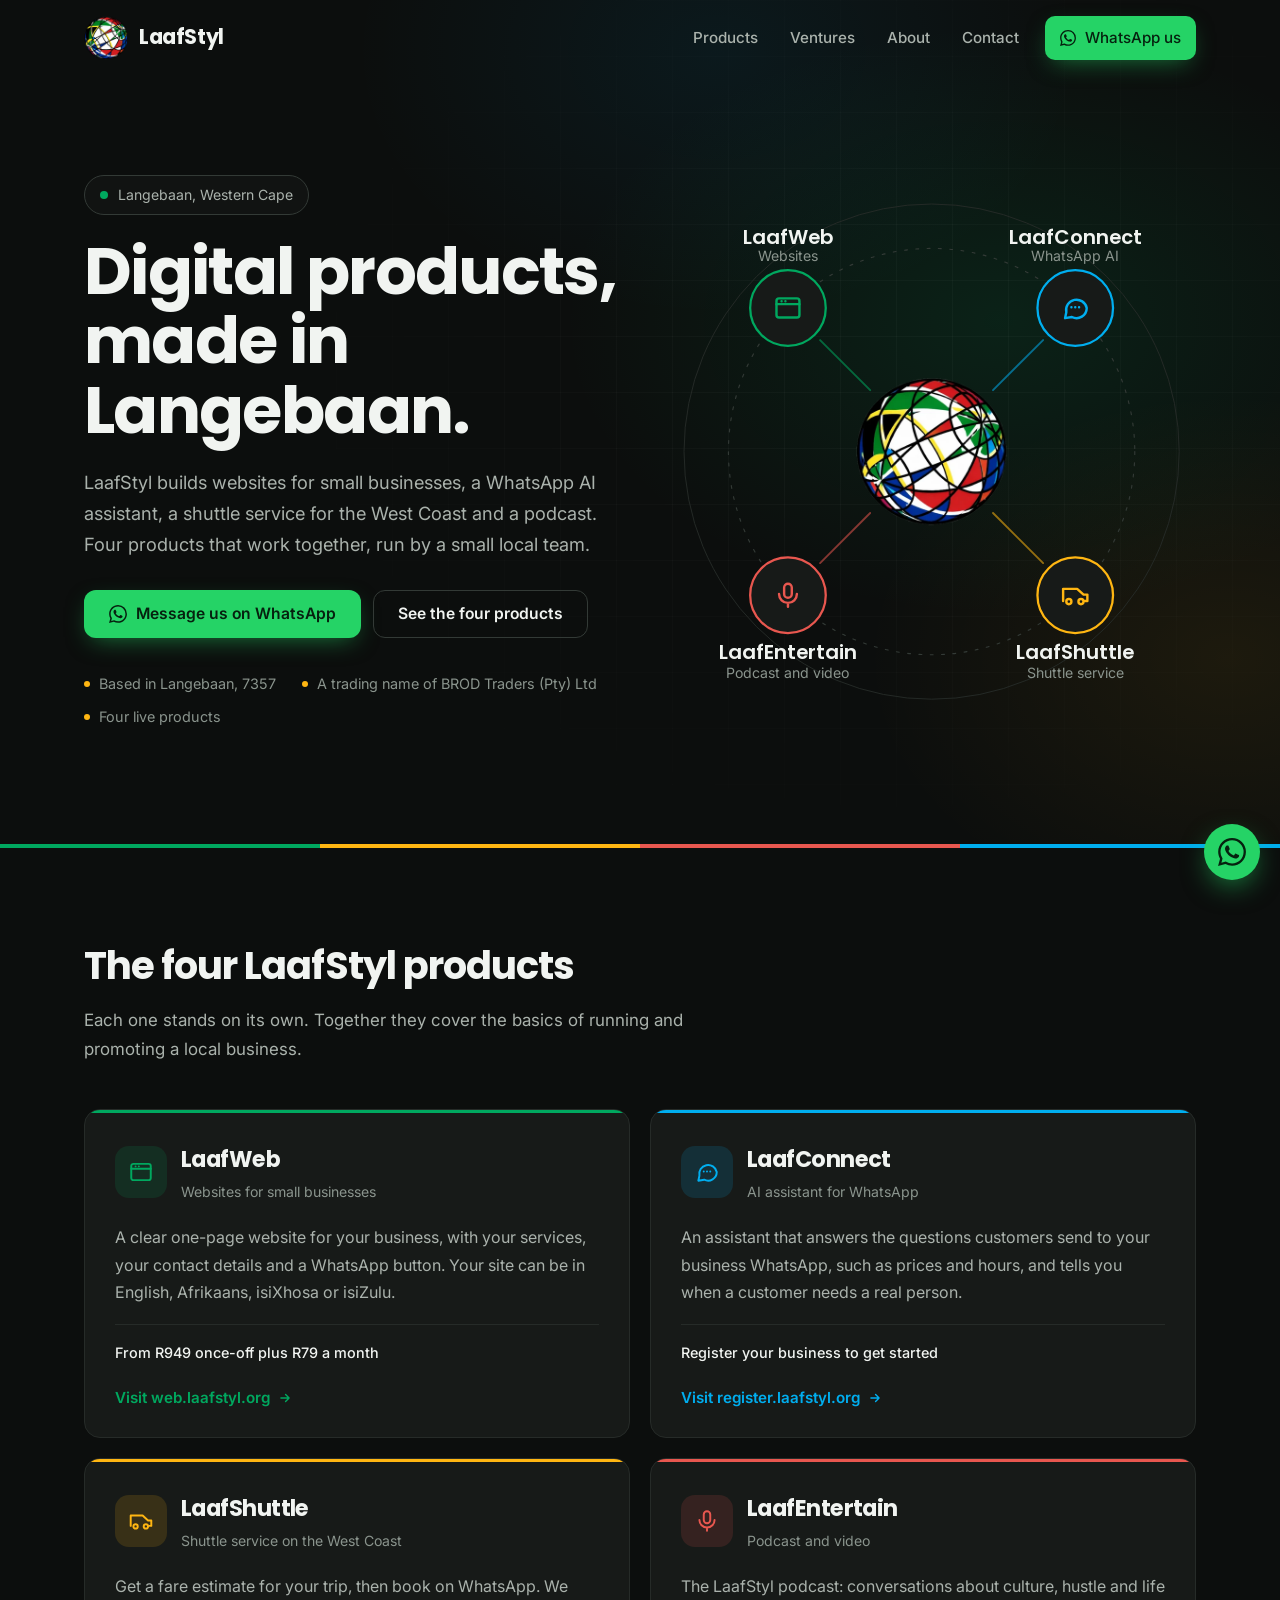
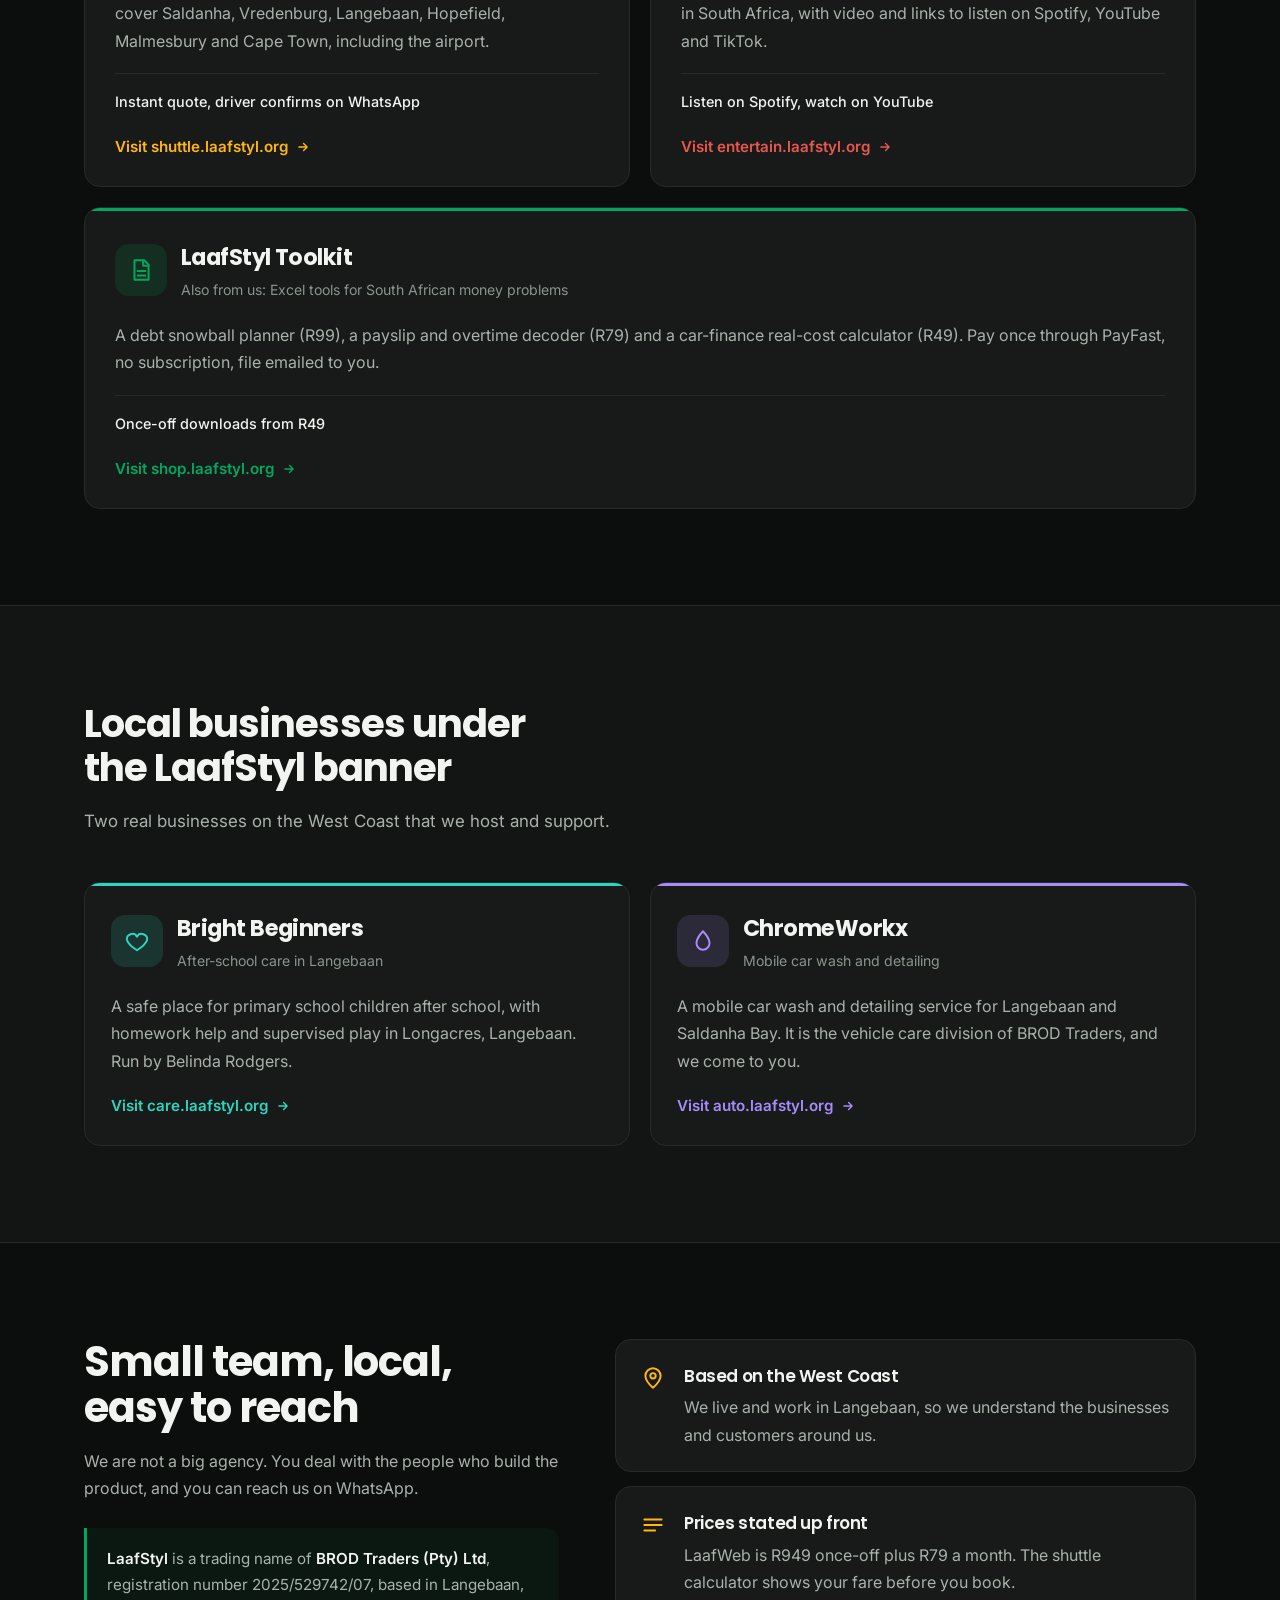
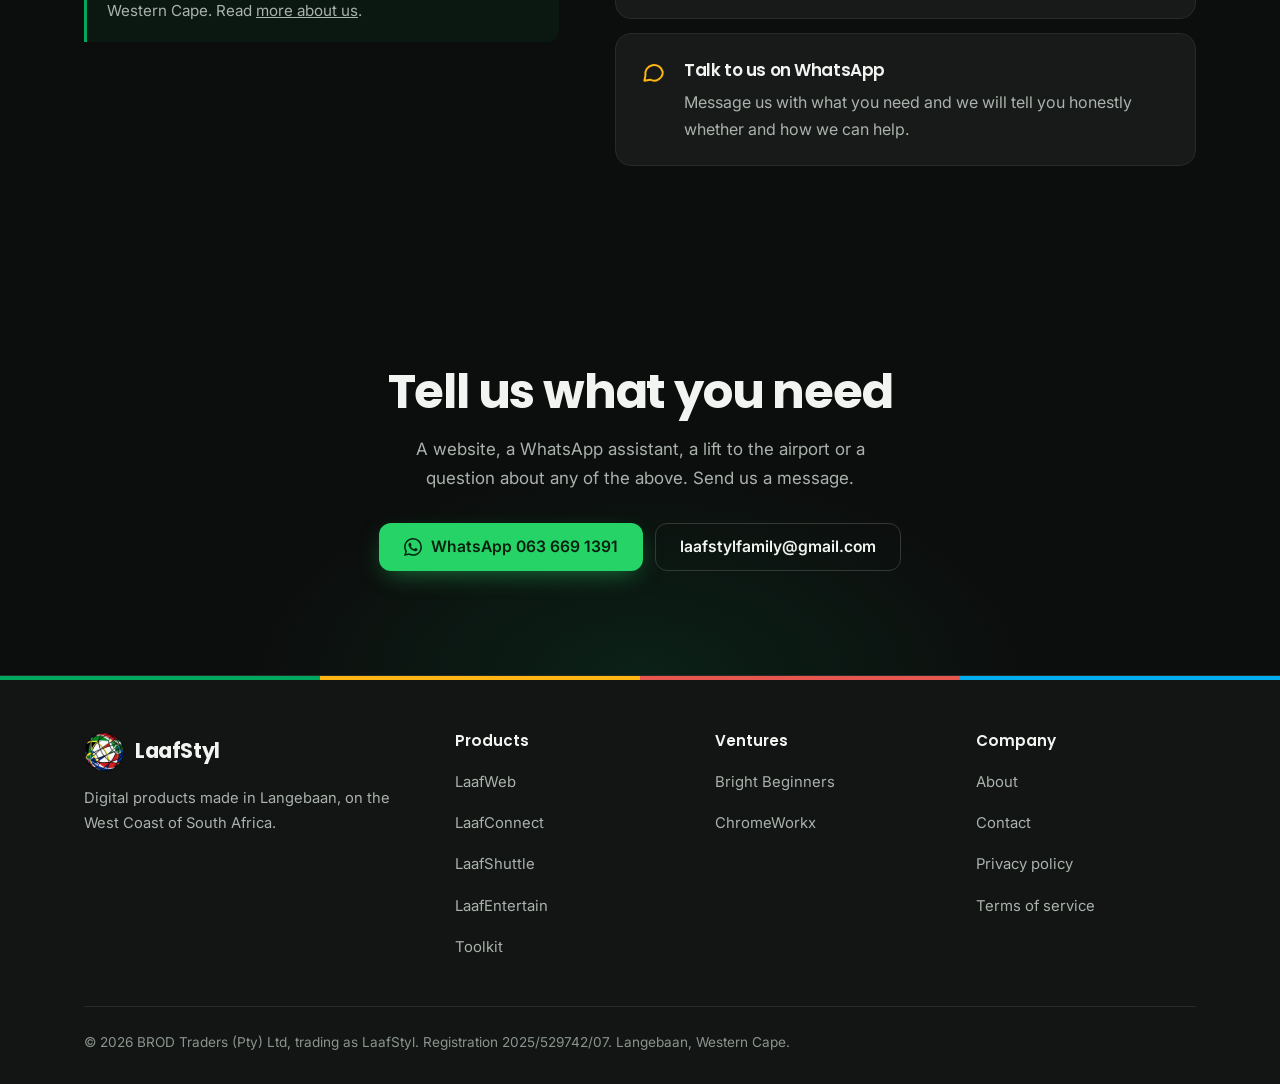
<file: index.html>
<!DOCTYPE html>
<html lang="en">
<head>
<meta charset="UTF-8">
<meta name="viewport" content="width=device-width, initial-scale=1">
<title>LaafStyl: digital products from Langebaan, South Africa</title>
<meta name="description" content="LaafStyl is a Langebaan company that makes websites for small businesses, a WhatsApp AI assistant, a West Coast shuttle service and a podcast.">
<meta name="author" content="LaafStyl, a trading name of BROD Traders (Pty) Ltd">
<meta name="geo.region" content="ZA-WC">
<meta name="geo.placename" content="Langebaan, Western Cape, South Africa">
<meta name="theme-color" content="#0c0e0d">
<link rel="canonical" href="https://www.laafstyl.org/">
<meta property="og:site_name" content="LaafStyl">
<meta property="og:title" content="LaafStyl: digital products from Langebaan, South Africa">
<meta property="og:description" content="Websites for small businesses, a WhatsApp AI assistant, a West Coast shuttle service and a podcast. Made in Langebaan.">
<meta property="og:type" content="website">
<meta property="og:url" content="https://www.laafstyl.org/">
<meta property="og:locale" content="en_ZA">
<meta property="og:image" content="https://www.laafstyl.org/assets/og.png">
<meta property="og:image:width" content="1200">
<meta property="og:image:height" content="630">
<meta property="og:image:alt" content="The LaafStyl globe connected to four products: LaafWeb, LaafConnect, LaafShuttle and LaafEntertain">
<meta name="twitter:card" content="summary_large_image">
<meta name="twitter:title" content="LaafStyl: digital products from Langebaan, South Africa">
<meta name="twitter:description" content="Websites for small businesses, a WhatsApp AI assistant, a West Coast shuttle service and a podcast.">
<meta name="twitter:image" content="https://www.laafstyl.org/assets/og.png">
<link rel="icon" href="/favicon.ico" sizes="any">
<link rel="icon" type="image/png" sizes="32x32" href="/assets/favicon-32.png">
<link rel="apple-touch-icon" href="/assets/favicon-180.png">
<link rel="preconnect" href="https://fonts.googleapis.com">
<link rel="preconnect" href="https://fonts.gstatic.com" crossorigin>
<link rel="preload" as="image" href="/assets/globe-320.webp" type="image/webp">
<link rel="stylesheet" href="https://fonts.googleapis.com/css2?family=Inter:wght@400;500;600&family=Poppins:wght@600;700&display=swap">
<link rel="stylesheet" href="/assets/site.css?v=20261004">
<script type="application/ld+json">
{
  "@context": "https://schema.org",
  "@graph": [
    {
      "@type": "Organization",
      "@id": "https://www.laafstyl.org/#parent",
      "name": "BROD Traders (Pty) Ltd",
      "legalName": "BROD Traders (Pty) Ltd",
      "identifier": "2025/529742/07",
      "address": {"@type": "PostalAddress", "addressLocality": "Langebaan", "addressRegion": "Western Cape", "postalCode": "7357", "addressCountry": "ZA"}
    },
    {
      "@type": ["Organization", "LocalBusiness"],
      "@id": "https://www.laafstyl.org/#org",
      "name": "LaafStyl",
      "alternateName": "Laafstyl",
      "url": "https://www.laafstyl.org/",
      "logo": {"@type": "ImageObject", "url": "https://www.laafstyl.org/assets/logo.png", "width": 512, "height": 512},
      "image": "https://www.laafstyl.org/assets/og.png",
      "description": "LaafStyl is a Langebaan company that makes websites for small businesses (LaafWeb), a WhatsApp AI assistant (LaafConnect), a West Coast shuttle service (LaafShuttle) and a podcast (LaafEntertain).",
      "parentOrganization": {"@id": "https://www.laafstyl.org/#parent"},
      "telephone": "+27636691391",
      "email": "laafstylfamily@gmail.com",
      "address": {"@type": "PostalAddress", "addressLocality": "Langebaan", "addressRegion": "Western Cape", "postalCode": "7357", "addressCountry": "ZA"},
      "geo": {"@type": "GeoCoordinates", "latitude": -33.0897, "longitude": 18.0261},
      "areaServed": [
        {"@type": "AdministrativeArea", "name": "West Coast, Western Cape"},
        {"@type": "Country", "name": "South Africa"}
      ],
      "contactPoint": {"@type": "ContactPoint", "contactType": "customer support", "telephone": "+27636691391", "email": "laafstylfamily@gmail.com", "availableLanguage": ["English", "Afrikaans"]},
      "sameAs": [
        "https://web.laafstyl.org",
        "https://register.laafstyl.org",
        "https://shuttle.laafstyl.org",
        "https://entertain.laafstyl.org",
        "https://care.laafstyl.org",
        "https://auto.laafstyl.org"
      ],
      "hasOfferCatalog": {
        "@type": "OfferCatalog",
        "name": "LaafStyl products",
        "itemListElement": [
          {"@type": "Offer", "itemOffered": {"@type": "Service", "name": "LaafWeb", "description": "One-page websites for small businesses, in English, Afrikaans, isiXhosa and isiZulu.", "url": "https://web.laafstyl.org"}, "price": "949", "priceCurrency": "ZAR"},
          {"@type": "Offer", "itemOffered": {"@type": "Service", "name": "LaafConnect", "description": "An AI assistant for a business WhatsApp number.", "url": "https://register.laafstyl.org"}},
          {"@type": "Offer", "itemOffered": {"@type": "Service", "name": "LaafShuttle", "description": "Shuttle service on the West Coast with an instant fare quote and WhatsApp booking.", "url": "https://shuttle.laafstyl.org"}},
          {"@type": "Offer", "itemOffered": {"@type": "Service", "name": "LaafEntertain", "description": "The LaafStyl podcast and video channel.", "url": "https://entertain.laafstyl.org"}}
        ]
      }
    },
    {
      "@type": "WebSite",
      "@id": "https://www.laafstyl.org/#website",
      "url": "https://www.laafstyl.org/",
      "name": "LaafStyl",
      "inLanguage": "en-ZA",
      "publisher": {"@id": "https://www.laafstyl.org/#org"}
    },
    {
      "@type": "WebPage",
      "@id": "https://www.laafstyl.org/#webpage",
      "url": "https://www.laafstyl.org/",
      "name": "LaafStyl: digital products from Langebaan, South Africa",
      "isPartOf": {"@id": "https://www.laafstyl.org/#website"},
      "about": {"@id": "https://www.laafstyl.org/#org"},
      "primaryImageOfPage": {"@type": "ImageObject", "url": "https://www.laafstyl.org/assets/og.png"},
      "inLanguage": "en-ZA"
    }
  ]
}
</script>
<script defer src="https://static.cloudflareinsights.com/beacon.min.js" data-cf-beacon='{"token": "98d72898b6714b828172b4507930c93f"}'></script><!-- cf-web-analytics -->
</head>
<body>
<a class="skip" href="#main">Skip to content</a>

<header class="hdr" id="top">
  <div class="container">
    <a class="brand" href="/" aria-label="LaafStyl home">
      <img src="/assets/globe-96.png" width="44" height="44" alt="">LaafStyl
    </a>
    <nav class="nav" aria-label="Main">
      <a href="#products">Products</a>
      <a href="#ventures">Ventures</a>
      <a href="about.html">About</a>
      <a href="contact.html">Contact</a>
      <a class="btn btn-wa btn-sm" href="https://wa.me/27636691391?text=Hi%20LaafStyl%2C%20I%27d%20like%20to%20start%20a%20project" target="_blank" rel="noopener"><svg viewBox="0 0 24 24" width="16" height="16" fill="currentColor" aria-hidden="true"><path d="M17.472 14.382c-.297-.149-1.758-.867-2.03-.967-.273-.099-.471-.148-.67.15-.197.297-.767.966-.94 1.164-.173.199-.347.223-.644.075-.297-.15-1.255-.463-2.39-1.475-.883-.788-1.48-1.761-1.653-2.059-.173-.297-.018-.458.13-.606.134-.133.298-.347.446-.52.149-.174.198-.298.298-.497.099-.198.05-.371-.025-.52-.075-.149-.669-1.612-.916-2.207-.242-.579-.487-.5-.669-.51-.173-.008-.371-.01-.57-.01-.198 0-.52.074-.792.372-.272.297-1.04 1.016-1.04 2.479 0 1.462 1.065 2.875 1.213 3.074.149.198 2.096 3.2 5.077 4.487.709.306 1.262.489 1.694.625.712.227 1.36.195 1.871.118.571-.085 1.758-.719 2.006-1.413.248-.694.248-1.289.173-1.413-.074-.124-.272-.198-.57-.347m-5.421 7.403h-.004a9.87 9.87 0 01-5.031-1.378l-.361-.214-3.741.982.998-3.648-.235-.374a9.86 9.86 0 01-1.51-5.26c.001-5.45 4.436-9.884 9.888-9.884 2.64 0 5.122 1.03 6.988 2.898a9.825 9.825 0 012.893 6.994c-.003 5.45-4.437 9.884-9.885 9.884m8.413-18.297A11.815 11.815 0 0012.05 0C5.495 0 .16 5.335.157 11.892c0 2.096.547 4.142 1.588 5.945L.057 24l6.305-1.654a11.882 11.882 0 005.683 1.448h.005c6.554 0 11.89-5.335 11.893-11.893a11.821 11.821 0 00-3.48-8.413Z"/></svg>WhatsApp us</a>
    </nav>
    <button class="burger" id="burger" aria-label="Open menu" aria-expanded="false" aria-controls="mnav">
      <svg class="b" width="22" height="22" viewBox="0 0 24 24" fill="none" stroke="currentColor" stroke-width="2" stroke-linecap="round" aria-hidden="true"><path d="M3 6h18M3 12h18M3 18h18"/></svg>
      <svg class="x" width="22" height="22" viewBox="0 0 24 24" fill="none" stroke="currentColor" stroke-width="2" stroke-linecap="round" aria-hidden="true"><path d="M6 6l12 12M18 6L6 18"/></svg>
    </button>
  </div>
</header>
<div class="scrim" id="scrim"></div>
<aside class="mnav" id="mnav" aria-label="Menu">
  <div class="mnav-top">
    <span class="brand"><img src="/assets/globe-96.png" width="40" height="40" alt="">LaafStyl</span>
    <button id="mclose" aria-label="Close menu"><svg width="22" height="22" viewBox="0 0 24 24" fill="none" stroke="currentColor" stroke-width="2" stroke-linecap="round" aria-hidden="true"><path d="M6 6l12 12M18 6L6 18"/></svg></button>
  </div>
  <a class="l" href="#products">Products</a>
  <a class="l" href="#ventures">Ventures</a>
  <a class="l" href="about.html">About</a>
  <a class="l" href="contact.html">Contact</a>
  <a class="btn btn-wa" href="https://wa.me/27636691391?text=Hi%20LaafStyl%2C%20I%27d%20like%20to%20start%20a%20project" target="_blank" rel="noopener">WhatsApp us</a>
</aside>

<main id="main">
<section class="hero" aria-labelledby="h1">
  <div class="container hero-grid">
    <div>
      <p class="where"><i aria-hidden="true"></i>Langebaan, Western Cape</p>
      <h1 id="h1">Digital products, made in Langebaan.</h1>
      <p class="lead">LaafStyl builds websites for small businesses, a WhatsApp AI assistant, a shuttle service for the West Coast and a podcast. Four products that work together, run by a small local team.</p>
      <div class="hero-cta">
        <a class="btn btn-wa" href="https://wa.me/27636691391?text=Hi%20LaafStyl%2C%20I%27d%20like%20to%20start%20a%20project" target="_blank" rel="noopener"><svg viewBox="0 0 24 24" width="18" height="18" fill="currentColor" aria-hidden="true"><path d="M17.472 14.382c-.297-.149-1.758-.867-2.03-.967-.273-.099-.471-.148-.67.15-.197.297-.767.966-.94 1.164-.173.199-.347.223-.644.075-.297-.15-1.255-.463-2.39-1.475-.883-.788-1.48-1.761-1.653-2.059-.173-.297-.018-.458.13-.606.134-.133.298-.347.446-.52.149-.174.198-.298.298-.497.099-.198.05-.371-.025-.52-.075-.149-.669-1.612-.916-2.207-.242-.579-.487-.5-.669-.51-.173-.008-.371-.01-.57-.01-.198 0-.52.074-.792.372-.272.297-1.04 1.016-1.04 2.479 0 1.462 1.065 2.875 1.213 3.074.149.198 2.096 3.2 5.077 4.487.709.306 1.262.489 1.694.625.712.227 1.36.195 1.871.118.571-.085 1.758-.719 2.006-1.413.248-.694.248-1.289.173-1.413-.074-.124-.272-.198-.57-.347m-5.421 7.403h-.004a9.87 9.87 0 01-5.031-1.378l-.361-.214-3.741.982.998-3.648-.235-.374a9.86 9.86 0 01-1.51-5.26c.001-5.45 4.436-9.884 9.888-9.884 2.64 0 5.122 1.03 6.988 2.898a9.825 9.825 0 012.893 6.994c-.003 5.45-4.437 9.884-9.885 9.884m8.413-18.297A11.815 11.815 0 0012.05 0C5.495 0 .16 5.335.157 11.892c0 2.096.547 4.142 1.588 5.945L.057 24l6.305-1.654a11.882 11.882 0 005.683 1.448h.005c6.554 0 11.89-5.335 11.893-11.893a11.821 11.821 0 00-3.48-8.413Z"/></svg>Message us on WhatsApp</a>
        <a class="btn btn-ghost" href="#products">See the four products</a>
      </div>
      <ul class="facts">
        <li>Based in Langebaan, 7357</li>
        <li>A trading name of BROD Traders (Pty) Ltd</li>
        <li>Four live products</li>
      </ul>
    </div>

    <div class="eco-wrap">
      <svg class="eco" viewBox="0 0 560 560" role="group" aria-label="The LaafStyl globe at the centre, connected to LaafWeb, LaafConnect, LaafShuttle and LaafEntertain" focusable="false">
        <circle class="orbit2" cx="280" cy="280" r="262"/>
        <circle class="orbit" cx="280" cy="280" r="215"/>
        <g class="globe">
          <g class="globe-spin"><image href="/assets/globe-320.webp" x="200" y="200" width="160" height="160" aria-label="LaafStyl globe"/></g>
        </g>

        <!-- connectors: pathLength=1 so the draw animation is length independent -->
        <g class="c-web"><line class="cn" style="--i:0" pathLength="1" x1="215" y1="215" x2="162" y2="162"/><line class="pk" style="--i:0" pathLength="1" x1="215" y1="215" x2="162" y2="162"/></g>
        <g class="c-con"><line class="cn" style="--i:1" pathLength="1" x1="345" y1="215" x2="398" y2="162"/><line class="pk" style="--i:1" pathLength="1" x1="345" y1="215" x2="398" y2="162"/></g>
        <g class="c-shu"><line class="cn" style="--i:2" pathLength="1" x1="345" y1="345" x2="398" y2="398"/><line class="pk" style="--i:2" pathLength="1" x1="345" y1="345" x2="398" y2="398"/></g>
        <g class="c-ent"><line class="cn" style="--i:3" pathLength="1" x1="215" y1="345" x2="162" y2="398"/><line class="pk" style="--i:3" pathLength="1" x1="215" y1="345" x2="162" y2="398"/></g>

        <!-- nodes (each is a real link) -->
        <g class="c-web">
          <g class="nd" data-k="0" style="--i:0"><circle class="bg" cx="128" cy="128" r="40"/><g class="grow"><g transform="translate(128 128) scale(1.35) translate(-12 -12)"><rect class="ic" x="3" y="4.5" width="18" height="15" rx="2"/><path class="ic" d="M3 9h18M7 6.8h.01M10 6.8h.01"/></g></g></g>
          <g class="lb" style="--i:0"><text class="sb" x="128" y="78">Websites</text><text class="nm" x="128" y="60">LaafWeb</text></g>
        </g>
        <g class="c-con">
          <g class="nd" data-k="1" style="--i:1"><circle class="bg" cx="432" cy="128" r="40"/><g class="grow"><g transform="translate(432 128) scale(1.35) translate(-12 -12)"><path class="ic" d="M21 12a8 8 0 0 1-11.6 7.1L4 20l1-4.6A8 8 0 1 1 21 12z"/><path class="ic" d="M9 11.5h.01M12 11.5h.01M15 11.5h.01"/></g></g></g>
          <g class="lb" style="--i:1"><text class="sb" x="432" y="78">WhatsApp AI</text><text class="nm" x="432" y="60">LaafConnect</text></g>
        </g>
        <g class="c-shu">
          <g class="nd" data-k="2" style="--i:2"><circle class="bg" cx="432" cy="432" r="40"/><g class="grow"><g transform="translate(432 432) scale(1.35) translate(-12 -12)"><path class="ic" d="M2.5 16.5V7h11l5 4.5h3v5h-2"/><circle class="ic" cx="7" cy="17" r="2"/><circle class="ic" cx="16.5" cy="17" r="2"/></g></g></g>
          <g class="lb" style="--i:2"><text class="nm" x="432" y="500">LaafShuttle</text><text class="sb" x="432" y="520">Shuttle service</text></g>
        </g>
        <g class="c-ent">
          <g class="nd" data-k="3" style="--i:3"><circle class="bg" cx="128" cy="432" r="40"/><g class="grow"><g transform="translate(128 432) scale(1.35) translate(-12 -12)"><rect class="ic" x="9" y="3" width="6" height="11" rx="3"/><path class="ic" d="M5 11a7 7 0 0 0 14 0M12 18v3"/></g></g></g>
          <g class="lb" style="--i:3"><text class="nm" x="128" y="500">LaafEntertain</text><text class="sb" x="128" y="520">Podcast and video</text></g>
        </g>
      </svg>
      <ul class="eco-links">
        <li><a class="c-web" data-k="0" href="https://web.laafstyl.org" aria-label="LaafWeb: websites for small businesses" style="left:10.36%;top:6.07%"></a></li>
        <li><a class="c-con" data-k="1" href="https://register.laafstyl.org" aria-label="LaafConnect: WhatsApp AI assistant" style="left:64.64%;top:6.07%"></a></li>
        <li><a class="c-shu" data-k="2" href="https://shuttle.laafstyl.org" aria-label="LaafShuttle: West Coast shuttle service" style="left:64.64%;top:69.64%"></a></li>
        <li><a class="c-ent" data-k="3" href="https://entertain.laafstyl.org" aria-label="LaafEntertain: the LaafStyl podcast" style="left:10.36%;top:69.64%"></a></li>
      </ul>
    </div>
  </div>
</section>
<div class="flagbar" aria-hidden="true"><span></span><span></span><span></span><span></span></div>

<section class="sec" id="products" aria-labelledby="h-products">
  <div class="container">
    <div class="sec-hd">
      <h2 id="h-products">The four LaafStyl products</h2>
      <p>Each one stands on its own. Together they cover the basics of running and promoting a local business.</p>
    </div>
    <div class="grid2">
      <article class="card cv-green rv" style="--i:0">
        <div class="card-top"><span class="ico"><svg viewBox="0 0 24 24" aria-hidden="true"><rect x="3" y="4.5" width="18" height="15" rx="2"/><path d="M3 9h18M7 6.8h.01M10 6.8h.01"/></svg></span><div><h3>LaafWeb</h3><span class="cat">Websites for small businesses</span></div></div>
        <p>A clear one-page website for your business, with your services, your contact details and a WhatsApp button. Your site can be in English, Afrikaans, isiXhosa or isiZulu.</p>
        <div class="meta">From R949 once-off plus R79 a month</div>
        <a class="go" href="https://web.laafstyl.org">Visit web.laafstyl.org <svg width="14" height="14" viewBox="0 0 24 24" fill="none" stroke="currentColor" stroke-width="2.4" stroke-linecap="round" stroke-linejoin="round" aria-hidden="true"><path d="M5 12h14M13 6l6 6-6 6"/></svg></a>
      </article>
      <article class="card cv-blue rv" style="--i:1">
        <div class="card-top"><span class="ico"><svg viewBox="0 0 24 24" aria-hidden="true"><path d="M21 12a8 8 0 0 1-11.6 7.1L4 20l1-4.6A8 8 0 1 1 21 12z"/><path d="M9 11.5h.01M12 11.5h.01M15 11.5h.01"/></svg></span><div><h3>LaafConnect</h3><span class="cat">AI assistant for WhatsApp</span></div></div>
        <p>An assistant that answers the questions customers send to your business WhatsApp, such as prices and hours, and tells you when a customer needs a real person.</p>
        <div class="meta">Register your business to get started</div>
        <a class="go" href="https://register.laafstyl.org">Visit register.laafstyl.org <svg width="14" height="14" viewBox="0 0 24 24" fill="none" stroke="currentColor" stroke-width="2.4" stroke-linecap="round" stroke-linejoin="round" aria-hidden="true"><path d="M5 12h14M13 6l6 6-6 6"/></svg></a>
      </article>
      <article class="card cv-gold rv" style="--i:2">
        <div class="card-top"><span class="ico"><svg viewBox="0 0 24 24" aria-hidden="true"><path d="M2.5 16.5V7h11l5 4.5h3v5h-2"/><circle cx="7" cy="17" r="2"/><circle cx="16.5" cy="17" r="2"/></svg></span><div><h3>LaafShuttle</h3><span class="cat">Shuttle service on the West Coast</span></div></div>
        <p>Get a fare estimate for your trip, then book on WhatsApp. We cover Saldanha, Vredenburg, Langebaan, Hopefield, Malmesbury and Cape Town, including the airport.</p>
        <div class="meta">Instant quote, driver confirms on WhatsApp</div>
        <a class="go" href="https://shuttle.laafstyl.org">Visit shuttle.laafstyl.org <svg width="14" height="14" viewBox="0 0 24 24" fill="none" stroke="currentColor" stroke-width="2.4" stroke-linecap="round" stroke-linejoin="round" aria-hidden="true"><path d="M5 12h14M13 6l6 6-6 6"/></svg></a>
      </article>
      <article class="card cv-red rv" style="--i:3">
        <div class="card-top"><span class="ico"><svg viewBox="0 0 24 24" aria-hidden="true"><rect x="9" y="3" width="6" height="11" rx="3"/><path d="M5 11a7 7 0 0 0 14 0M12 18v3"/></svg></span><div><h3>LaafEntertain</h3><span class="cat">Podcast and video</span></div></div>
        <p>The LaafStyl podcast: conversations about culture, hustle and life in South Africa, with video and links to listen on Spotify, YouTube and TikTok.</p>
        <div class="meta">Listen on Spotify, watch on YouTube</div>
        <a class="go" href="https://entertain.laafstyl.org">Visit entertain.laafstyl.org <svg width="14" height="14" viewBox="0 0 24 24" fill="none" stroke="currentColor" stroke-width="2.4" stroke-linecap="round" stroke-linejoin="round" aria-hidden="true"><path d="M5 12h14M13 6l6 6-6 6"/></svg></a>
      </article>
      <article class="card cv-green rv" style="--i:4;grid-column:1/-1">
        <div class="card-top"><span class="ico"><svg viewBox="0 0 24 24" aria-hidden="true"><path d="M6 3h9l4 4v14H6z"/><path d="M14 3v5h5M9 13h7M9 17h7"/></svg></span><div><h3>LaafStyl Toolkit</h3><span class="cat">Also from us: Excel tools for South African money problems</span></div></div>
        <p>A debt snowball planner (R99), a payslip and overtime decoder (R79) and a car-finance real-cost calculator (R49). Pay once through PayFast, no subscription, file emailed to you.</p>
        <div class="meta">Once-off downloads from R49</div>
        <a class="go" href="https://shop.laafstyl.org">Visit shop.laafstyl.org <svg width="14" height="14" viewBox="0 0 24 24" fill="none" stroke="currentColor" stroke-width="2.4" stroke-linecap="round" stroke-linejoin="round" aria-hidden="true"><path d="M5 12h14M13 6l6 6-6 6"/></svg></a>
      </article>
    </div>
  </div>
</section>

<section class="sec sec-alt ventures" id="ventures" aria-labelledby="h-ventures">
  <div class="container">
    <div class="sec-hd">
      <h2 id="h-ventures">Local businesses under the LaafStyl banner</h2>
      <p>Two real businesses on the West Coast that we host and support.</p>
    </div>
    <div class="grid2">
      <article class="card cv-teal rv" style="--i:0">
        <div class="card-top"><span class="ico"><svg viewBox="0 0 24 24" aria-hidden="true"><path d="M12 20.5s-7.5-4.6-9.3-9.3A5 5 0 0 1 12 8a5 5 0 0 1 9.3 3.2c-1.8 4.7-9.3 9.3-9.3 9.3z"/></svg></span><div><h3>Bright Beginners</h3><span class="cat">After-school care in Langebaan</span></div></div>
        <p>A safe place for primary school children after school, with homework help and supervised play in Longacres, Langebaan. Run by Belinda Rodgers.</p>
        <a class="go" href="https://care.laafstyl.org">Visit care.laafstyl.org <svg width="14" height="14" viewBox="0 0 24 24" fill="none" stroke="currentColor" stroke-width="2.4" stroke-linecap="round" stroke-linejoin="round" aria-hidden="true"><path d="M5 12h14M13 6l6 6-6 6"/></svg></a>
      </article>
      <article class="card cv-violet rv" style="--i:1">
        <div class="card-top"><span class="ico"><svg viewBox="0 0 24 24" aria-hidden="true"><path d="M12 3s6 6.4 6 11a6 6 0 0 1-12 0c0-4.6 6-11 6-11z"/></svg></span><div><h3>ChromeWorkx</h3><span class="cat">Mobile car wash and detailing</span></div></div>
        <p>A mobile car wash and detailing service for Langebaan and Saldanha Bay. It is the vehicle care division of BROD Traders, and we come to you.</p>
        <a class="go" href="https://auto.laafstyl.org">Visit auto.laafstyl.org <svg width="14" height="14" viewBox="0 0 24 24" fill="none" stroke="currentColor" stroke-width="2.4" stroke-linecap="round" stroke-linejoin="round" aria-hidden="true"><path d="M5 12h14M13 6l6 6-6 6"/></svg></a>
      </article>
    </div>
  </div>
</section>

<section class="sec" id="about" aria-labelledby="h-work">
  <div class="container work">
    <div>
      <h2 id="h-work">Small team, local, easy to reach</h2>
      <p>We are not a big agency. You deal with the people who build the product, and you can reach us on WhatsApp.</p>
      <p class="co"><strong>LaafStyl</strong> is a trading name of <strong>BROD Traders (Pty) Ltd</strong>, registration number 2025/529742/07, based in Langebaan, Western Cape. Read <a href="about.html">more about us</a>.</p>
    </div>
    <ul class="work-list">
      <li><svg viewBox="0 0 24 24" aria-hidden="true"><path d="M12 21s7-5.6 7-11a7 7 0 0 0-14 0c0 5.4 7 11 7 11z"/><circle cx="12" cy="10" r="2.5"/></svg><div><h3>Based on the West Coast</h3><p>We live and work in Langebaan, so we understand the businesses and customers around us.</p></div></li>
      <li><svg viewBox="0 0 24 24" aria-hidden="true"><path d="M4 7h16M4 12h16M4 17h10"/></svg><div><h3>Prices stated up front</h3><p>LaafWeb is R949 once-off plus R79 a month. The shuttle calculator shows your fare before you book.</p></div></li>
      <li><svg viewBox="0 0 24 24" aria-hidden="true"><path d="M21 12a8 8 0 0 1-11.6 7.1L4 20l1-4.6A8 8 0 1 1 21 12z"/></svg><div><h3>Talk to us on WhatsApp</h3><p>Message us with what you need and we will tell you honestly whether and how we can help.</p></div></li>
    </ul>
  </div>
</section>

<section class="cta" aria-labelledby="h-cta">
  <div class="container">
    <h2 id="h-cta">Tell us what you need</h2>
    <p>A website, a WhatsApp assistant, a lift to the airport or a question about any of the above. Send us a message.</p>
    <div class="hero-cta">
      <a class="btn btn-wa" href="https://wa.me/27636691391?text=Hi%20LaafStyl%2C%20I%27d%20like%20to%20start%20a%20project" target="_blank" rel="noopener"><svg viewBox="0 0 24 24" width="18" height="18" fill="currentColor" aria-hidden="true"><path d="M17.472 14.382c-.297-.149-1.758-.867-2.03-.967-.273-.099-.471-.148-.67.15-.197.297-.767.966-.94 1.164-.173.199-.347.223-.644.075-.297-.15-1.255-.463-2.39-1.475-.883-.788-1.48-1.761-1.653-2.059-.173-.297-.018-.458.13-.606.134-.133.298-.347.446-.52.149-.174.198-.298.298-.497.099-.198.05-.371-.025-.52-.075-.149-.669-1.612-.916-2.207-.242-.579-.487-.5-.669-.51-.173-.008-.371-.01-.57-.01-.198 0-.52.074-.792.372-.272.297-1.04 1.016-1.04 2.479 0 1.462 1.065 2.875 1.213 3.074.149.198 2.096 3.2 5.077 4.487.709.306 1.262.489 1.694.625.712.227 1.36.195 1.871.118.571-.085 1.758-.719 2.006-1.413.248-.694.248-1.289.173-1.413-.074-.124-.272-.198-.57-.347m-5.421 7.403h-.004a9.87 9.87 0 01-5.031-1.378l-.361-.214-3.741.982.998-3.648-.235-.374a9.86 9.86 0 01-1.51-5.26c.001-5.45 4.436-9.884 9.888-9.884 2.64 0 5.122 1.03 6.988 2.898a9.825 9.825 0 012.893 6.994c-.003 5.45-4.437 9.884-9.885 9.884m8.413-18.297A11.815 11.815 0 0012.05 0C5.495 0 .16 5.335.157 11.892c0 2.096.547 4.142 1.588 5.945L.057 24l6.305-1.654a11.882 11.882 0 005.683 1.448h.005c6.554 0 11.89-5.335 11.893-11.893a11.821 11.821 0 00-3.48-8.413Z"/></svg>WhatsApp 063 669 1391</a>
      <a class="btn btn-ghost" href="mailto:laafstylfamily@gmail.com">laafstylfamily@gmail.com</a>
    </div>
  </div>
</section>
</main>

<footer class="ftr">
  <div class="flagbar" aria-hidden="true" style="position:absolute;inset:0 0 auto 0"><span></span><span></span><span></span><span></span></div>
  <div class="container">
    <div class="ftr-top">
      <div>
        <a class="brand" href="/"><img src="/assets/globe-96.png" width="40" height="40" alt="" loading="lazy">LaafStyl</a>
        <p class="ftr-desc">Digital products made in Langebaan, on the West Coast of South Africa.</p>
      </div>
      <div>
        <h4>Products</h4>
        <ul>
          <li><a href="https://web.laafstyl.org">LaafWeb</a></li>
          <li><a href="https://register.laafstyl.org">LaafConnect</a></li>
          <li><a href="https://shuttle.laafstyl.org">LaafShuttle</a></li>
          <li><a href="https://entertain.laafstyl.org">LaafEntertain</a></li>
          <li><a href="https://shop.laafstyl.org">Toolkit</a></li>
        </ul>
      </div>
      <div>
        <h4>Ventures</h4>
        <ul>
          <li><a href="https://care.laafstyl.org">Bright Beginners</a></li>
          <li><a href="https://auto.laafstyl.org">ChromeWorkx</a></li>
        </ul>
      </div>
      <div>
        <h4>Company</h4>
        <ul>
          <li><a href="about.html">About</a></li>
          <li><a href="contact.html">Contact</a></li>
          <li><a href="privacy.html">Privacy policy</a></li>
          <li><a href="terms.html">Terms of service</a></li>
        </ul>
      </div>
    </div>
    <p class="ftr-bot">&copy; <span id="yr">2026</span> BROD Traders (Pty) Ltd, trading as LaafStyl. Registration 2025/529742/07. Langebaan, Western Cape.</p>
  </div>
</footer>

<a class="wa-float" href="https://wa.me/27636691391?text=Hi%20LaafStyl%2C%20I%27d%20like%20to%20start%20a%20project" target="_blank" rel="noopener" aria-label="Chat with us on WhatsApp"><svg viewBox="0 0 24 24" width="28" height="28" fill="currentColor" aria-hidden="true"><path d="M17.472 14.382c-.297-.149-1.758-.867-2.03-.967-.273-.099-.471-.148-.67.15-.197.297-.767.966-.94 1.164-.173.199-.347.223-.644.075-.297-.15-1.255-.463-2.39-1.475-.883-.788-1.48-1.761-1.653-2.059-.173-.297-.018-.458.13-.606.134-.133.298-.347.446-.52.149-.174.198-.298.298-.497.099-.198.05-.371-.025-.52-.075-.149-.669-1.612-.916-2.207-.242-.579-.487-.5-.669-.51-.173-.008-.371-.01-.57-.01-.198 0-.52.074-.792.372-.272.297-1.04 1.016-1.04 2.479 0 1.462 1.065 2.875 1.213 3.074.149.198 2.096 3.2 5.077 4.487.709.306 1.262.489 1.694.625.712.227 1.36.195 1.871.118.571-.085 1.758-.719 2.006-1.413.248-.694.248-1.289.173-1.413-.074-.124-.272-.198-.57-.347m-5.421 7.403h-.004a9.87 9.87 0 01-5.031-1.378l-.361-.214-3.741.982.998-3.648-.235-.374a9.86 9.86 0 01-1.51-5.26c.001-5.45 4.436-9.884 9.888-9.884 2.64 0 5.122 1.03 6.988 2.898a9.825 9.825 0 012.893 6.994c-.003 5.45-4.437 9.884-9.885 9.884m8.413-18.297A11.815 11.815 0 0012.05 0C5.495 0 .16 5.335.157 11.892c0 2.096.547 4.142 1.588 5.945L.057 24l6.305-1.654a11.882 11.882 0 005.683 1.448h.005c6.554 0 11.89-5.335 11.893-11.893a11.821 11.821 0 00-3.48-8.413Z"/></svg></a>
<script src="/assets/site.js?v=20261004" defer></script>
</body>
</html>
</file>
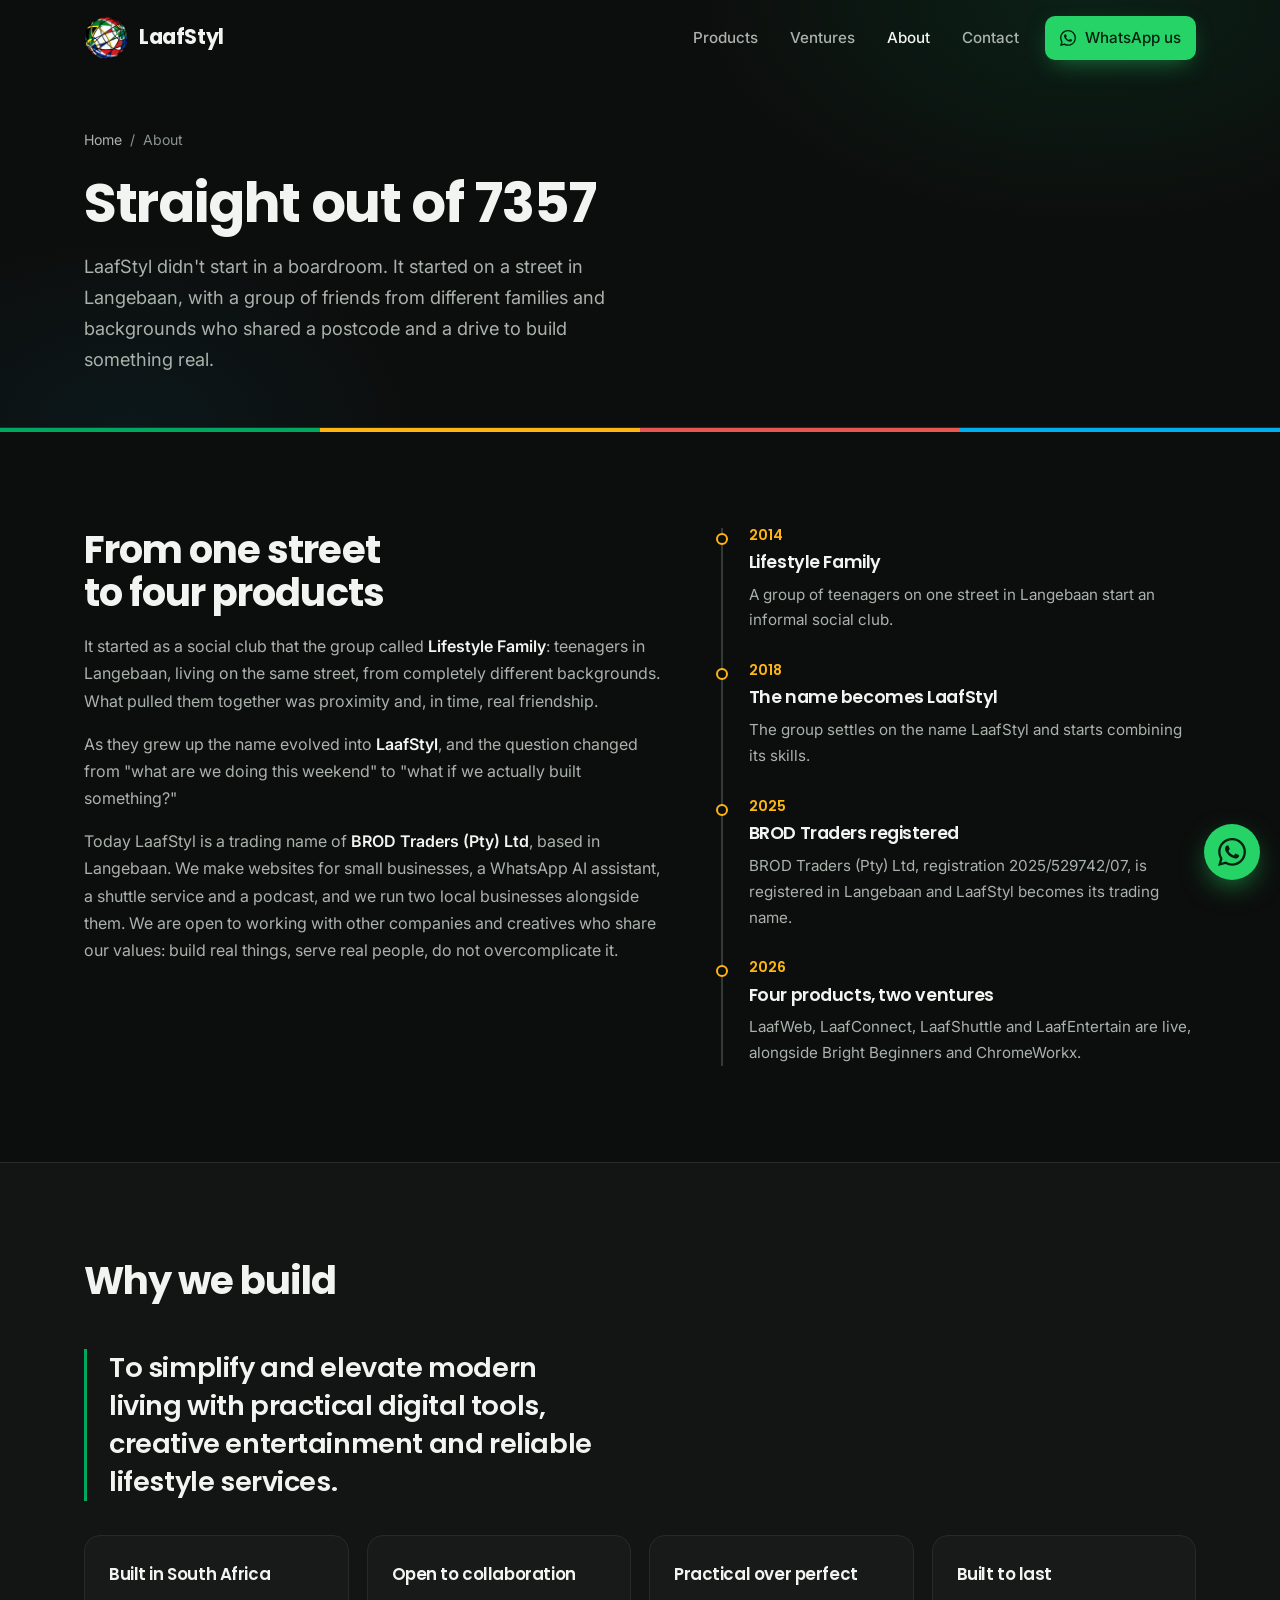
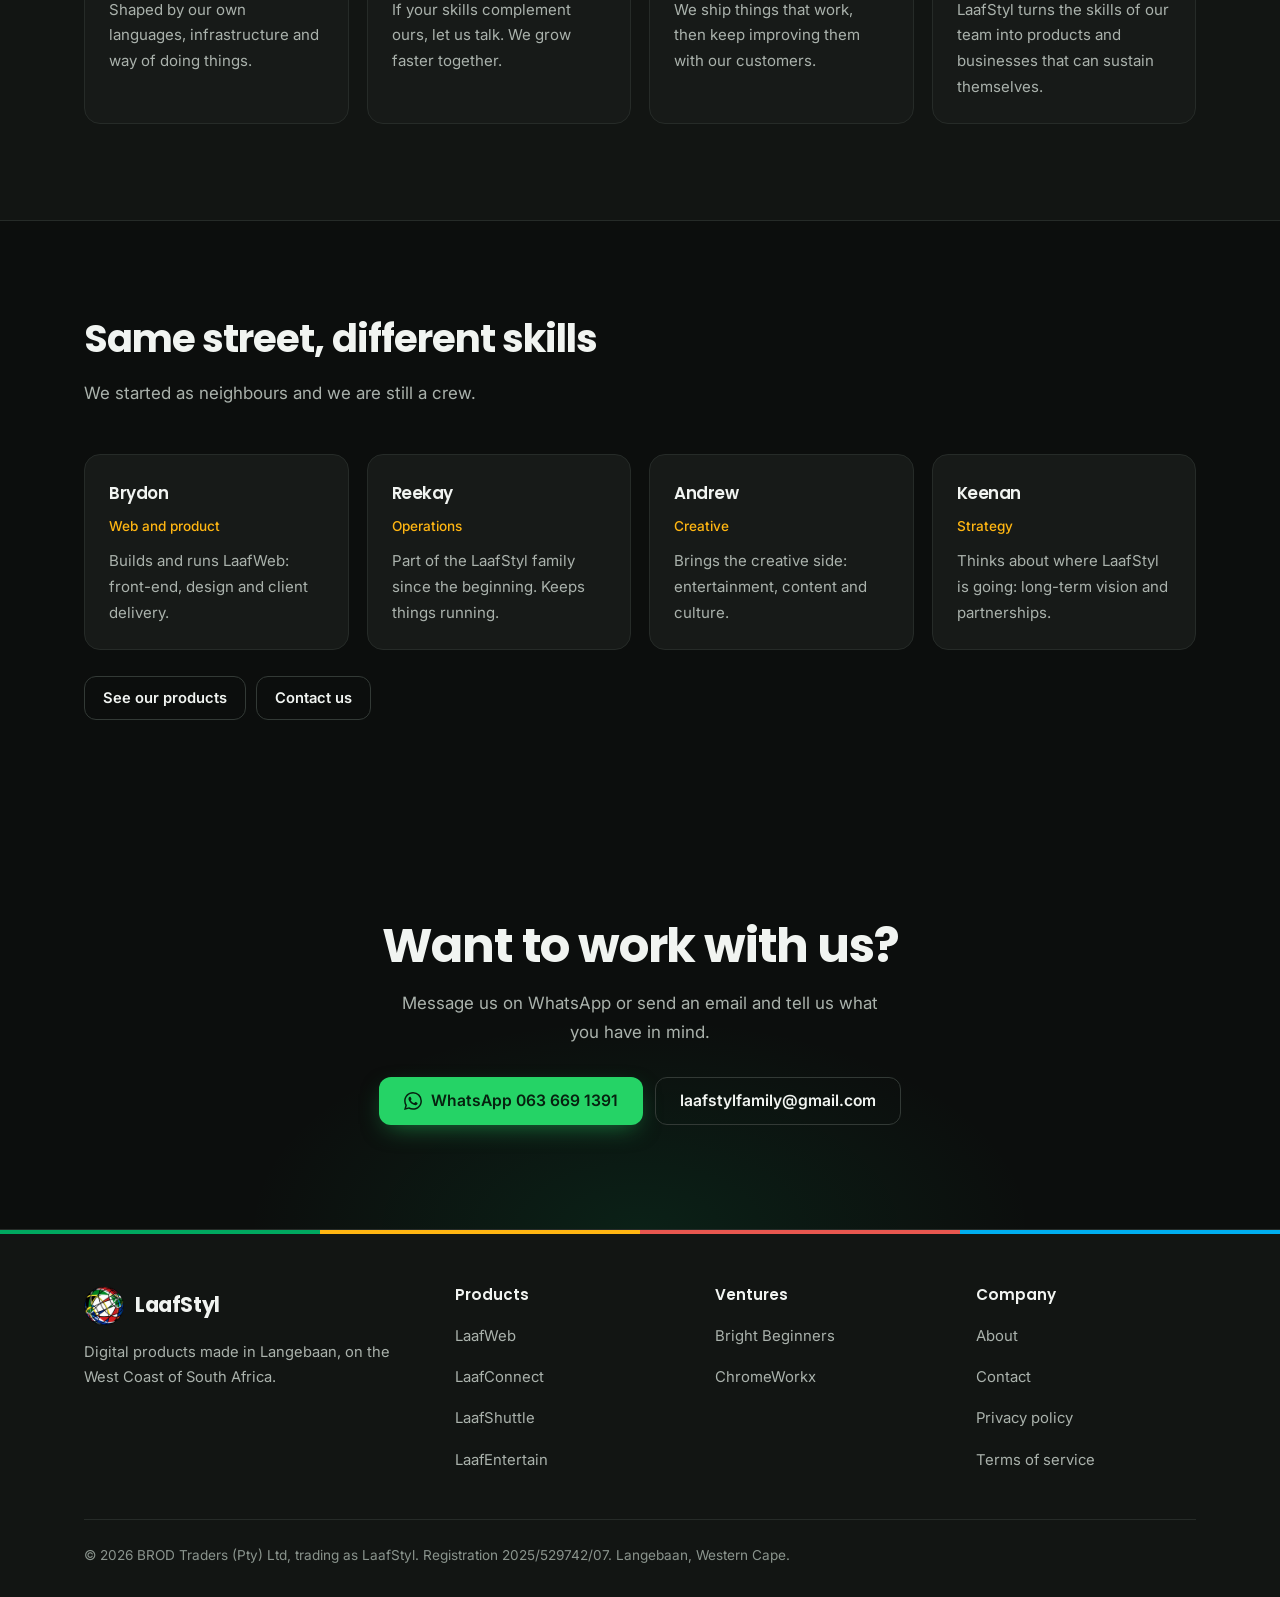
<file: about.html>
<!DOCTYPE html>
<html lang="en">
<head>
<meta charset="UTF-8">
<meta name="viewport" content="width=device-width, initial-scale=1">
<title>About LaafStyl: a Langebaan crew building digital products</title>
<meta name="description" content="LaafStyl started as a group of friends on one street in Langebaan. Today it is a trading name of BROD Traders (Pty) Ltd, making websites, WhatsApp AI, a shuttle service and a podcast.">
<meta name="author" content="LaafStyl, a trading name of BROD Traders (Pty) Ltd">
<meta name="theme-color" content="#0c0e0d">

<link rel="canonical" href="https://www.laafstyl.org/about.html">
<meta property="og:site_name" content="LaafStyl">
<meta property="og:title" content="About LaafStyl: a Langebaan crew building digital products">
<meta property="og:description" content="LaafStyl started as a group of friends on one street in Langebaan. Today it is a trading name of BROD Traders (Pty) Ltd, making websites, WhatsApp AI, a shuttle service and a podcast.">
<meta property="og:type" content="website">
<meta property="og:url" content="https://www.laafstyl.org/about.html">
<meta property="og:locale" content="en_ZA">
<meta property="og:image" content="https://www.laafstyl.org/assets/og.png">
<meta property="og:image:width" content="1200">
<meta property="og:image:height" content="630">
<meta name="twitter:card" content="summary_large_image">
<meta name="twitter:title" content="About LaafStyl: a Langebaan crew building digital products">
<meta name="twitter:description" content="LaafStyl started as a group of friends on one street in Langebaan. Today it is a trading name of BROD Traders (Pty) Ltd, making websites, WhatsApp AI, a shuttle service and a podcast.">
<meta name="twitter:image" content="https://www.laafstyl.org/assets/og.png">
<link rel="icon" href="/favicon.ico" sizes="any">
<link rel="icon" type="image/png" sizes="32x32" href="/assets/favicon-32.png">
<link rel="apple-touch-icon" href="/assets/favicon-180.png">
<link rel="preconnect" href="https://fonts.googleapis.com">
<link rel="preconnect" href="https://fonts.gstatic.com" crossorigin>
<link rel="stylesheet" href="https://fonts.googleapis.com/css2?family=Inter:wght@400;500;600&family=Poppins:wght@600;700&display=swap">
<link rel="stylesheet" href="/assets/site.css?v=20261004">
<script type="application/ld+json">
{
 "@context": "https://schema.org",
 "@graph": [
  {
   "@type": "AboutPage",
   "@id": "https://www.laafstyl.org/about.html#webpage",
   "url": "https://www.laafstyl.org/about.html",
   "name": "About LaafStyl: a Langebaan crew building digital products",
   "description": "LaafStyl started as a group of friends on one street in Langebaan. Today it is a trading name of BROD Traders (Pty) Ltd, making websites, WhatsApp AI, a shuttle service and a podcast.",
   "inLanguage": "en-ZA",
   "isPartOf": {
    "@id": "https://www.laafstyl.org/#website"
   },
   "about": {
    "@id": "https://www.laafstyl.org/#org"
   },
   "breadcrumb": {
    "@id": "https://www.laafstyl.org/about.html#crumbs"
   }
  },
  {
   "@type": "BreadcrumbList",
   "@id": "https://www.laafstyl.org/about.html#crumbs",
   "itemListElement": [
    {
     "@type": "ListItem",
     "position": 1,
     "name": "Home",
     "item": "https://www.laafstyl.org/"
    },
    {
     "@type": "ListItem",
     "position": 2,
     "name": "About LaafStyl",
     "item": "https://www.laafstyl.org/about.html"
    }
   ]
  }
 ]
}
</script>
<script defer src="https://static.cloudflareinsights.com/beacon.min.js" data-cf-beacon='{"token": "98d72898b6714b828172b4507930c93f"}'></script><!-- cf-web-analytics -->
</head>
<body>
<a class="skip" href="#main">Skip to content</a>

<header class="hdr" id="top">
  <div class="container">
    <a class="brand" href="/" aria-label="LaafStyl home">
      <img src="/assets/globe-96.png" width="44" height="44" alt="">LaafStyl
    </a>
    <nav class="nav" aria-label="Main">
      <a href="/#products">Products</a>
      <a href="/#ventures">Ventures</a>
      <a href="about.html" aria-current="page">About</a>
      <a href="contact.html">Contact</a>
      <a class="btn btn-wa btn-sm" href="https://wa.me/27636691391?text=Hi%20LaafStyl%2C%20I%27d%20like%20to%20start%20a%20project" target="_blank" rel="noopener"><svg viewBox="0 0 24 24" width="16" height="16" fill="currentColor" aria-hidden="true"><path d="M17.472 14.382c-.297-.149-1.758-.867-2.03-.967-.273-.099-.471-.148-.67.15-.197.297-.767.966-.94 1.164-.173.199-.347.223-.644.075-.297-.15-1.255-.463-2.39-1.475-.883-.788-1.48-1.761-1.653-2.059-.173-.297-.018-.458.13-.606.134-.133.298-.347.446-.52.149-.174.198-.298.298-.497.099-.198.05-.371-.025-.52-.075-.149-.669-1.612-.916-2.207-.242-.579-.487-.5-.669-.51-.173-.008-.371-.01-.57-.01-.198 0-.52.074-.792.372-.272.297-1.04 1.016-1.04 2.479 0 1.462 1.065 2.875 1.213 3.074.149.198 2.096 3.2 5.077 4.487.709.306 1.262.489 1.694.625.712.227 1.36.195 1.871.118.571-.085 1.758-.719 2.006-1.413.248-.694.248-1.289.173-1.413-.074-.124-.272-.198-.57-.347m-5.421 7.403h-.004a9.87 9.87 0 01-5.031-1.378l-.361-.214-3.741.982.998-3.648-.235-.374a9.86 9.86 0 01-1.51-5.26c.001-5.45 4.436-9.884 9.888-9.884 2.64 0 5.122 1.03 6.988 2.898a9.825 9.825 0 012.893 6.994c-.003 5.45-4.437 9.884-9.885 9.884m8.413-18.297A11.815 11.815 0 0012.05 0C5.495 0 .16 5.335.157 11.892c0 2.096.547 4.142 1.588 5.945L.057 24l6.305-1.654a11.882 11.882 0 005.683 1.448h.005c6.554 0 11.89-5.335 11.893-11.893a11.821 11.821 0 00-3.48-8.413Z"/></svg>WhatsApp us</a>
    </nav>
    <button class="burger" id="burger" aria-label="Open menu" aria-expanded="false" aria-controls="mnav">
      <svg class="b" width="22" height="22" viewBox="0 0 24 24" fill="none" stroke="currentColor" stroke-width="2" stroke-linecap="round" aria-hidden="true"><path d="M3 6h18M3 12h18M3 18h18"/></svg>
      <svg class="x" width="22" height="22" viewBox="0 0 24 24" fill="none" stroke="currentColor" stroke-width="2" stroke-linecap="round" aria-hidden="true"><path d="M6 6l12 12M18 6L6 18"/></svg>
    </button>
  </div>
</header>
<div class="scrim" id="scrim"></div>
<aside class="mnav" id="mnav" aria-label="Menu">
  <div class="mnav-top">
    <span class="brand"><img src="/assets/globe-96.png" width="40" height="40" alt="">LaafStyl</span>
    <button id="mclose" aria-label="Close menu"><svg width="22" height="22" viewBox="0 0 24 24" fill="none" stroke="currentColor" stroke-width="2" stroke-linecap="round" aria-hidden="true"><path d="M6 6l12 12M18 6L6 18"/></svg></button>
  </div>
  <a class="l" href="/#products">Products</a>
  <a class="l" href="/#ventures">Ventures</a>
  <a class="l" href="about.html" aria-current="page">About</a>
  <a class="l" href="contact.html">Contact</a>
  <a class="btn btn-wa" href="https://wa.me/27636691391?text=Hi%20LaafStyl%2C%20I%27d%20like%20to%20start%20a%20project" target="_blank" rel="noopener">WhatsApp us</a>
</aside>

<main id="main">
<section class="phero"><div class="container">
<p class="crumb"><a href="/">Home</a><span aria-hidden="true">/</span>About</p>
<h1>Straight out of 7357</h1>
<p class="lead">LaafStyl didn't start in a boardroom. It started on a street in Langebaan, with a group of friends from different families and backgrounds who shared a postcode and a drive to build something real.</p>

</div></section>
<div class="flagbar" aria-hidden="true"><span></span><span></span><span></span><span></span></div>
<section class="sec" aria-labelledby="h-story"><div class="container split">
<div class="prose rv">
<h2 id="h-story">From one street to four products</h2>
<p>It started as a social club that the group called <strong>Lifestyle Family</strong>: teenagers in Langebaan, living on the same street, from completely different backgrounds. What pulled them together was proximity and, in time, real friendship.</p>
<p>As they grew up the name evolved into <strong>LaafStyl</strong>, and the question changed from "what are we doing this weekend" to "what if we actually built something?"</p>
<p>Today LaafStyl is a trading name of <strong>BROD Traders (Pty) Ltd</strong>, based in Langebaan. We make websites for small businesses, a WhatsApp AI assistant, a shuttle service and a podcast, and we run two local businesses alongside them. We are open to working with other companies and creatives who share our values: build real things, serve real people, do not overcomplicate it.</p>
</div>
<ol class="tl rv" style="--i:1" aria-label="Timeline">
<li><b>2014</b><h3>Lifestyle Family</h3><p>A group of teenagers on one street in Langebaan start an informal social club.</p></li>
<li><b>2018</b><h3>The name becomes LaafStyl</h3><p>The group settles on the name LaafStyl and starts combining its skills.</p></li>
<li><b>2025</b><h3>BROD Traders registered</h3><p>BROD Traders (Pty) Ltd, registration 2025/529742/07, is registered in Langebaan and LaafStyl becomes its trading name.</p></li>
<li><b>2026</b><h3>Four products, two ventures</h3><p>LaafWeb, LaafConnect, LaafShuttle and LaafEntertain are live, alongside Bright Beginners and ChromeWorkx.</p></li>
</ol></div></section>

<section class="sec sec-alt" aria-labelledby="h-why"><div class="container">
<div class="sec-hd"><h2 id="h-why">Why we build</h2></div>
<p class="mission rv">To simplify and elevate modern living with practical digital tools, creative entertainment and reliable lifestyle services.</p>
<div class="grid4" style="margin-top:34px">
<div class="mini rv" style="--i:0"><h3>Built in South Africa</h3><p>Shaped by our own languages, infrastructure and way of doing things.</p></div>
<div class="mini rv" style="--i:1"><h3>Open to collaboration</h3><p>If your skills complement ours, let us talk. We grow faster together.</p></div>
<div class="mini rv" style="--i:2"><h3>Practical over perfect</h3><p>We ship things that work, then keep improving them with our customers.</p></div>
<div class="mini rv" style="--i:3"><h3>Built to last</h3><p>LaafStyl turns the skills of our team into products and businesses that can sustain themselves.</p></div>
</div></div></section>

<section class="sec" aria-labelledby="h-crew"><div class="container">
<div class="sec-hd"><h2 id="h-crew">Same street, different skills</h2><p>We started as neighbours and we are still a crew.</p></div>
<div class="grid4">
<div class="mini rv" style="--i:0"><h3>Brydon</h3><span class="role">Web and product</span><p>Builds and runs LaafWeb: front-end, design and client delivery.</p></div>
<div class="mini rv" style="--i:1"><h3>Reekay</h3><span class="role">Operations</span><p>Part of the LaafStyl family since the beginning. Keeps things running.</p></div>
<div class="mini rv" style="--i:2"><h3>Andrew</h3><span class="role">Creative</span><p>Brings the creative side: entertainment, content and culture.</p></div>
<div class="mini rv" style="--i:3"><h3>Keenan</h3><span class="role">Strategy</span><p>Thinks about where LaafStyl is going: long-term vision and partnerships.</p></div>
</div>
<div class="rowlinks"><a class="btn btn-ghost btn-sm" href="/#products">See our products</a><a class="btn btn-ghost btn-sm" href="contact.html">Contact us</a></div>
</div></section>
<section class="cta" aria-labelledby="h-cta"><div class="container">
<h2 id="h-cta">Want to work with us?</h2><p>Message us on WhatsApp or send an email and tell us what you have in mind.</p>
<div class="hero-cta"><a class="btn btn-wa" href="https://wa.me/27636691391?text=Hi%20LaafStyl%2C%20I%27d%20like%20to%20get%20in%20touch" target="_blank" rel="noopener"><svg viewBox="0 0 24 24" width="18" height="18" fill="currentColor" aria-hidden="true"><path d="M17.472 14.382c-.297-.149-1.758-.867-2.03-.967-.273-.099-.471-.148-.67.15-.197.297-.767.966-.94 1.164-.173.199-.347.223-.644.075-.297-.15-1.255-.463-2.39-1.475-.883-.788-1.48-1.761-1.653-2.059-.173-.297-.018-.458.13-.606.134-.133.298-.347.446-.52.149-.174.198-.298.298-.497.099-.198.05-.371-.025-.52-.075-.149-.669-1.612-.916-2.207-.242-.579-.487-.5-.669-.51-.173-.008-.371-.01-.57-.01-.198 0-.52.074-.792.372-.272.297-1.04 1.016-1.04 2.479 0 1.462 1.065 2.875 1.213 3.074.149.198 2.096 3.2 5.077 4.487.709.306 1.262.489 1.694.625.712.227 1.36.195 1.871.118.571-.085 1.758-.719 2.006-1.413.248-.694.248-1.289.173-1.413-.074-.124-.272-.198-.57-.347m-5.421 7.403h-.004a9.87 9.87 0 01-5.031-1.378l-.361-.214-3.741.982.998-3.648-.235-.374a9.86 9.86 0 01-1.51-5.26c.001-5.45 4.436-9.884 9.888-9.884 2.64 0 5.122 1.03 6.988 2.898a9.825 9.825 0 012.893 6.994c-.003 5.45-4.437 9.884-9.885 9.884m8.413-18.297A11.815 11.815 0 0012.05 0C5.495 0 .16 5.335.157 11.892c0 2.096.547 4.142 1.588 5.945L.057 24l6.305-1.654a11.882 11.882 0 005.683 1.448h.005c6.554 0 11.89-5.335 11.893-11.893a11.821 11.821 0 00-3.48-8.413Z"/></svg>WhatsApp 063 669 1391</a>
<a class="btn btn-ghost" href="mailto:laafstylfamily@gmail.com">laafstylfamily@gmail.com</a></div></div></section>
</main>

<footer class="ftr">
  <div class="flagbar" aria-hidden="true" style="position:absolute;inset:0 0 auto 0"><span></span><span></span><span></span><span></span></div>
  <div class="container">
    <div class="ftr-top">
      <div>
        <a class="brand" href="/"><img src="/assets/globe-96.png" width="40" height="40" alt="" loading="lazy">LaafStyl</a>
        <p class="ftr-desc">Digital products made in Langebaan, on the West Coast of South Africa.</p>
      </div>
      <div>
        <h4>Products</h4>
        <ul>
          <li><a href="https://web.laafstyl.org">LaafWeb</a></li>
          <li><a href="https://register.laafstyl.org">LaafConnect</a></li>
          <li><a href="https://shuttle.laafstyl.org">LaafShuttle</a></li>
          <li><a href="https://entertain.laafstyl.org">LaafEntertain</a></li>
        </ul>
      </div>
      <div>
        <h4>Ventures</h4>
        <ul>
          <li><a href="https://care.laafstyl.org">Bright Beginners</a></li>
          <li><a href="https://auto.laafstyl.org">ChromeWorkx</a></li>
        </ul>
      </div>
      <div>
        <h4>Company</h4>
        <ul>
          <li><a href="about.html">About</a></li>
          <li><a href="contact.html">Contact</a></li>
          <li><a href="privacy.html">Privacy policy</a></li>
          <li><a href="terms.html">Terms of service</a></li>
        </ul>
      </div>
    </div>
    <p class="ftr-bot">&copy; <span id="yr">2026</span> BROD Traders (Pty) Ltd, trading as LaafStyl. Registration 2025/529742/07. Langebaan, Western Cape.</p>
  </div>
</footer>

<a class="wa-float" href="https://wa.me/27636691391?text=Hi%20LaafStyl%2C%20I%27d%20like%20to%20start%20a%20project" target="_blank" rel="noopener" aria-label="Chat with us on WhatsApp"><svg viewBox="0 0 24 24" width="28" height="28" fill="currentColor" aria-hidden="true"><path d="M17.472 14.382c-.297-.149-1.758-.867-2.03-.967-.273-.099-.471-.148-.67.15-.197.297-.767.966-.94 1.164-.173.199-.347.223-.644.075-.297-.15-1.255-.463-2.39-1.475-.883-.788-1.48-1.761-1.653-2.059-.173-.297-.018-.458.13-.606.134-.133.298-.347.446-.52.149-.174.198-.298.298-.497.099-.198.05-.371-.025-.52-.075-.149-.669-1.612-.916-2.207-.242-.579-.487-.5-.669-.51-.173-.008-.371-.01-.57-.01-.198 0-.52.074-.792.372-.272.297-1.04 1.016-1.04 2.479 0 1.462 1.065 2.875 1.213 3.074.149.198 2.096 3.2 5.077 4.487.709.306 1.262.489 1.694.625.712.227 1.36.195 1.871.118.571-.085 1.758-.719 2.006-1.413.248-.694.248-1.289.173-1.413-.074-.124-.272-.198-.57-.347m-5.421 7.403h-.004a9.87 9.87 0 01-5.031-1.378l-.361-.214-3.741.982.998-3.648-.235-.374a9.86 9.86 0 01-1.51-5.26c.001-5.45 4.436-9.884 9.888-9.884 2.64 0 5.122 1.03 6.988 2.898a9.825 9.825 0 012.893 6.994c-.003 5.45-4.437 9.884-9.885 9.884m8.413-18.297A11.815 11.815 0 0012.05 0C5.495 0 .16 5.335.157 11.892c0 2.096.547 4.142 1.588 5.945L.057 24l6.305-1.654a11.882 11.882 0 005.683 1.448h.005c6.554 0 11.89-5.335 11.893-11.893a11.821 11.821 0 00-3.48-8.413Z"/></svg></a>
<script src="/assets/site.js?v=20261004" defer></script>
</body>
</html>
</file>
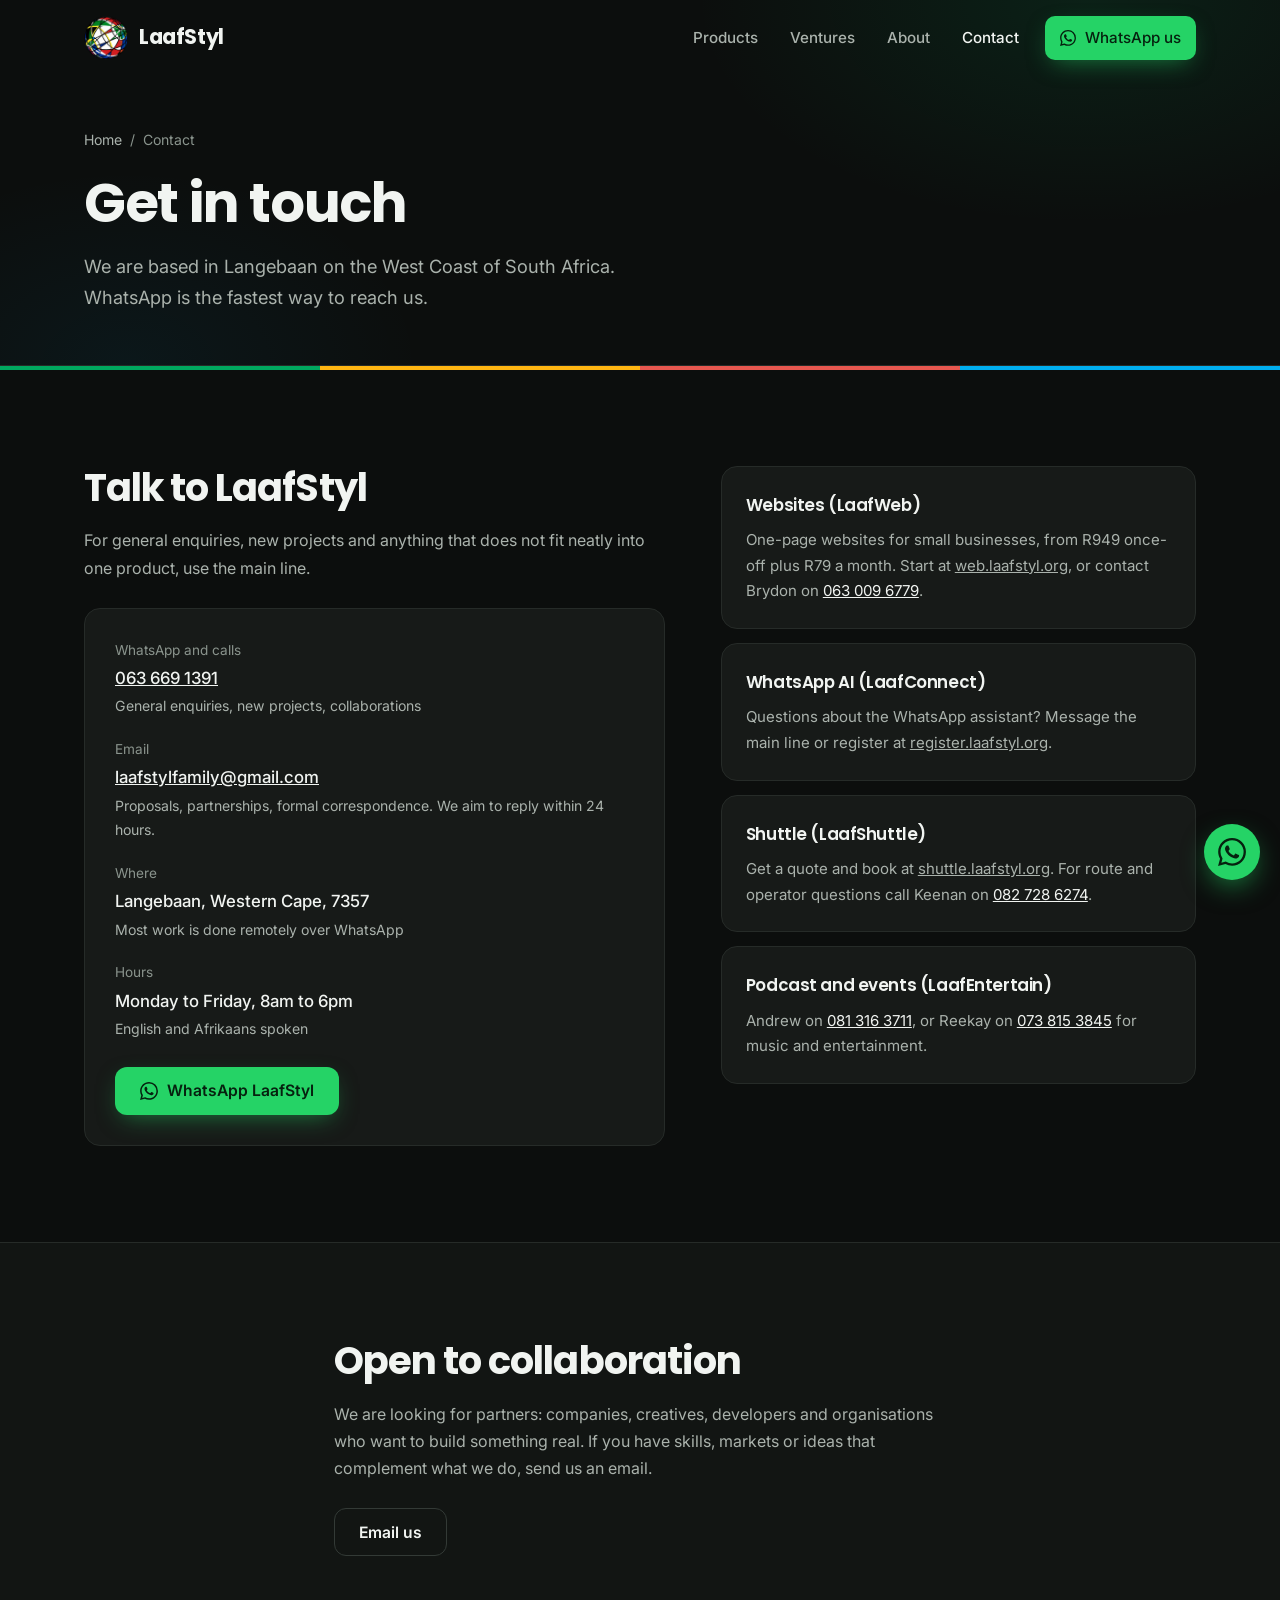
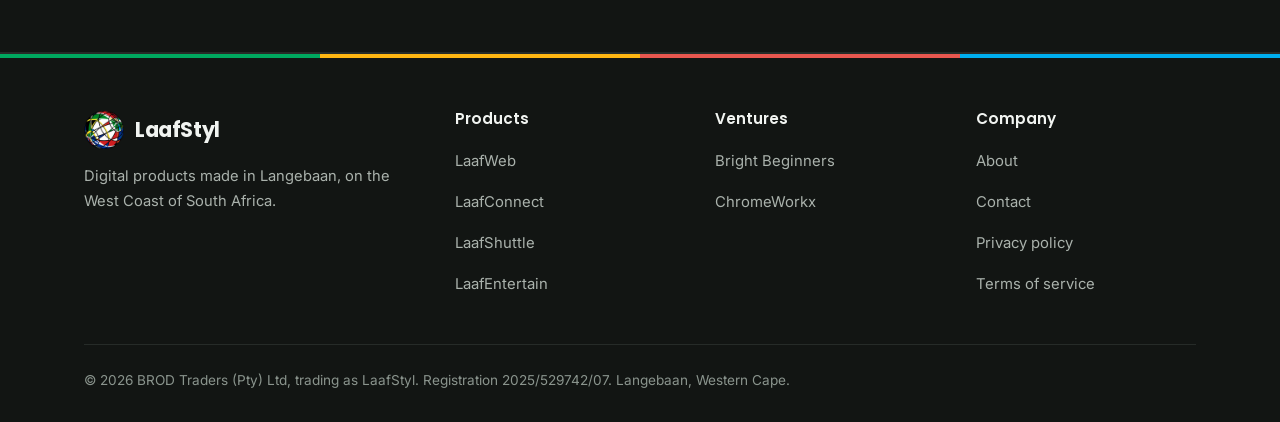
<file: contact.html>
<!DOCTYPE html>
<html lang="en">
<head>
<meta charset="UTF-8">
<meta name="viewport" content="width=device-width, initial-scale=1">
<title>Contact LaafStyl: WhatsApp 063 669 1391, Langebaan</title>
<meta name="description" content="Contact LaafStyl in Langebaan, Western Cape. WhatsApp 063 669 1391 or email laafstylfamily@gmail.com for websites, WhatsApp AI, shuttle bookings and the podcast.">
<meta name="author" content="LaafStyl, a trading name of BROD Traders (Pty) Ltd">
<meta name="theme-color" content="#0c0e0d">

<link rel="canonical" href="https://www.laafstyl.org/contact.html">
<meta property="og:site_name" content="LaafStyl">
<meta property="og:title" content="Contact LaafStyl: WhatsApp 063 669 1391, Langebaan">
<meta property="og:description" content="Contact LaafStyl in Langebaan, Western Cape. WhatsApp 063 669 1391 or email laafstylfamily@gmail.com for websites, WhatsApp AI, shuttle bookings and the podcast.">
<meta property="og:type" content="website">
<meta property="og:url" content="https://www.laafstyl.org/contact.html">
<meta property="og:locale" content="en_ZA">
<meta property="og:image" content="https://www.laafstyl.org/assets/og.png">
<meta property="og:image:width" content="1200">
<meta property="og:image:height" content="630">
<meta name="twitter:card" content="summary_large_image">
<meta name="twitter:title" content="Contact LaafStyl: WhatsApp 063 669 1391, Langebaan">
<meta name="twitter:description" content="Contact LaafStyl in Langebaan, Western Cape. WhatsApp 063 669 1391 or email laafstylfamily@gmail.com for websites, WhatsApp AI, shuttle bookings and the podcast.">
<meta name="twitter:image" content="https://www.laafstyl.org/assets/og.png">
<link rel="icon" href="/favicon.ico" sizes="any">
<link rel="icon" type="image/png" sizes="32x32" href="/assets/favicon-32.png">
<link rel="apple-touch-icon" href="/assets/favicon-180.png">
<link rel="preconnect" href="https://fonts.googleapis.com">
<link rel="preconnect" href="https://fonts.gstatic.com" crossorigin>
<link rel="stylesheet" href="https://fonts.googleapis.com/css2?family=Inter:wght@400;500;600&family=Poppins:wght@600;700&display=swap">
<link rel="stylesheet" href="/assets/site.css?v=20261004">
<script type="application/ld+json">
{
 "@context": "https://schema.org",
 "@graph": [
  {
   "@type": "ContactPage",
   "@id": "https://www.laafstyl.org/contact.html#webpage",
   "url": "https://www.laafstyl.org/contact.html",
   "name": "Contact LaafStyl: WhatsApp 063 669 1391, Langebaan",
   "description": "Contact LaafStyl in Langebaan, Western Cape. WhatsApp 063 669 1391 or email laafstylfamily@gmail.com for websites, WhatsApp AI, shuttle bookings and the podcast.",
   "inLanguage": "en-ZA",
   "isPartOf": {
    "@id": "https://www.laafstyl.org/#website"
   },
   "about": {
    "@id": "https://www.laafstyl.org/#org"
   },
   "breadcrumb": {
    "@id": "https://www.laafstyl.org/contact.html#crumbs"
   }
  },
  {
   "@type": "BreadcrumbList",
   "@id": "https://www.laafstyl.org/contact.html#crumbs",
   "itemListElement": [
    {
     "@type": "ListItem",
     "position": 1,
     "name": "Home",
     "item": "https://www.laafstyl.org/"
    },
    {
     "@type": "ListItem",
     "position": 2,
     "name": "Contact LaafStyl",
     "item": "https://www.laafstyl.org/contact.html"
    }
   ]
  }
 ]
}
</script>
<script defer src="https://static.cloudflareinsights.com/beacon.min.js" data-cf-beacon='{"token": "98d72898b6714b828172b4507930c93f"}'></script><!-- cf-web-analytics -->
</head>
<body>
<a class="skip" href="#main">Skip to content</a>

<header class="hdr" id="top">
  <div class="container">
    <a class="brand" href="/" aria-label="LaafStyl home">
      <img src="/assets/globe-96.png" width="44" height="44" alt="">LaafStyl
    </a>
    <nav class="nav" aria-label="Main">
      <a href="/#products">Products</a>
      <a href="/#ventures">Ventures</a>
      <a href="about.html">About</a>
      <a href="contact.html" aria-current="page">Contact</a>
      <a class="btn btn-wa btn-sm" href="https://wa.me/27636691391?text=Hi%20LaafStyl%2C%20I%27d%20like%20to%20start%20a%20project" target="_blank" rel="noopener"><svg viewBox="0 0 24 24" width="16" height="16" fill="currentColor" aria-hidden="true"><path d="M17.472 14.382c-.297-.149-1.758-.867-2.03-.967-.273-.099-.471-.148-.67.15-.197.297-.767.966-.94 1.164-.173.199-.347.223-.644.075-.297-.15-1.255-.463-2.39-1.475-.883-.788-1.48-1.761-1.653-2.059-.173-.297-.018-.458.13-.606.134-.133.298-.347.446-.52.149-.174.198-.298.298-.497.099-.198.05-.371-.025-.52-.075-.149-.669-1.612-.916-2.207-.242-.579-.487-.5-.669-.51-.173-.008-.371-.01-.57-.01-.198 0-.52.074-.792.372-.272.297-1.04 1.016-1.04 2.479 0 1.462 1.065 2.875 1.213 3.074.149.198 2.096 3.2 5.077 4.487.709.306 1.262.489 1.694.625.712.227 1.36.195 1.871.118.571-.085 1.758-.719 2.006-1.413.248-.694.248-1.289.173-1.413-.074-.124-.272-.198-.57-.347m-5.421 7.403h-.004a9.87 9.87 0 01-5.031-1.378l-.361-.214-3.741.982.998-3.648-.235-.374a9.86 9.86 0 01-1.51-5.26c.001-5.45 4.436-9.884 9.888-9.884 2.64 0 5.122 1.03 6.988 2.898a9.825 9.825 0 012.893 6.994c-.003 5.45-4.437 9.884-9.885 9.884m8.413-18.297A11.815 11.815 0 0012.05 0C5.495 0 .16 5.335.157 11.892c0 2.096.547 4.142 1.588 5.945L.057 24l6.305-1.654a11.882 11.882 0 005.683 1.448h.005c6.554 0 11.89-5.335 11.893-11.893a11.821 11.821 0 00-3.48-8.413Z"/></svg>WhatsApp us</a>
    </nav>
    <button class="burger" id="burger" aria-label="Open menu" aria-expanded="false" aria-controls="mnav">
      <svg class="b" width="22" height="22" viewBox="0 0 24 24" fill="none" stroke="currentColor" stroke-width="2" stroke-linecap="round" aria-hidden="true"><path d="M3 6h18M3 12h18M3 18h18"/></svg>
      <svg class="x" width="22" height="22" viewBox="0 0 24 24" fill="none" stroke="currentColor" stroke-width="2" stroke-linecap="round" aria-hidden="true"><path d="M6 6l12 12M18 6L6 18"/></svg>
    </button>
  </div>
</header>
<div class="scrim" id="scrim"></div>
<aside class="mnav" id="mnav" aria-label="Menu">
  <div class="mnav-top">
    <span class="brand"><img src="/assets/globe-96.png" width="40" height="40" alt="">LaafStyl</span>
    <button id="mclose" aria-label="Close menu"><svg width="22" height="22" viewBox="0 0 24 24" fill="none" stroke="currentColor" stroke-width="2" stroke-linecap="round" aria-hidden="true"><path d="M6 6l12 12M18 6L6 18"/></svg></button>
  </div>
  <a class="l" href="/#products">Products</a>
  <a class="l" href="/#ventures">Ventures</a>
  <a class="l" href="about.html">About</a>
  <a class="l" href="contact.html" aria-current="page">Contact</a>
  <a class="btn btn-wa" href="https://wa.me/27636691391?text=Hi%20LaafStyl%2C%20I%27d%20like%20to%20start%20a%20project" target="_blank" rel="noopener">WhatsApp us</a>
</aside>

<main id="main">
<section class="phero"><div class="container">
<p class="crumb"><a href="/">Home</a><span aria-hidden="true">/</span>Contact</p>
<h1>Get in touch</h1>
<p class="lead">We are based in Langebaan on the West Coast of South Africa. WhatsApp is the fastest way to reach us.</p>

</div></section>
<div class="flagbar" aria-hidden="true"><span></span><span></span><span></span><span></span></div>
<section class="sec" aria-labelledby="h-main"><div class="container split">
<div>
<h2 id="h-main" class="h2">Talk to LaafStyl</h2>
<p class="prose">For general enquiries, new projects and anything that does not fit neatly into one product, use the main line.</p>
<div class="contact-card rv" style="margin-top:26px"><dl>
<div><dt>WhatsApp and calls</dt><dd><a href="tel:+27636691391">063 669 1391</a><small>General enquiries, new projects, collaborations</small></dd></div>
<div><dt>Email</dt><dd><a href="mailto:laafstylfamily@gmail.com">laafstylfamily@gmail.com</a><small>Proposals, partnerships, formal correspondence. We aim to reply within 24 hours.</small></dd></div>
<div><dt>Where</dt><dd>Langebaan, Western Cape, 7357<small>Most work is done remotely over WhatsApp</small></dd></div>
<div><dt>Hours</dt><dd>Monday to Friday, 8am to 6pm<small>English and Afrikaans spoken</small></dd></div>
</dl>
<div class="hero-cta"><a class="btn btn-wa" href="https://wa.me/27636691391?text=Hi%20LaafStyl%2C%20I%27d%20like%20to%20get%20in%20touch" target="_blank" rel="noopener"><svg viewBox="0 0 24 24" width="18" height="18" fill="currentColor" aria-hidden="true"><path d="M17.472 14.382c-.297-.149-1.758-.867-2.03-.967-.273-.099-.471-.148-.67.15-.197.297-.767.966-.94 1.164-.173.199-.347.223-.644.075-.297-.15-1.255-.463-2.39-1.475-.883-.788-1.48-1.761-1.653-2.059-.173-.297-.018-.458.13-.606.134-.133.298-.347.446-.52.149-.174.198-.298.298-.497.099-.198.05-.371-.025-.52-.075-.149-.669-1.612-.916-2.207-.242-.579-.487-.5-.669-.51-.173-.008-.371-.01-.57-.01-.198 0-.52.074-.792.372-.272.297-1.04 1.016-1.04 2.479 0 1.462 1.065 2.875 1.213 3.074.149.198 2.096 3.2 5.077 4.487.709.306 1.262.489 1.694.625.712.227 1.36.195 1.871.118.571-.085 1.758-.719 2.006-1.413.248-.694.248-1.289.173-1.413-.074-.124-.272-.198-.57-.347m-5.421 7.403h-.004a9.87 9.87 0 01-5.031-1.378l-.361-.214-3.741.982.998-3.648-.235-.374a9.86 9.86 0 01-1.51-5.26c.001-5.45 4.436-9.884 9.888-9.884 2.64 0 5.122 1.03 6.988 2.898a9.825 9.825 0 012.893 6.994c-.003 5.45-4.437 9.884-9.885 9.884m8.413-18.297A11.815 11.815 0 0012.05 0C5.495 0 .16 5.335.157 11.892c0 2.096.547 4.142 1.588 5.945L.057 24l6.305-1.654a11.882 11.882 0 005.683 1.448h.005c6.554 0 11.89-5.335 11.893-11.893a11.821 11.821 0 00-3.48-8.413Z"/></svg>WhatsApp LaafStyl</a></div></div>
</div>
<div style="display:grid;gap:14px">
<div class="mini rv" style="--i:0"><h3>Websites (LaafWeb)</h3><p>One-page websites for small businesses, from R949 once-off plus R79 a month. Start at <a href="https://web.laafstyl.org">web.laafstyl.org</a>, or contact Brydon on <a href="tel:+27630096779" style="color:var(--ink)">063 009 6779</a>.</p></div>
<div class="mini rv" style="--i:1"><h3>WhatsApp AI (LaafConnect)</h3><p>Questions about the WhatsApp assistant? Message the main line or register at <a href="https://register.laafstyl.org">register.laafstyl.org</a>.</p></div>
<div class="mini rv" style="--i:2"><h3>Shuttle (LaafShuttle)</h3><p>Get a quote and book at <a href="https://shuttle.laafstyl.org">shuttle.laafstyl.org</a>. For route and operator questions call Keenan on <a href="tel:+27827286274" style="color:var(--ink)">082 728 6274</a>.</p></div>
<div class="mini rv" style="--i:3"><h3>Podcast and events (LaafEntertain)</h3><p>Andrew on <a href="tel:+27813163711" style="color:var(--ink)">081 316 3711</a>, or Reekay on <a href="tel:+27738153845" style="color:var(--ink)">073 815 3845</a> for music and entertainment.</p></div>
</div></div></section>

<section class="sec sec-alt" aria-labelledby="h-collab"><div class="container prose">
<h2 id="h-collab" class="h2">Open to collaboration</h2>
<p>We are looking for partners: companies, creatives, developers and organisations who want to build something real. If you have skills, markets or ideas that complement what we do, send us an email.</p>
<div class="rowlinks"><a class="btn btn-ghost" href="mailto:laafstylfamily@gmail.com">Email us</a></div>
</div></section>

</main>

<footer class="ftr">
  <div class="flagbar" aria-hidden="true" style="position:absolute;inset:0 0 auto 0"><span></span><span></span><span></span><span></span></div>
  <div class="container">
    <div class="ftr-top">
      <div>
        <a class="brand" href="/"><img src="/assets/globe-96.png" width="40" height="40" alt="" loading="lazy">LaafStyl</a>
        <p class="ftr-desc">Digital products made in Langebaan, on the West Coast of South Africa.</p>
      </div>
      <div>
        <h4>Products</h4>
        <ul>
          <li><a href="https://web.laafstyl.org">LaafWeb</a></li>
          <li><a href="https://register.laafstyl.org">LaafConnect</a></li>
          <li><a href="https://shuttle.laafstyl.org">LaafShuttle</a></li>
          <li><a href="https://entertain.laafstyl.org">LaafEntertain</a></li>
        </ul>
      </div>
      <div>
        <h4>Ventures</h4>
        <ul>
          <li><a href="https://care.laafstyl.org">Bright Beginners</a></li>
          <li><a href="https://auto.laafstyl.org">ChromeWorkx</a></li>
        </ul>
      </div>
      <div>
        <h4>Company</h4>
        <ul>
          <li><a href="about.html">About</a></li>
          <li><a href="contact.html">Contact</a></li>
          <li><a href="privacy.html">Privacy policy</a></li>
          <li><a href="terms.html">Terms of service</a></li>
        </ul>
      </div>
    </div>
    <p class="ftr-bot">&copy; <span id="yr">2026</span> BROD Traders (Pty) Ltd, trading as LaafStyl. Registration 2025/529742/07. Langebaan, Western Cape.</p>
  </div>
</footer>

<a class="wa-float" href="https://wa.me/27636691391?text=Hi%20LaafStyl%2C%20I%27d%20like%20to%20start%20a%20project" target="_blank" rel="noopener" aria-label="Chat with us on WhatsApp"><svg viewBox="0 0 24 24" width="28" height="28" fill="currentColor" aria-hidden="true"><path d="M17.472 14.382c-.297-.149-1.758-.867-2.03-.967-.273-.099-.471-.148-.67.15-.197.297-.767.966-.94 1.164-.173.199-.347.223-.644.075-.297-.15-1.255-.463-2.39-1.475-.883-.788-1.48-1.761-1.653-2.059-.173-.297-.018-.458.13-.606.134-.133.298-.347.446-.52.149-.174.198-.298.298-.497.099-.198.05-.371-.025-.52-.075-.149-.669-1.612-.916-2.207-.242-.579-.487-.5-.669-.51-.173-.008-.371-.01-.57-.01-.198 0-.52.074-.792.372-.272.297-1.04 1.016-1.04 2.479 0 1.462 1.065 2.875 1.213 3.074.149.198 2.096 3.2 5.077 4.487.709.306 1.262.489 1.694.625.712.227 1.36.195 1.871.118.571-.085 1.758-.719 2.006-1.413.248-.694.248-1.289.173-1.413-.074-.124-.272-.198-.57-.347m-5.421 7.403h-.004a9.87 9.87 0 01-5.031-1.378l-.361-.214-3.741.982.998-3.648-.235-.374a9.86 9.86 0 01-1.51-5.26c.001-5.45 4.436-9.884 9.888-9.884 2.64 0 5.122 1.03 6.988 2.898a9.825 9.825 0 012.893 6.994c-.003 5.45-4.437 9.884-9.885 9.884m8.413-18.297A11.815 11.815 0 0012.05 0C5.495 0 .16 5.335.157 11.892c0 2.096.547 4.142 1.588 5.945L.057 24l6.305-1.654a11.882 11.882 0 005.683 1.448h.005c6.554 0 11.89-5.335 11.893-11.893a11.821 11.821 0 00-3.48-8.413Z"/></svg></a>
<script src="/assets/site.js?v=20261004" defer></script>
</body>
</html>
</file>
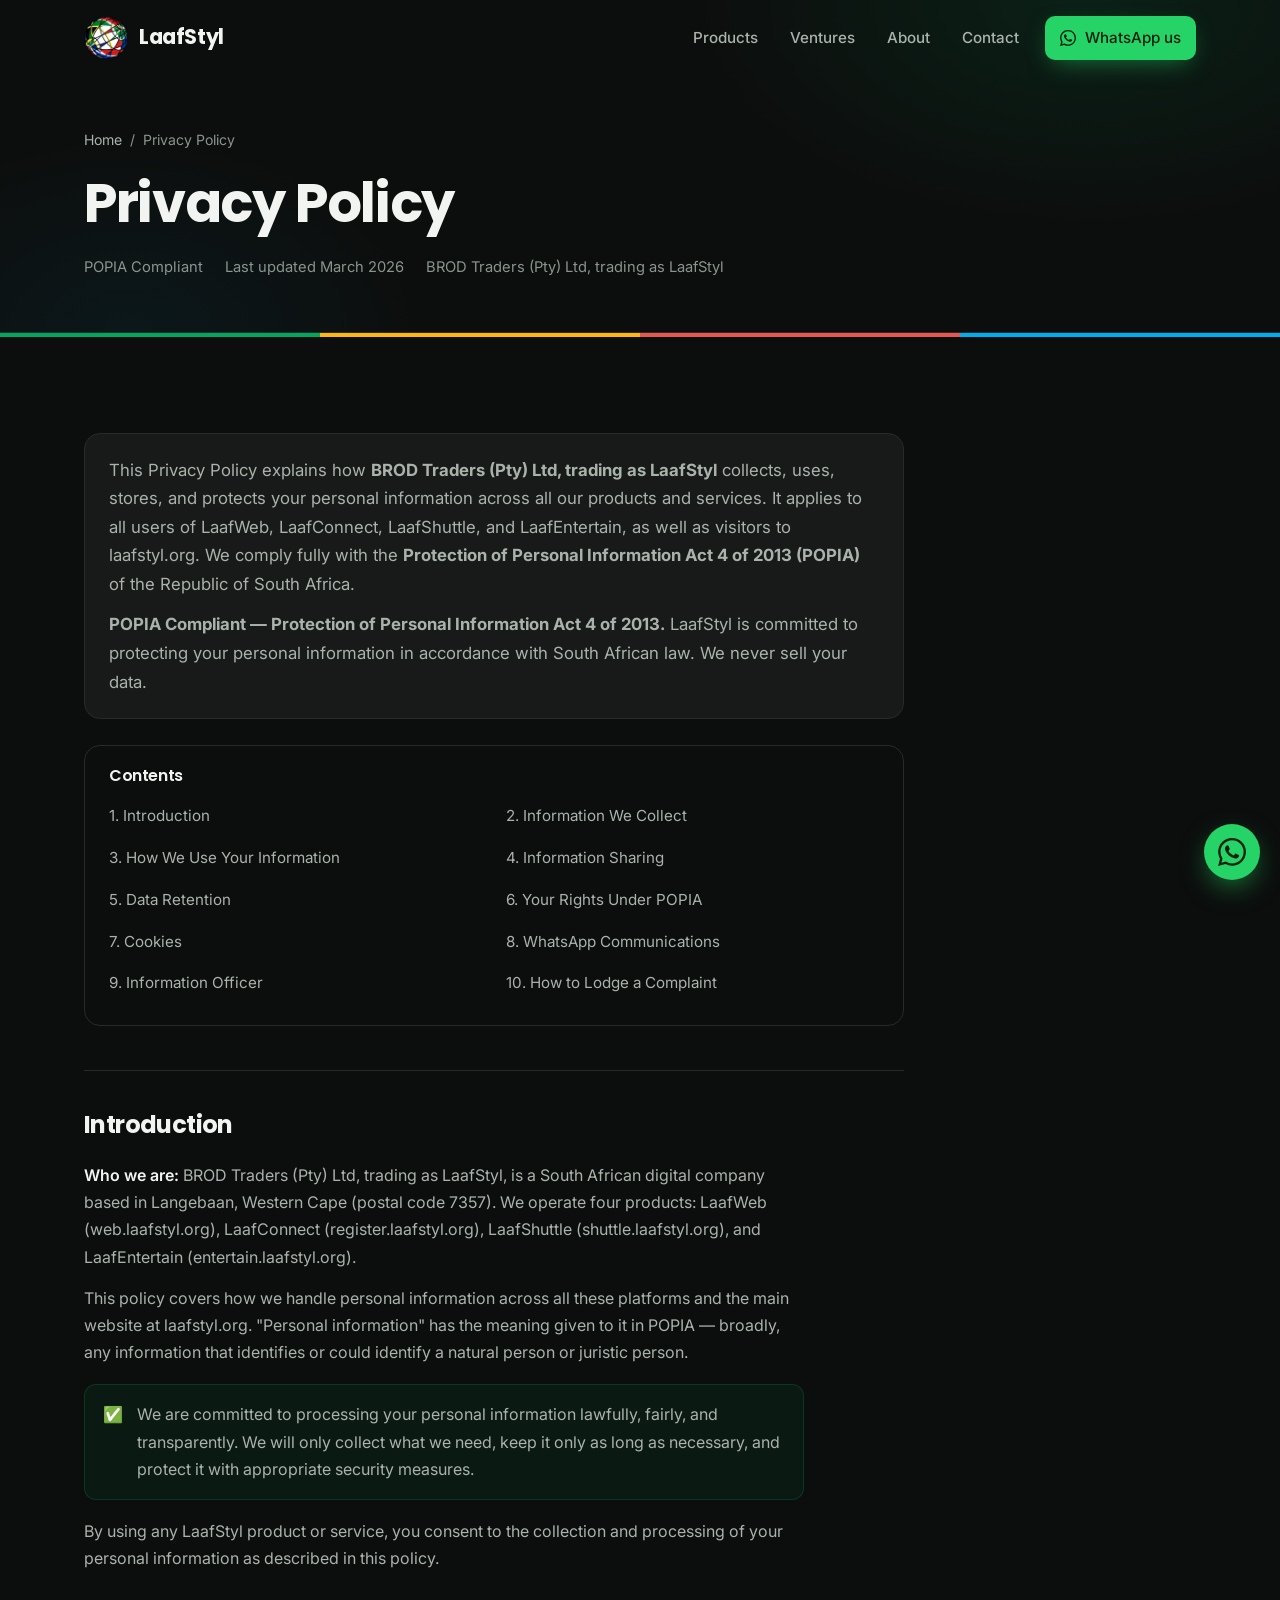
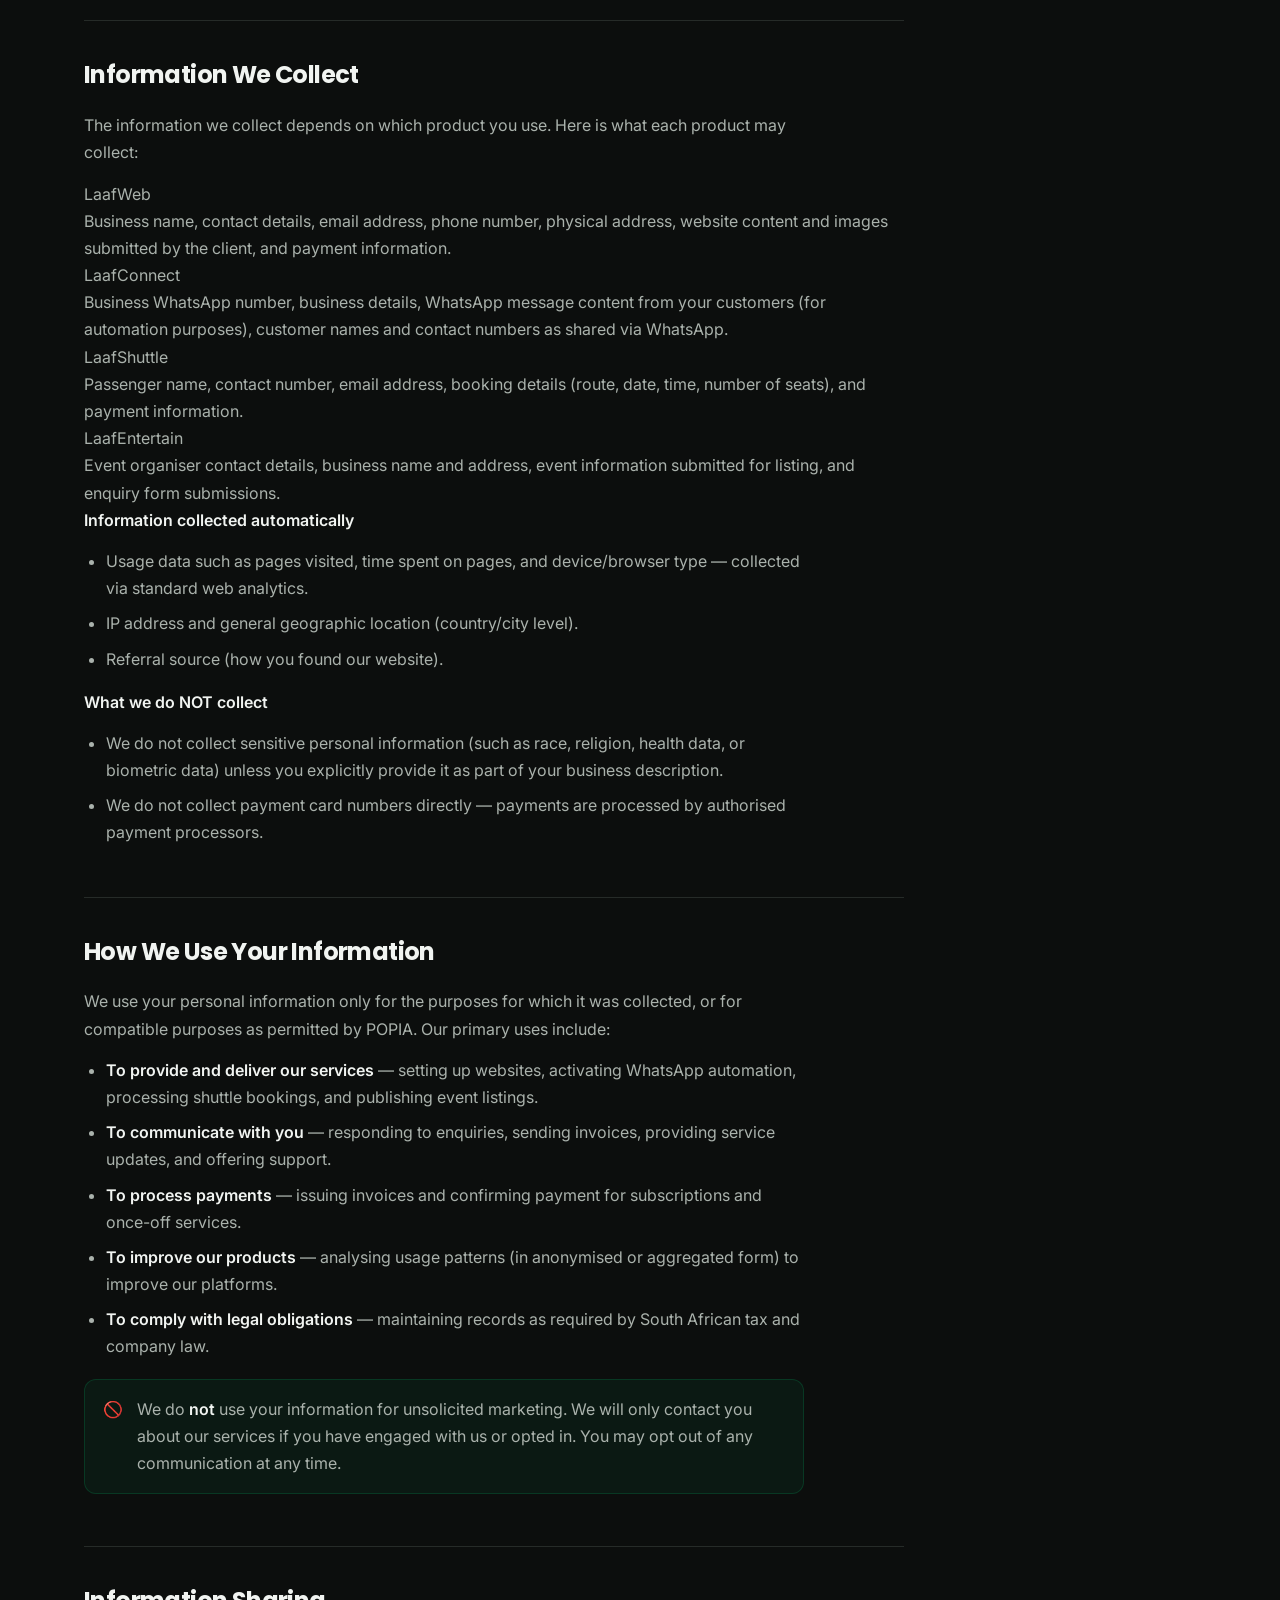
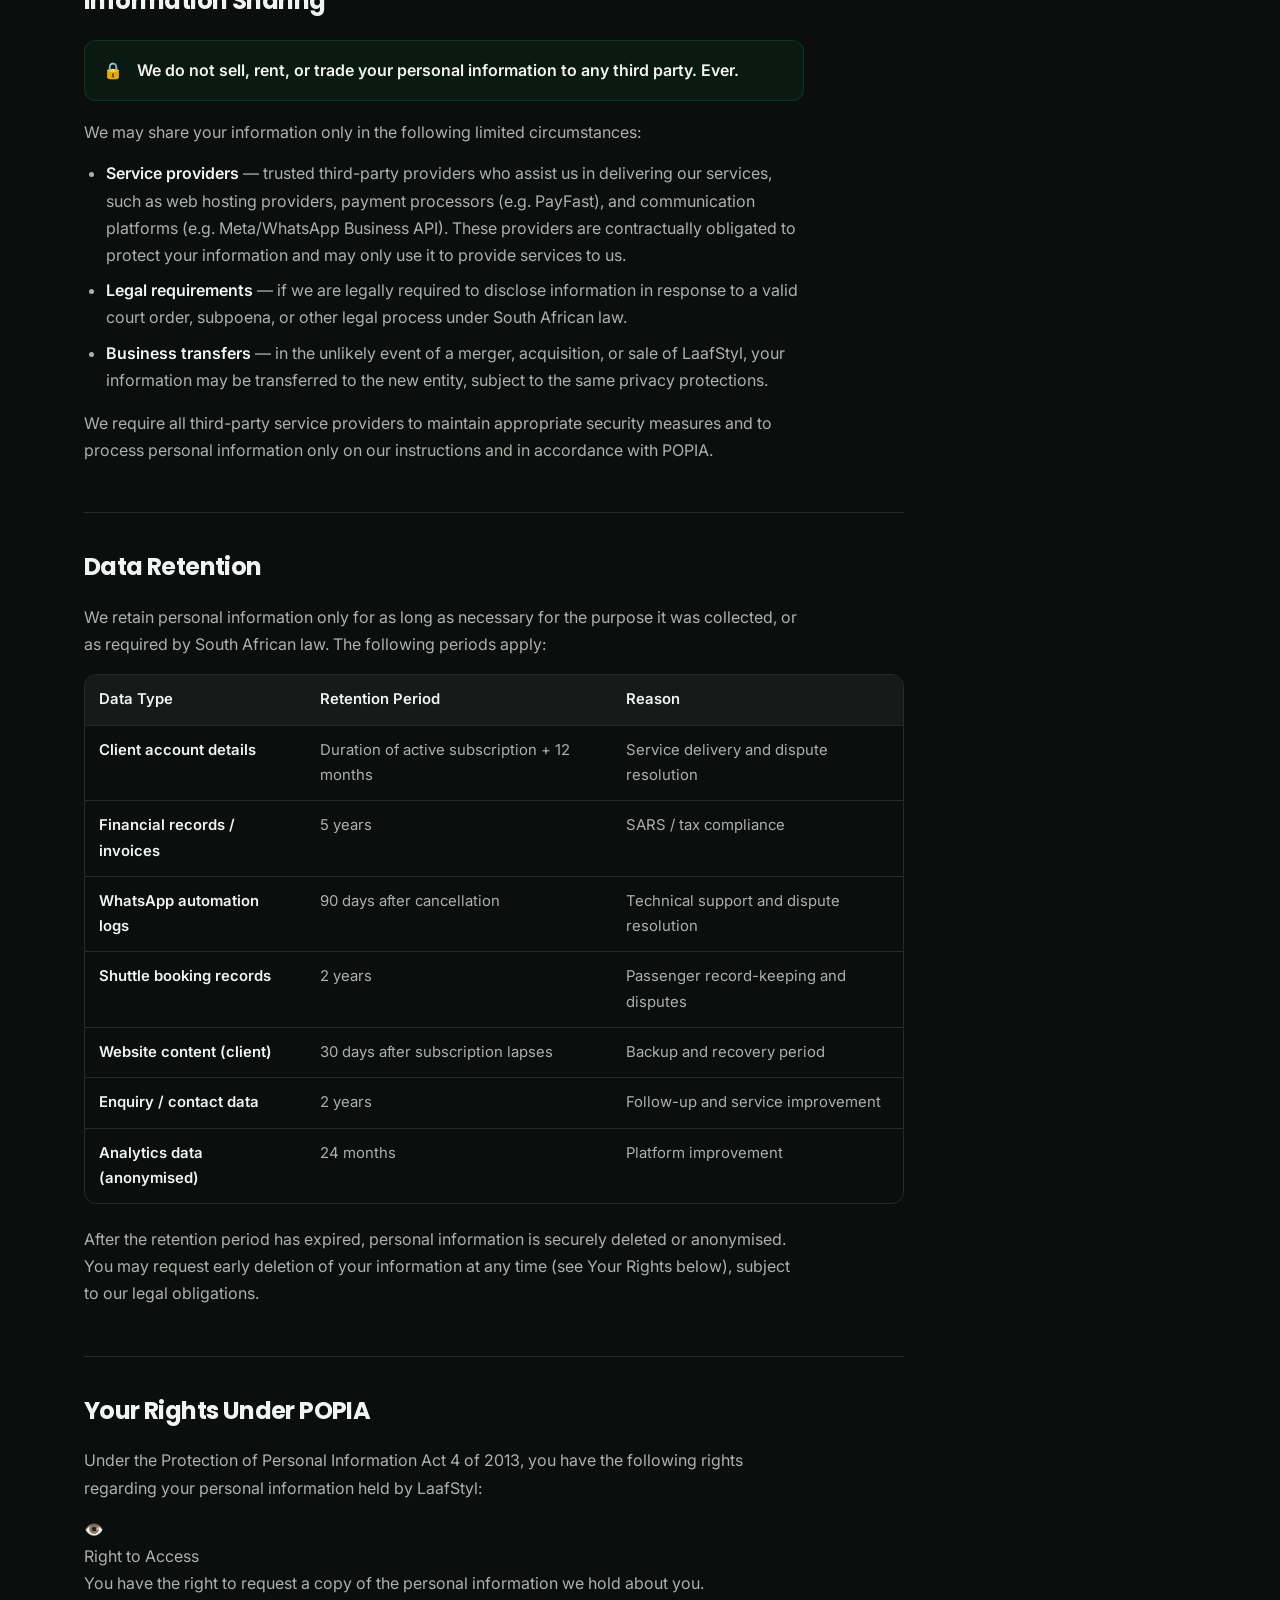
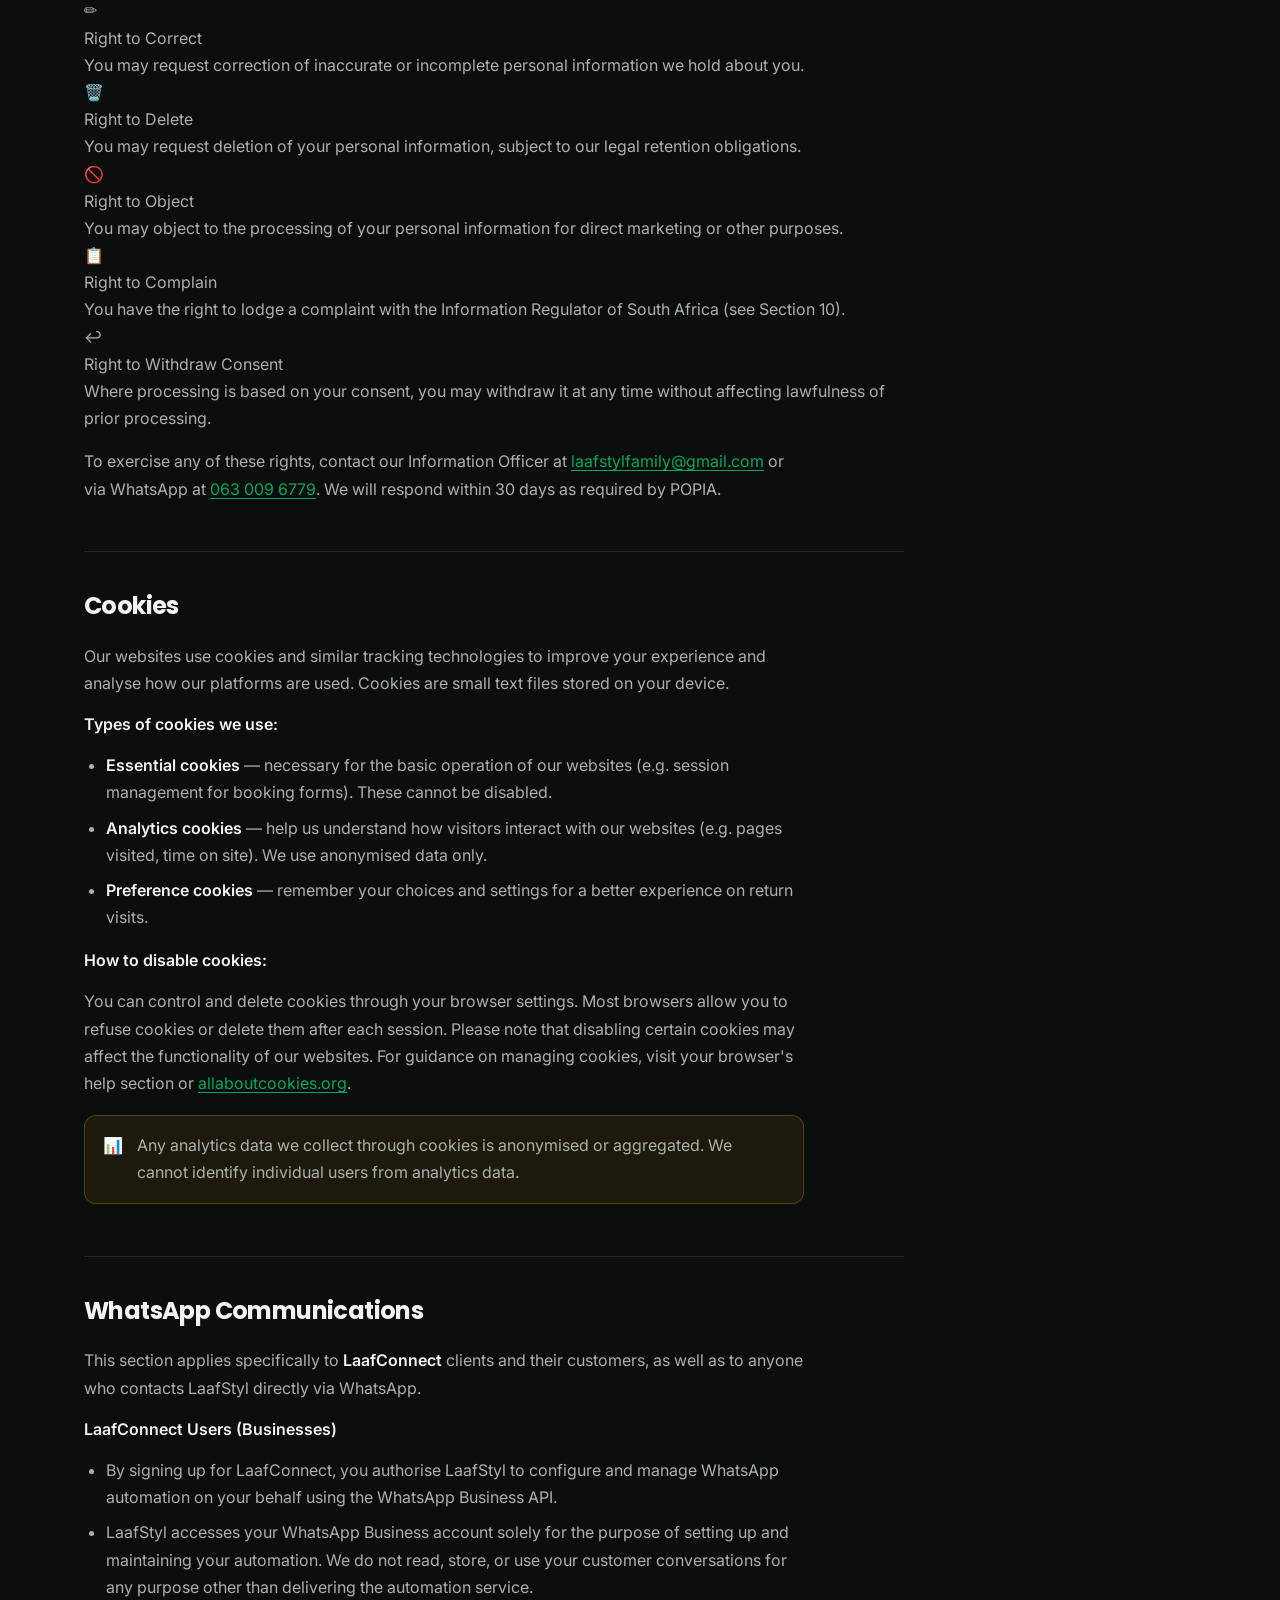
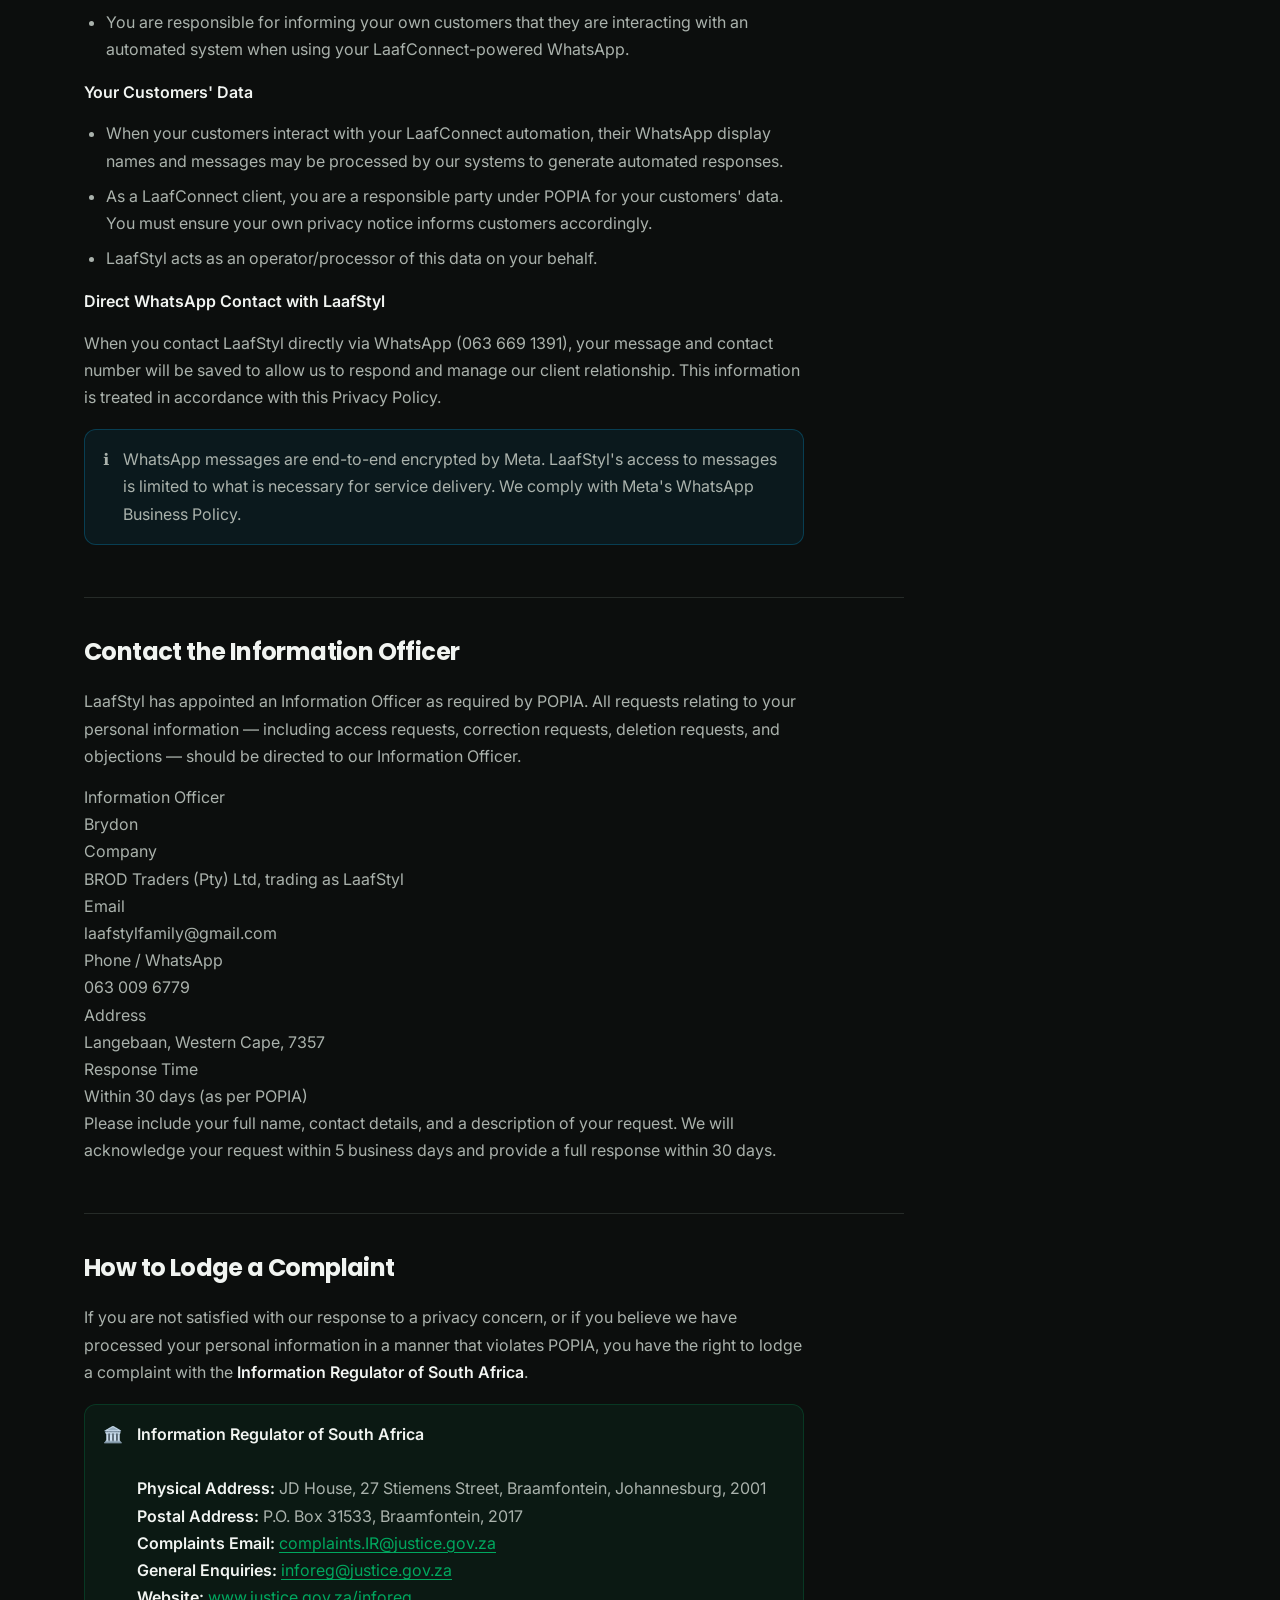
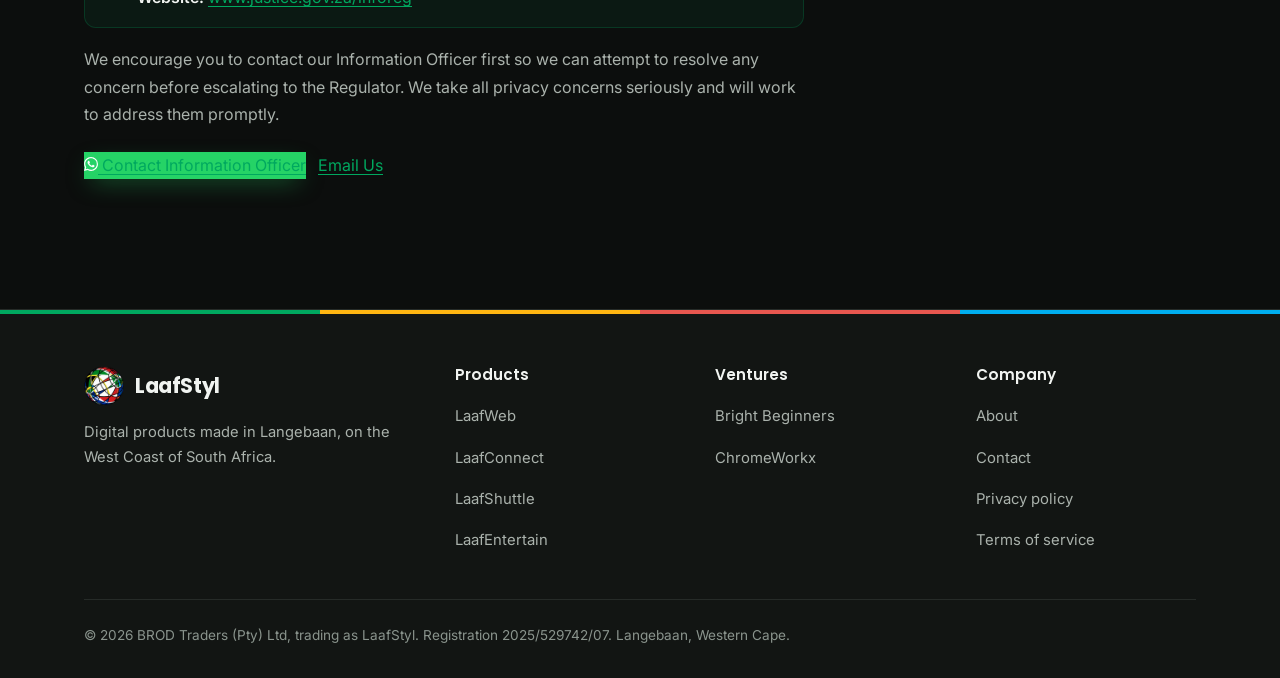
<file: privacy.html>
<!DOCTYPE html>
<html lang="en">
<head>
<meta charset="UTF-8">
<meta name="viewport" content="width=device-width, initial-scale=1">
<title>Privacy Policy | LaafStyl</title>
<meta name="description" content="How BROD Traders (Pty) Ltd, trading as LaafStyl, collects, uses, stores and protects personal information under POPIA.">
<meta name="author" content="LaafStyl, a trading name of BROD Traders (Pty) Ltd">
<meta name="theme-color" content="#0c0e0d">

<link rel="canonical" href="https://www.laafstyl.org/privacy.html">
<meta property="og:site_name" content="LaafStyl">
<meta property="og:title" content="Privacy Policy | LaafStyl">
<meta property="og:description" content="How BROD Traders (Pty) Ltd, trading as LaafStyl, collects, uses, stores and protects personal information under POPIA.">
<meta property="og:type" content="website">
<meta property="og:url" content="https://www.laafstyl.org/privacy.html">
<meta property="og:locale" content="en_ZA">
<meta property="og:image" content="https://www.laafstyl.org/assets/og.png">
<meta property="og:image:width" content="1200">
<meta property="og:image:height" content="630">
<meta name="twitter:card" content="summary_large_image">
<meta name="twitter:title" content="Privacy Policy | LaafStyl">
<meta name="twitter:description" content="How BROD Traders (Pty) Ltd, trading as LaafStyl, collects, uses, stores and protects personal information under POPIA.">
<meta name="twitter:image" content="https://www.laafstyl.org/assets/og.png">
<link rel="icon" href="/favicon.ico" sizes="any">
<link rel="icon" type="image/png" sizes="32x32" href="/assets/favicon-32.png">
<link rel="apple-touch-icon" href="/assets/favicon-180.png">
<link rel="preconnect" href="https://fonts.googleapis.com">
<link rel="preconnect" href="https://fonts.gstatic.com" crossorigin>
<link rel="stylesheet" href="https://fonts.googleapis.com/css2?family=Inter:wght@400;500;600&family=Poppins:wght@600;700&display=swap">
<link rel="stylesheet" href="/assets/site.css?v=20261004">
<script type="application/ld+json">
{
 "@context": "https://schema.org",
 "@graph": [
  {
   "@type": "WebPage",
   "@id": "https://www.laafstyl.org/privacy.html#webpage",
   "url": "https://www.laafstyl.org/privacy.html",
   "name": "Privacy Policy | LaafStyl",
   "description": "How BROD Traders (Pty) Ltd, trading as LaafStyl, collects, uses, stores and protects personal information under POPIA.",
   "inLanguage": "en-ZA",
   "isPartOf": {
    "@id": "https://www.laafstyl.org/#website"
   },
   "about": {
    "@id": "https://www.laafstyl.org/#org"
   },
   "breadcrumb": {
    "@id": "https://www.laafstyl.org/privacy.html#crumbs"
   }
  },
  {
   "@type": "BreadcrumbList",
   "@id": "https://www.laafstyl.org/privacy.html#crumbs",
   "itemListElement": [
    {
     "@type": "ListItem",
     "position": 1,
     "name": "Home",
     "item": "https://www.laafstyl.org/"
    },
    {
     "@type": "ListItem",
     "position": 2,
     "name": "Privacy Policy",
     "item": "https://www.laafstyl.org/privacy.html"
    }
   ]
  }
 ]
}
</script>
<script defer src="https://static.cloudflareinsights.com/beacon.min.js" data-cf-beacon='{"token": "98d72898b6714b828172b4507930c93f"}'></script><!-- cf-web-analytics -->
</head>
<body>
<a class="skip" href="#main">Skip to content</a>

<header class="hdr" id="top">
  <div class="container">
    <a class="brand" href="/" aria-label="LaafStyl home">
      <img src="/assets/globe-96.png" width="44" height="44" alt="">LaafStyl
    </a>
    <nav class="nav" aria-label="Main">
      <a href="/#products">Products</a>
      <a href="/#ventures">Ventures</a>
      <a href="about.html">About</a>
      <a href="contact.html">Contact</a>
      <a class="btn btn-wa btn-sm" href="https://wa.me/27636691391?text=Hi%20LaafStyl%2C%20I%27d%20like%20to%20start%20a%20project" target="_blank" rel="noopener"><svg viewBox="0 0 24 24" width="16" height="16" fill="currentColor" aria-hidden="true"><path d="M17.472 14.382c-.297-.149-1.758-.867-2.03-.967-.273-.099-.471-.148-.67.15-.197.297-.767.966-.94 1.164-.173.199-.347.223-.644.075-.297-.15-1.255-.463-2.39-1.475-.883-.788-1.48-1.761-1.653-2.059-.173-.297-.018-.458.13-.606.134-.133.298-.347.446-.52.149-.174.198-.298.298-.497.099-.198.05-.371-.025-.52-.075-.149-.669-1.612-.916-2.207-.242-.579-.487-.5-.669-.51-.173-.008-.371-.01-.57-.01-.198 0-.52.074-.792.372-.272.297-1.04 1.016-1.04 2.479 0 1.462 1.065 2.875 1.213 3.074.149.198 2.096 3.2 5.077 4.487.709.306 1.262.489 1.694.625.712.227 1.36.195 1.871.118.571-.085 1.758-.719 2.006-1.413.248-.694.248-1.289.173-1.413-.074-.124-.272-.198-.57-.347m-5.421 7.403h-.004a9.87 9.87 0 01-5.031-1.378l-.361-.214-3.741.982.998-3.648-.235-.374a9.86 9.86 0 01-1.51-5.26c.001-5.45 4.436-9.884 9.888-9.884 2.64 0 5.122 1.03 6.988 2.898a9.825 9.825 0 012.893 6.994c-.003 5.45-4.437 9.884-9.885 9.884m8.413-18.297A11.815 11.815 0 0012.05 0C5.495 0 .16 5.335.157 11.892c0 2.096.547 4.142 1.588 5.945L.057 24l6.305-1.654a11.882 11.882 0 005.683 1.448h.005c6.554 0 11.89-5.335 11.893-11.893a11.821 11.821 0 00-3.48-8.413Z"/></svg>WhatsApp us</a>
    </nav>
    <button class="burger" id="burger" aria-label="Open menu" aria-expanded="false" aria-controls="mnav">
      <svg class="b" width="22" height="22" viewBox="0 0 24 24" fill="none" stroke="currentColor" stroke-width="2" stroke-linecap="round" aria-hidden="true"><path d="M3 6h18M3 12h18M3 18h18"/></svg>
      <svg class="x" width="22" height="22" viewBox="0 0 24 24" fill="none" stroke="currentColor" stroke-width="2" stroke-linecap="round" aria-hidden="true"><path d="M6 6l12 12M18 6L6 18"/></svg>
    </button>
  </div>
</header>
<div class="scrim" id="scrim"></div>
<aside class="mnav" id="mnav" aria-label="Menu">
  <div class="mnav-top">
    <span class="brand"><img src="/assets/globe-96.png" width="40" height="40" alt="">LaafStyl</span>
    <button id="mclose" aria-label="Close menu"><svg width="22" height="22" viewBox="0 0 24 24" fill="none" stroke="currentColor" stroke-width="2" stroke-linecap="round" aria-hidden="true"><path d="M6 6l12 12M18 6L6 18"/></svg></button>
  </div>
  <a class="l" href="/#products">Products</a>
  <a class="l" href="/#ventures">Ventures</a>
  <a class="l" href="about.html">About</a>
  <a class="l" href="contact.html">Contact</a>
  <a class="btn btn-wa" href="https://wa.me/27636691391?text=Hi%20LaafStyl%2C%20I%27d%20like%20to%20start%20a%20project" target="_blank" rel="noopener">WhatsApp us</a>
</aside>

<main id="main">
<section class="phero"><div class="container">
<p class="crumb"><a href="/">Home</a><span aria-hidden="true">/</span>Privacy Policy</p>
<h1>Privacy Policy</h1>

<p class="sub"><span>POPIA Compliant</span><span>Last updated March 2026</span><span>BROD Traders (Pty) Ltd, trading as LaafStyl</span></p>
</div></section>
<div class="flagbar" aria-hidden="true"><span></span><span></span><span></span><span></span></div><section class="sec"><div class="container"><div class="doc">
<div class="intro">
<p>This Privacy Policy explains how <strong>BROD Traders (Pty) Ltd, trading as LaafStyl</strong> collects, uses, stores, and protects your personal information across all our products and services. It applies to all users of LaafWeb, LaafConnect, LaafShuttle, and LaafEntertain, as well as visitors to laafstyl.org. We comply fully with the <strong>Protection of Personal Information Act 4 of 2013 (POPIA)</strong> of the Republic of South Africa.</p>
<p><strong>POPIA Compliant — Protection of Personal Information Act 4 of 2013.</strong> LaafStyl is committed to protecting your personal information in accordance with South African law. We never sell your data.</p></div>
<nav class="toc" aria-labelledby="h-toc"><h2 id="h-toc">Contents</h2><div><a href="#intro">1. Introduction</a><a href="#collect">2. Information We Collect</a><a href="#use">3. How We Use Your Information</a><a href="#sharing">4. Information Sharing</a><a href="#retention">5. Data Retention</a><a href="#rights">6. Your Rights Under POPIA</a><a href="#cookies">7. Cookies</a><a href="#whatsapp">8. WhatsApp Communications</a><a href="#officer">9. Information Officer</a><a href="#complaint">10. How to Lodge a Complaint</a></div></nav>
<section class="dsec" id="intro"><h2>Introduction</h2>

<p><strong>Who we are:</strong> BROD Traders (Pty) Ltd, trading as LaafStyl, is a South African digital company based in Langebaan, Western Cape (postal code 7357). We operate four products: LaafWeb (web.laafstyl.org), LaafConnect (register.laafstyl.org), LaafShuttle (shuttle.laafstyl.org), and LaafEntertain (entertain.laafstyl.org).</p>
<p>This policy covers how we handle personal information across all these platforms and the main website at laafstyl.org. "Personal information" has the meaning given to it in POPIA — broadly, any information that identifies or could identify a natural person or juristic person.</p>
<div class="highlight-box">
<span class="hb-ico">✅</span>
<div>We are committed to processing your personal information lawfully, fairly, and transparently. We will only collect what we need, keep it only as long as necessary, and protect it with appropriate security measures.</div>
</div>
<p>By using any LaafStyl product or service, you consent to the collection and processing of your personal information as described in this policy.</p>

</section>
<section class="dsec" id="collect"><h2>Information We Collect</h2>

<p>The information we collect depends on which product you use. Here is what each product may collect:</p>
<div class="data-grid">
<div class="data-card">
<div class="data-card-product"><span class="sp-green"></span>LaafWeb</div>
<div class="data-card-items">Business name, contact details, email address, phone number, physical address, website content and images submitted by the client, and payment information.</div>
</div>
<div class="data-card">
<div class="data-card-product"><span class="sp-blue"></span>LaafConnect</div>
<div class="data-card-items">Business WhatsApp number, business details, WhatsApp message content from your customers (for automation purposes), customer names and contact numbers as shared via WhatsApp.</div>
</div>
<div class="data-card">
<div class="data-card-product"><span class="sp-gold"></span>LaafShuttle</div>
<div class="data-card-items">Passenger name, contact number, email address, booking details (route, date, time, number of seats), and payment information.</div>
</div>
<div class="data-card">
<div class="data-card-product"><span class="sp-red"></span>LaafEntertain</div>
<div class="data-card-items">Event organiser contact details, business name and address, event information submitted for listing, and enquiry form submissions.</div>
</div>
</div>
<p><strong>Information collected automatically</strong></p>
<ul class="priv-list">
<li>Usage data such as pages visited, time spent on pages, and device/browser type — collected via standard web analytics.</li>
<li>IP address and general geographic location (country/city level).</li>
<li>Referral source (how you found our website).</li>
</ul>
<p><strong>What we do NOT collect</strong></p>
<ul class="priv-list">
<li>We do not collect sensitive personal information (such as race, religion, health data, or biometric data) unless you explicitly provide it as part of your business description.</li>
<li>We do not collect payment card numbers directly — payments are processed by authorised payment processors.</li>
</ul>

</section>
<section class="dsec" id="use"><h2>How We Use Your Information</h2>

<p>We use your personal information only for the purposes for which it was collected, or for compatible purposes as permitted by POPIA. Our primary uses include:</p>
<ul class="priv-list">
<li><strong>To provide and deliver our services</strong> — setting up websites, activating WhatsApp automation, processing shuttle bookings, and publishing event listings.</li>
<li><strong>To communicate with you</strong> — responding to enquiries, sending invoices, providing service updates, and offering support.</li>
<li><strong>To process payments</strong> — issuing invoices and confirming payment for subscriptions and once-off services.</li>
<li><strong>To improve our products</strong> — analysing usage patterns (in anonymised or aggregated form) to improve our platforms.</li>
<li><strong>To comply with legal obligations</strong> — maintaining records as required by South African tax and company law.</li>
</ul>
<div class="highlight-box">
<span class="hb-ico">🚫</span>
<div>We do <strong>not</strong> use your information for unsolicited marketing. We will only contact you about our services if you have engaged with us or opted in. You may opt out of any communication at any time.</div>
</div>

</section>
<section class="dsec" id="sharing"><h2>Information Sharing</h2>

<div class="highlight-box">
<span class="hb-ico">🔒</span>
<div><strong>We do not sell, rent, or trade your personal information to any third party. Ever.</strong></div>
</div>
<p>We may share your information only in the following limited circumstances:</p>
<ul class="priv-list">
<li><strong>Service providers</strong> — trusted third-party providers who assist us in delivering our services, such as web hosting providers, payment processors (e.g. PayFast), and communication platforms (e.g. Meta/WhatsApp Business API). These providers are contractually obligated to protect your information and may only use it to provide services to us.</li>
<li><strong>Legal requirements</strong> — if we are legally required to disclose information in response to a valid court order, subpoena, or other legal process under South African law.</li>
<li><strong>Business transfers</strong> — in the unlikely event of a merger, acquisition, or sale of LaafStyl, your information may be transferred to the new entity, subject to the same privacy protections.</li>
</ul>
<p>We require all third-party service providers to maintain appropriate security measures and to process personal information only on our instructions and in accordance with POPIA.</p>

</section>
<section class="dsec" id="retention"><h2>Data Retention</h2>

<p>We retain personal information only for as long as necessary for the purpose it was collected, or as required by South African law. The following periods apply:</p>
<div class="tbl"><table class="retention-table">
<thead>
<tr><th>Data Type</th><th>Retention Period</th><th>Reason</th></tr>
</thead>
<tbody>
<tr><td><strong>Client account details</strong></td><td>Duration of active subscription + 12 months</td><td>Service delivery and dispute resolution</td></tr>
<tr><td><strong>Financial records / invoices</strong></td><td>5 years</td><td>SARS / tax compliance</td></tr>
<tr><td><strong>WhatsApp automation logs</strong></td><td>90 days after cancellation</td><td>Technical support and dispute resolution</td></tr>
<tr><td><strong>Shuttle booking records</strong></td><td>2 years</td><td>Passenger record-keeping and disputes</td></tr>
<tr><td><strong>Website content (client)</strong></td><td>30 days after subscription lapses</td><td>Backup and recovery period</td></tr>
<tr><td><strong>Enquiry / contact data</strong></td><td>2 years</td><td>Follow-up and service improvement</td></tr>
<tr><td><strong>Analytics data (anonymised)</strong></td><td>24 months</td><td>Platform improvement</td></tr>
</tbody>
</table></div>
<p>After the retention period has expired, personal information is securely deleted or anonymised. You may request early deletion of your information at any time (see Your Rights below), subject to our legal obligations.</p>

</section>
<section class="dsec" id="rights"><h2>Your Rights Under POPIA</h2>

<p>Under the Protection of Personal Information Act 4 of 2013, you have the following rights regarding your personal information held by LaafStyl:</p>
<div class="rights-grid">
<div class="right-pill">
<span class="right-pill-ico">👁️</span>
<div>
<div class="right-pill-title">Right to Access</div>
<div class="right-pill-desc">You have the right to request a copy of the personal information we hold about you.</div>
</div>
</div>
<div class="right-pill">
<span class="right-pill-ico">✏️</span>
<div>
<div class="right-pill-title">Right to Correct</div>
<div class="right-pill-desc">You may request correction of inaccurate or incomplete personal information we hold about you.</div>
</div>
</div>
<div class="right-pill">
<span class="right-pill-ico">🗑️</span>
<div>
<div class="right-pill-title">Right to Delete</div>
<div class="right-pill-desc">You may request deletion of your personal information, subject to our legal retention obligations.</div>
</div>
</div>
<div class="right-pill">
<span class="right-pill-ico">🚫</span>
<div>
<div class="right-pill-title">Right to Object</div>
<div class="right-pill-desc">You may object to the processing of your personal information for direct marketing or other purposes.</div>
</div>
</div>
<div class="right-pill">
<span class="right-pill-ico">📋</span>
<div>
<div class="right-pill-title">Right to Complain</div>
<div class="right-pill-desc">You have the right to lodge a complaint with the Information Regulator of South Africa (see Section 10).</div>
</div>
</div>
<div class="right-pill">
<span class="right-pill-ico">↩️</span>
<div>
<div class="right-pill-title">Right to Withdraw Consent</div>
<div class="right-pill-desc">Where processing is based on your consent, you may withdraw it at any time without affecting lawfulness of prior processing.</div>
</div>
</div>
</div>
<p style="margin-top:16px">To exercise any of these rights, contact our Information Officer at <a href="mailto:laafstylfamily@gmail.com">laafstylfamily@gmail.com</a> or via WhatsApp at <a href="https://wa.me/27630096779" target="_blank">063 009 6779</a>. We will respond within 30 days as required by POPIA.</p>

</section>
<section class="dsec" id="cookies"><h2>Cookies</h2>

<p>Our websites use cookies and similar tracking technologies to improve your experience and analyse how our platforms are used. Cookies are small text files stored on your device.</p>
<p><strong>Types of cookies we use:</strong></p>
<ul class="priv-list">
<li><strong>Essential cookies</strong> — necessary for the basic operation of our websites (e.g. session management for booking forms). These cannot be disabled.</li>
<li><strong>Analytics cookies</strong> — help us understand how visitors interact with our websites (e.g. pages visited, time on site). We use anonymised data only.</li>
<li><strong>Preference cookies</strong> — remember your choices and settings for a better experience on return visits.</li>
</ul>
<p><strong>How to disable cookies:</strong></p>
<p>You can control and delete cookies through your browser settings. Most browsers allow you to refuse cookies or delete them after each session. Please note that disabling certain cookies may affect the functionality of our websites. For guidance on managing cookies, visit your browser's help section or <a href="https://www.allaboutcookies.org" rel="noopener" target="_blank">allaboutcookies.org</a>.</p>
<div class="highlight-box gold">
<span class="hb-ico">📊</span>
<div>Any analytics data we collect through cookies is anonymised or aggregated. We cannot identify individual users from analytics data.</div>
</div>

</section>
<section class="dsec" id="whatsapp"><h2>WhatsApp Communications</h2>

<p>This section applies specifically to <strong>LaafConnect</strong> clients and their customers, as well as to anyone who contacts LaafStyl directly via WhatsApp.</p>
<p><strong>LaafConnect Users (Businesses)</strong></p>
<ul class="priv-list">
<li>By signing up for LaafConnect, you authorise LaafStyl to configure and manage WhatsApp automation on your behalf using the WhatsApp Business API.</li>
<li>LaafStyl accesses your WhatsApp Business account solely for the purpose of setting up and maintaining your automation. We do not read, store, or use your customer conversations for any purpose other than delivering the automation service.</li>
<li>You are responsible for informing your own customers that they are interacting with an automated system when using your LaafConnect-powered WhatsApp.</li>
</ul>
<p><strong>Your Customers' Data</strong></p>
<ul class="priv-list">
<li>When your customers interact with your LaafConnect automation, their WhatsApp display names and messages may be processed by our systems to generate automated responses.</li>
<li>As a LaafConnect client, you are a responsible party under POPIA for your customers' data. You must ensure your own privacy notice informs customers accordingly.</li>
<li>LaafStyl acts as an operator/processor of this data on your behalf.</li>
</ul>
<p><strong>Direct WhatsApp Contact with LaafStyl</strong></p>
<p>When you contact LaafStyl directly via WhatsApp (063 669 1391), your message and contact number will be saved to allow us to respond and manage our client relationship. This information is treated in accordance with this Privacy Policy.</p>
<div class="highlight-box blue">
<span class="hb-ico">ℹ️</span>
<div>WhatsApp messages are end-to-end encrypted by Meta. LaafStyl's access to messages is limited to what is necessary for service delivery. We comply with Meta's WhatsApp Business Policy.</div>
</div>

</section>
<section class="dsec" id="officer"><h2>Contact the Information Officer</h2>

<p>LaafStyl has appointed an Information Officer as required by POPIA. All requests relating to your personal information — including access requests, correction requests, deletion requests, and objections — should be directed to our Information Officer.</p>
<div class="info-grid">
<div class="info-pill">
<div class="info-pill-label">Information Officer</div>
<div class="info-pill-val">Brydon</div>
</div>
<div class="info-pill">
<div class="info-pill-label">Company</div>
<div class="info-pill-val">BROD Traders (Pty) Ltd, trading as LaafStyl</div>
</div>
<div class="info-pill">
<div class="info-pill-label">Email</div>
<div class="info-pill-val"><a href="mailto:laafstylfamily@gmail.com" style="color:var(--green2);text-decoration:none">laafstylfamily@gmail.com</a></div>
</div>
<div class="info-pill">
<div class="info-pill-label">Phone / WhatsApp</div>
<div class="info-pill-val"><a href="https://wa.me/27630096779" style="color:var(--green2);text-decoration:none" target="_blank">063 009 6779</a></div>
</div>
<div class="info-pill">
<div class="info-pill-label">Address</div>
<div class="info-pill-val">Langebaan, Western Cape, 7357</div>
</div>
<div class="info-pill">
<div class="info-pill-label">Response Time</div>
<div class="info-pill-val">Within 30 days (as per POPIA)</div>
</div>
</div>
<p>Please include your full name, contact details, and a description of your request. We will acknowledge your request within 5 business days and provide a full response within 30 days.</p>

</section>
<section class="dsec" id="complaint"><h2>How to Lodge a Complaint</h2>

<p>If you are not satisfied with our response to a privacy concern, or if you believe we have processed your personal information in a manner that violates POPIA, you have the right to lodge a complaint with the <strong>Information Regulator of South Africa</strong>.</p>
<div class="highlight-box">
<span class="hb-ico">🏛️</span>
<div>
<strong>Information Regulator of South Africa</strong><br/>
<br/>
<strong>Physical Address:</strong> JD House, 27 Stiemens Street, Braamfontein, Johannesburg, 2001<br/>
<strong>Postal Address:</strong> P.O. Box 31533, Braamfontein, 2017<br/>
<strong>Complaints Email:</strong> <a href="mailto:complaints.IR@justice.gov.za">complaints.IR@justice.gov.za</a><br/>
<strong>General Enquiries:</strong> <a href="mailto:inforeg@justice.gov.za">inforeg@justice.gov.za</a><br/>
<strong>Website:</strong> <a href="https://www.justice.gov.za/inforeg/" rel="noopener" target="_blank">www.justice.gov.za/inforeg</a>
</div>
</div>
<p>We encourage you to contact our Information Officer first so we can attempt to resolve any concern before escalating to the Regulator. We take all privacy concerns seriously and will work to address them promptly.</p>
<div style="margin-top:24px;display:flex;gap:12px;flex-wrap:wrap">
<a class="btn-wa" href="https://wa.me/27630096779?text=Hi%20LaafStyl%2C%20I%20have%20a%20privacy%20concern%20I%27d%20like%20to%20discuss" rel="noopener" target="_blank">
<svg fill="white" height="14" viewbox="0 0 24 24" width="14"><path d="M17.472 14.382c-.297-.149-1.758-.867-2.03-.967-.273-.099-.471-.148-.67.15-.197.297-.767.966-.94 1.164-.173.199-.347.223-.644.075-.297-.15-1.255-.463-2.39-1.475-.883-.788-1.48-1.761-1.653-2.059-.173-.297-.018-.458.13-.606.134-.133.298-.347.446-.52.149-.174.198-.298.298-.497.099-.198.05-.371-.025-.52-.075-.149-.669-1.612-.916-2.207-.242-.579-.487-.5-.669-.51-.173-.008-.371-.01-.57-.01-.198 0-.52.074-.792.372-.272.297-1.04 1.016-1.04 2.479 0 1.462 1.065 2.875 1.213 3.074.149.198 2.096 3.2 5.077 4.487.709.306 1.262.489 1.694.625.712.227 1.36.195 1.871.118.571-.085 1.758-.719 2.006-1.413.248-.694.248-1.289.173-1.413-.074-.124-.272-.198-.57-.347m-5.421 7.403h-.004a9.87 9.87 0 01-5.031-1.378l-.361-.214-3.741.982.998-3.648-.235-.374a9.86 9.86 0 01-1.51-5.26c.001-5.45 4.436-9.884 9.888-9.884 2.64 0 5.122 1.03 6.988 2.898a9.825 9.825 0 012.893 6.994c-.003 5.45-4.437 9.884-9.885 9.884m8.413-18.297A11.815 11.815 0 0012.05 0C5.495 0 .16 5.335.157 11.892c0 2.096.547 4.142 1.588 5.945L.057 24l6.305-1.654a11.882 11.882 0 005.683 1.448h.005c6.554 0 11.89-5.335 11.893-11.893a11.821 11.821 0 00-3.48-8.413Z"></path></svg>
            Contact Information Officer
          </a>
<a class="btn-outline" href="mailto:laafstylfamily@gmail.com?subject=Privacy%20Concern">Email Us</a>
</div>

</section>
</div></div></section>
</main>

<footer class="ftr">
  <div class="flagbar" aria-hidden="true" style="position:absolute;inset:0 0 auto 0"><span></span><span></span><span></span><span></span></div>
  <div class="container">
    <div class="ftr-top">
      <div>
        <a class="brand" href="/"><img src="/assets/globe-96.png" width="40" height="40" alt="" loading="lazy">LaafStyl</a>
        <p class="ftr-desc">Digital products made in Langebaan, on the West Coast of South Africa.</p>
      </div>
      <div>
        <h4>Products</h4>
        <ul>
          <li><a href="https://web.laafstyl.org">LaafWeb</a></li>
          <li><a href="https://register.laafstyl.org">LaafConnect</a></li>
          <li><a href="https://shuttle.laafstyl.org">LaafShuttle</a></li>
          <li><a href="https://entertain.laafstyl.org">LaafEntertain</a></li>
        </ul>
      </div>
      <div>
        <h4>Ventures</h4>
        <ul>
          <li><a href="https://care.laafstyl.org">Bright Beginners</a></li>
          <li><a href="https://auto.laafstyl.org">ChromeWorkx</a></li>
        </ul>
      </div>
      <div>
        <h4>Company</h4>
        <ul>
          <li><a href="about.html">About</a></li>
          <li><a href="contact.html">Contact</a></li>
          <li><a href="privacy.html">Privacy policy</a></li>
          <li><a href="terms.html">Terms of service</a></li>
        </ul>
      </div>
    </div>
    <p class="ftr-bot">&copy; <span id="yr">2026</span> BROD Traders (Pty) Ltd, trading as LaafStyl. Registration 2025/529742/07. Langebaan, Western Cape.</p>
  </div>
</footer>

<a class="wa-float" href="https://wa.me/27636691391?text=Hi%20LaafStyl%2C%20I%27d%20like%20to%20start%20a%20project" target="_blank" rel="noopener" aria-label="Chat with us on WhatsApp"><svg viewBox="0 0 24 24" width="28" height="28" fill="currentColor" aria-hidden="true"><path d="M17.472 14.382c-.297-.149-1.758-.867-2.03-.967-.273-.099-.471-.148-.67.15-.197.297-.767.966-.94 1.164-.173.199-.347.223-.644.075-.297-.15-1.255-.463-2.39-1.475-.883-.788-1.48-1.761-1.653-2.059-.173-.297-.018-.458.13-.606.134-.133.298-.347.446-.52.149-.174.198-.298.298-.497.099-.198.05-.371-.025-.52-.075-.149-.669-1.612-.916-2.207-.242-.579-.487-.5-.669-.51-.173-.008-.371-.01-.57-.01-.198 0-.52.074-.792.372-.272.297-1.04 1.016-1.04 2.479 0 1.462 1.065 2.875 1.213 3.074.149.198 2.096 3.2 5.077 4.487.709.306 1.262.489 1.694.625.712.227 1.36.195 1.871.118.571-.085 1.758-.719 2.006-1.413.248-.694.248-1.289.173-1.413-.074-.124-.272-.198-.57-.347m-5.421 7.403h-.004a9.87 9.87 0 01-5.031-1.378l-.361-.214-3.741.982.998-3.648-.235-.374a9.86 9.86 0 01-1.51-5.26c.001-5.45 4.436-9.884 9.888-9.884 2.64 0 5.122 1.03 6.988 2.898a9.825 9.825 0 012.893 6.994c-.003 5.45-4.437 9.884-9.885 9.884m8.413-18.297A11.815 11.815 0 0012.05 0C5.495 0 .16 5.335.157 11.892c0 2.096.547 4.142 1.588 5.945L.057 24l6.305-1.654a11.882 11.882 0 005.683 1.448h.005c6.554 0 11.89-5.335 11.893-11.893a11.821 11.821 0 00-3.48-8.413Z"/></svg></a>
<script src="/assets/site.js?v=20261004" defer></script>
</body>
</html>
</file>
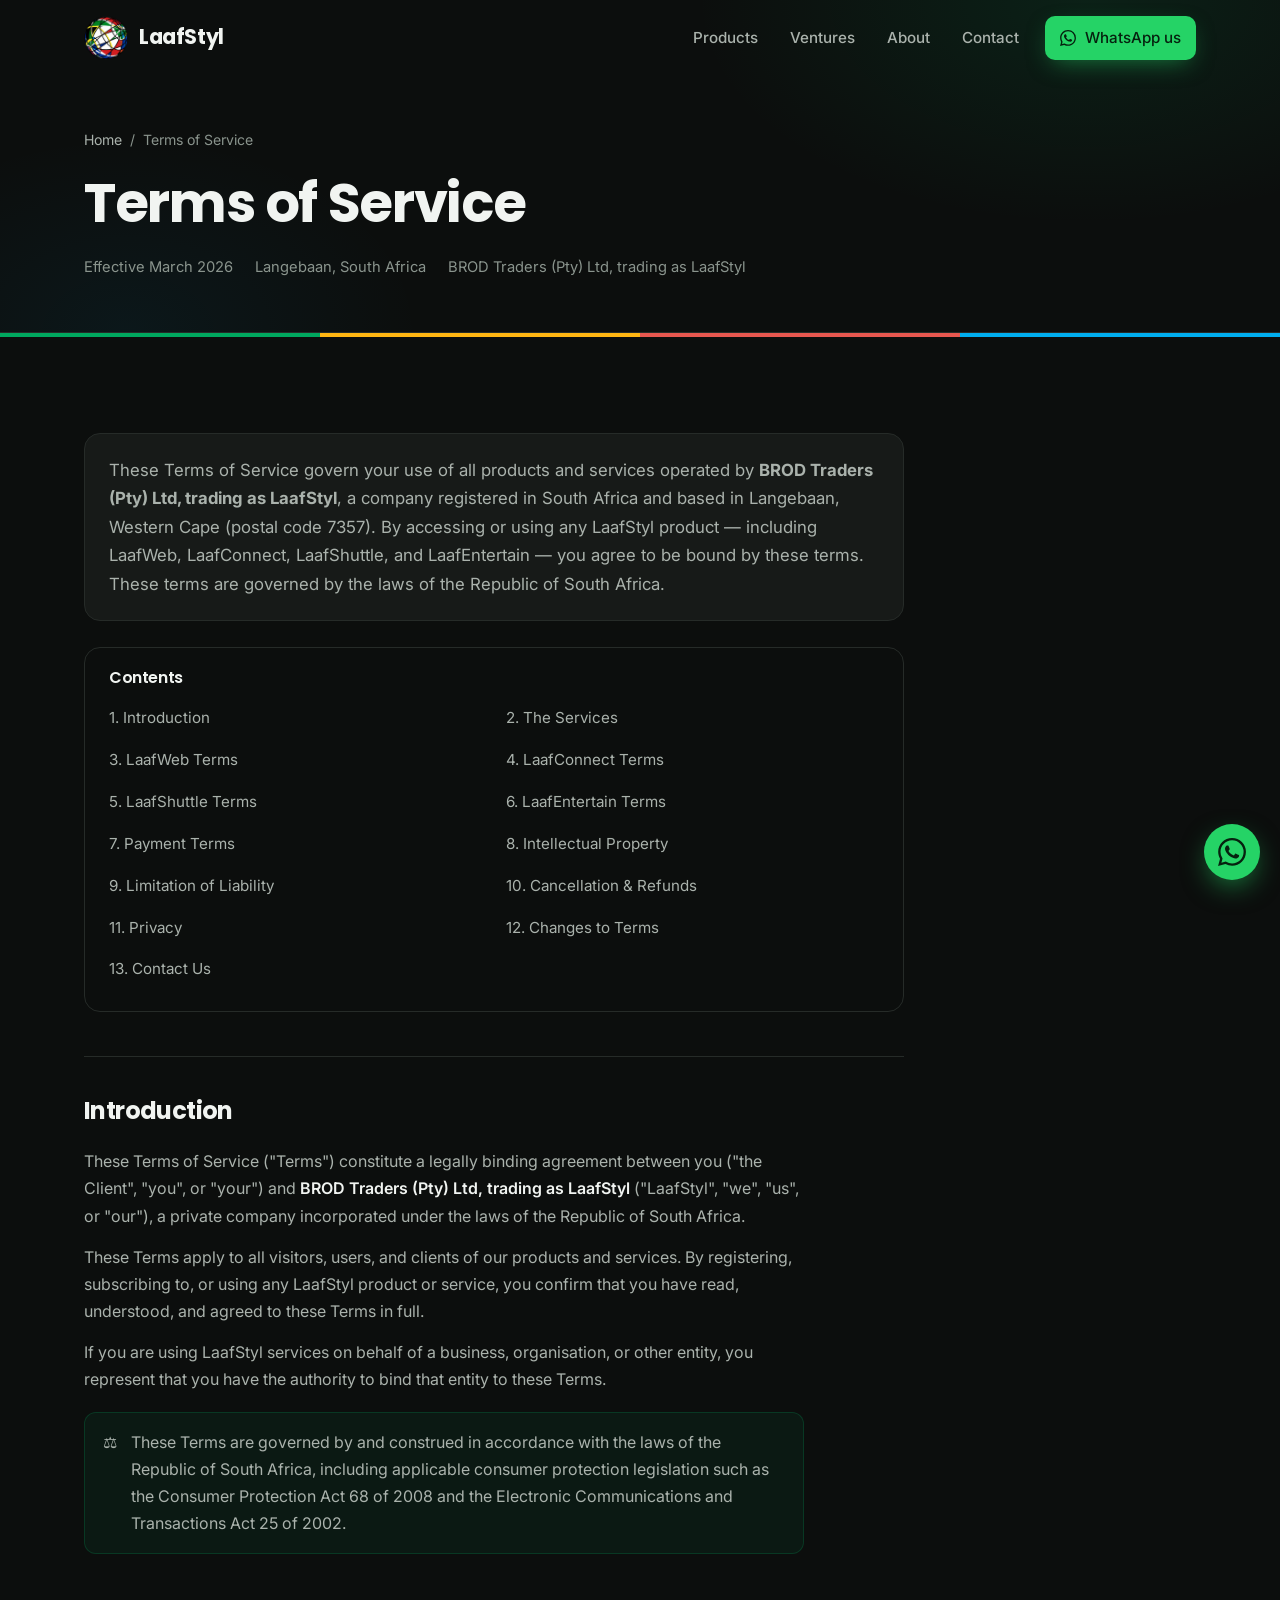
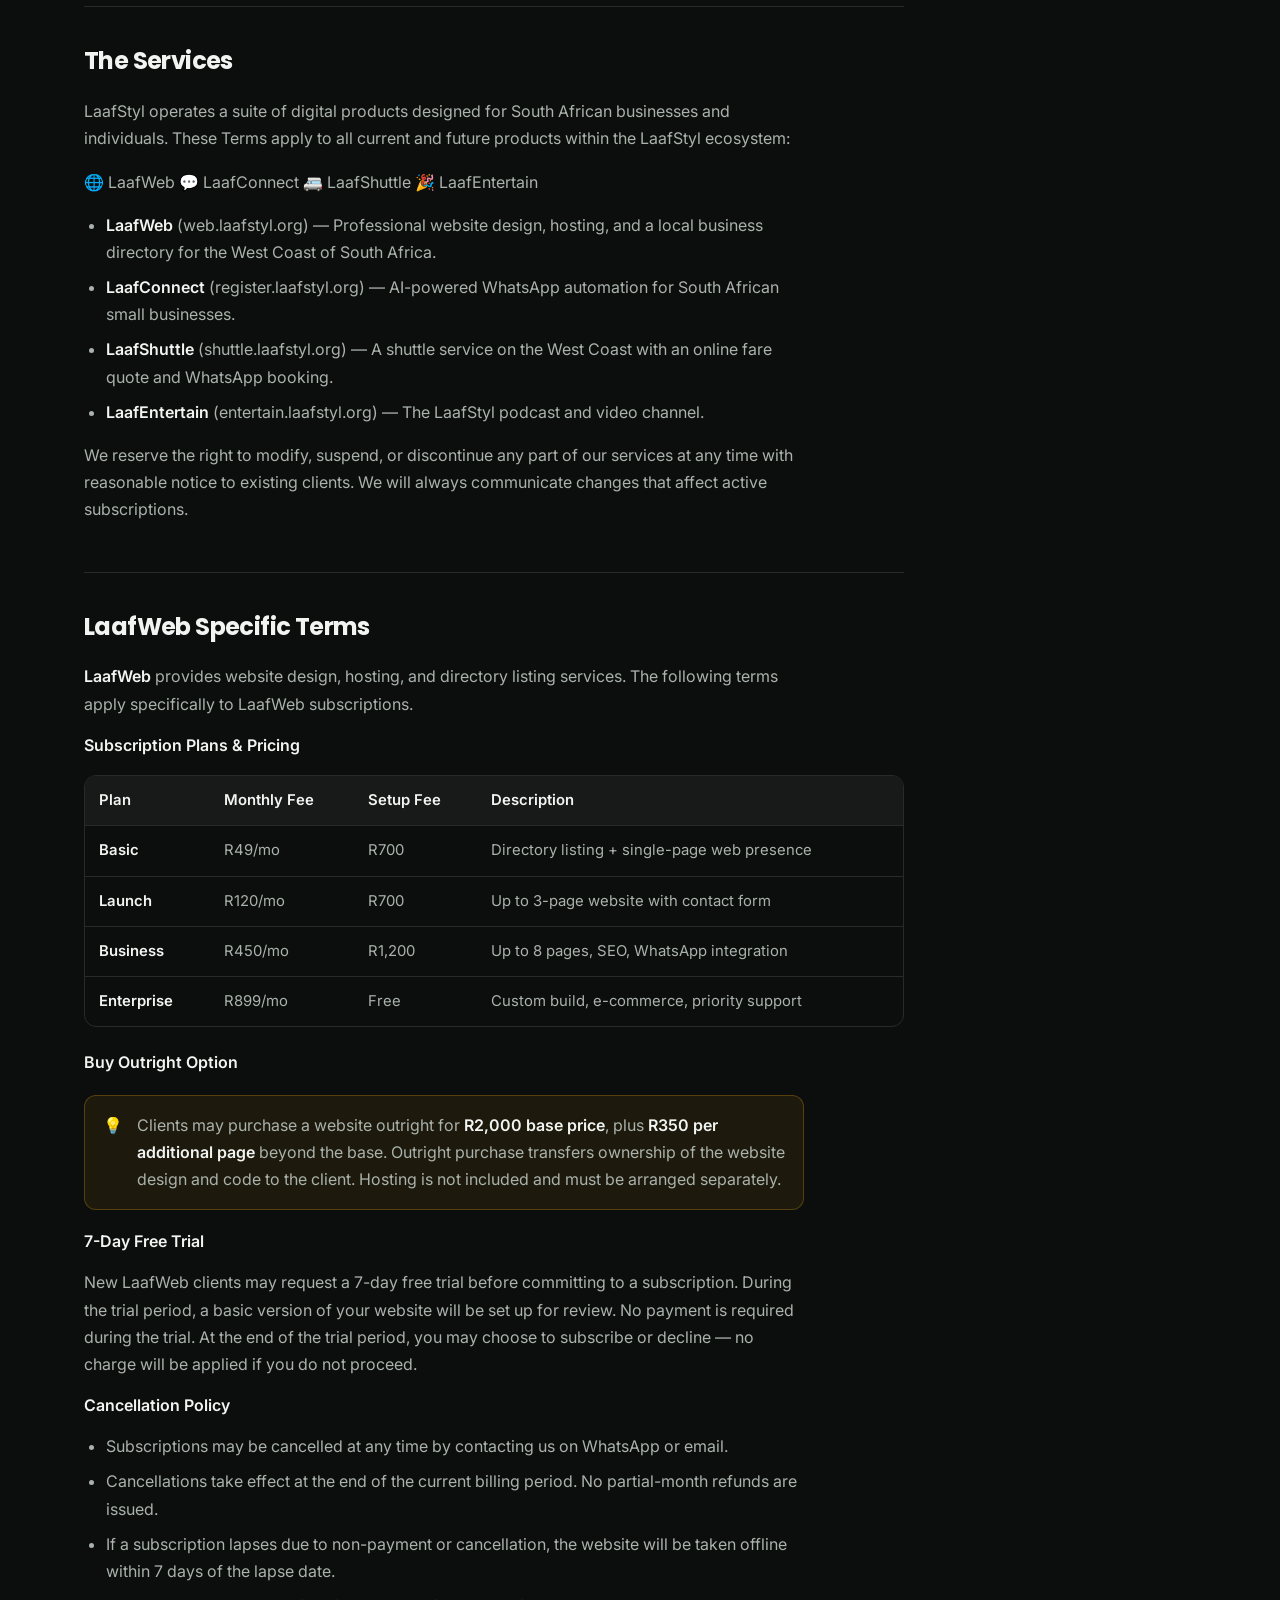
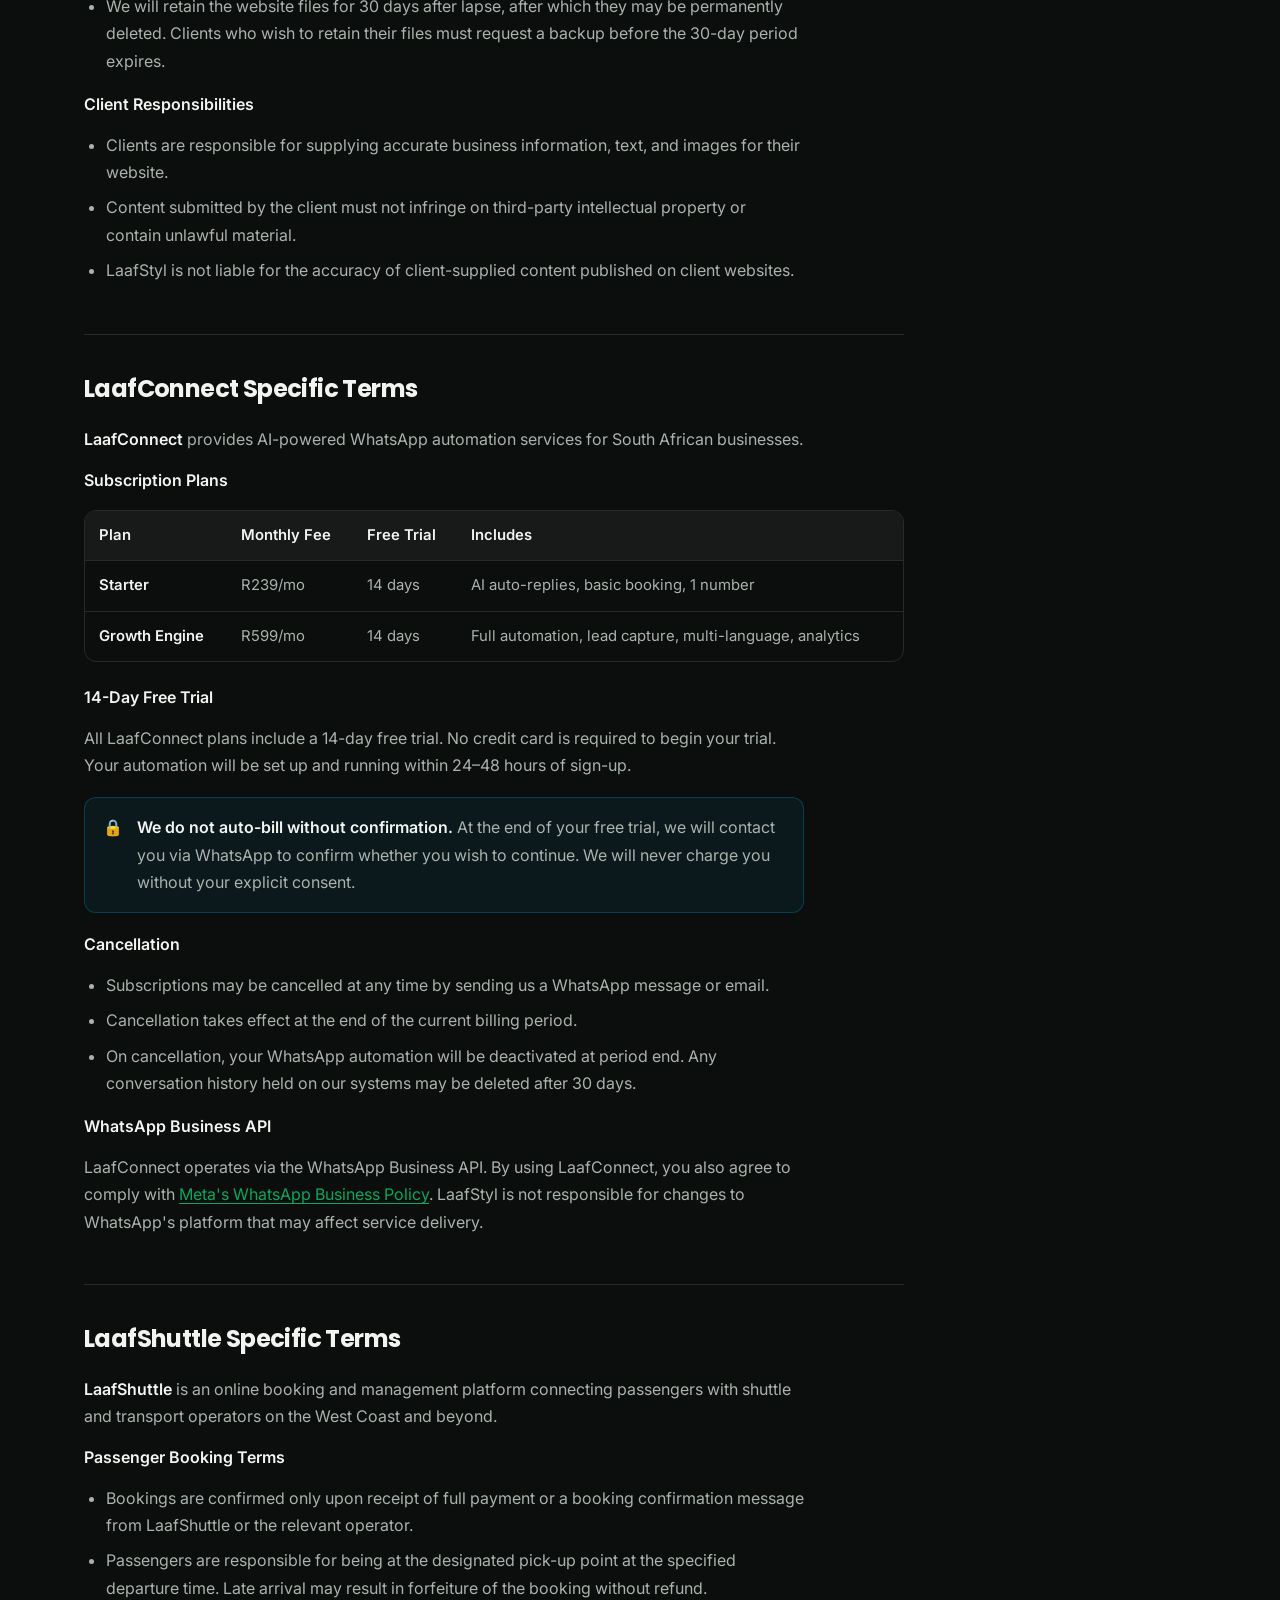
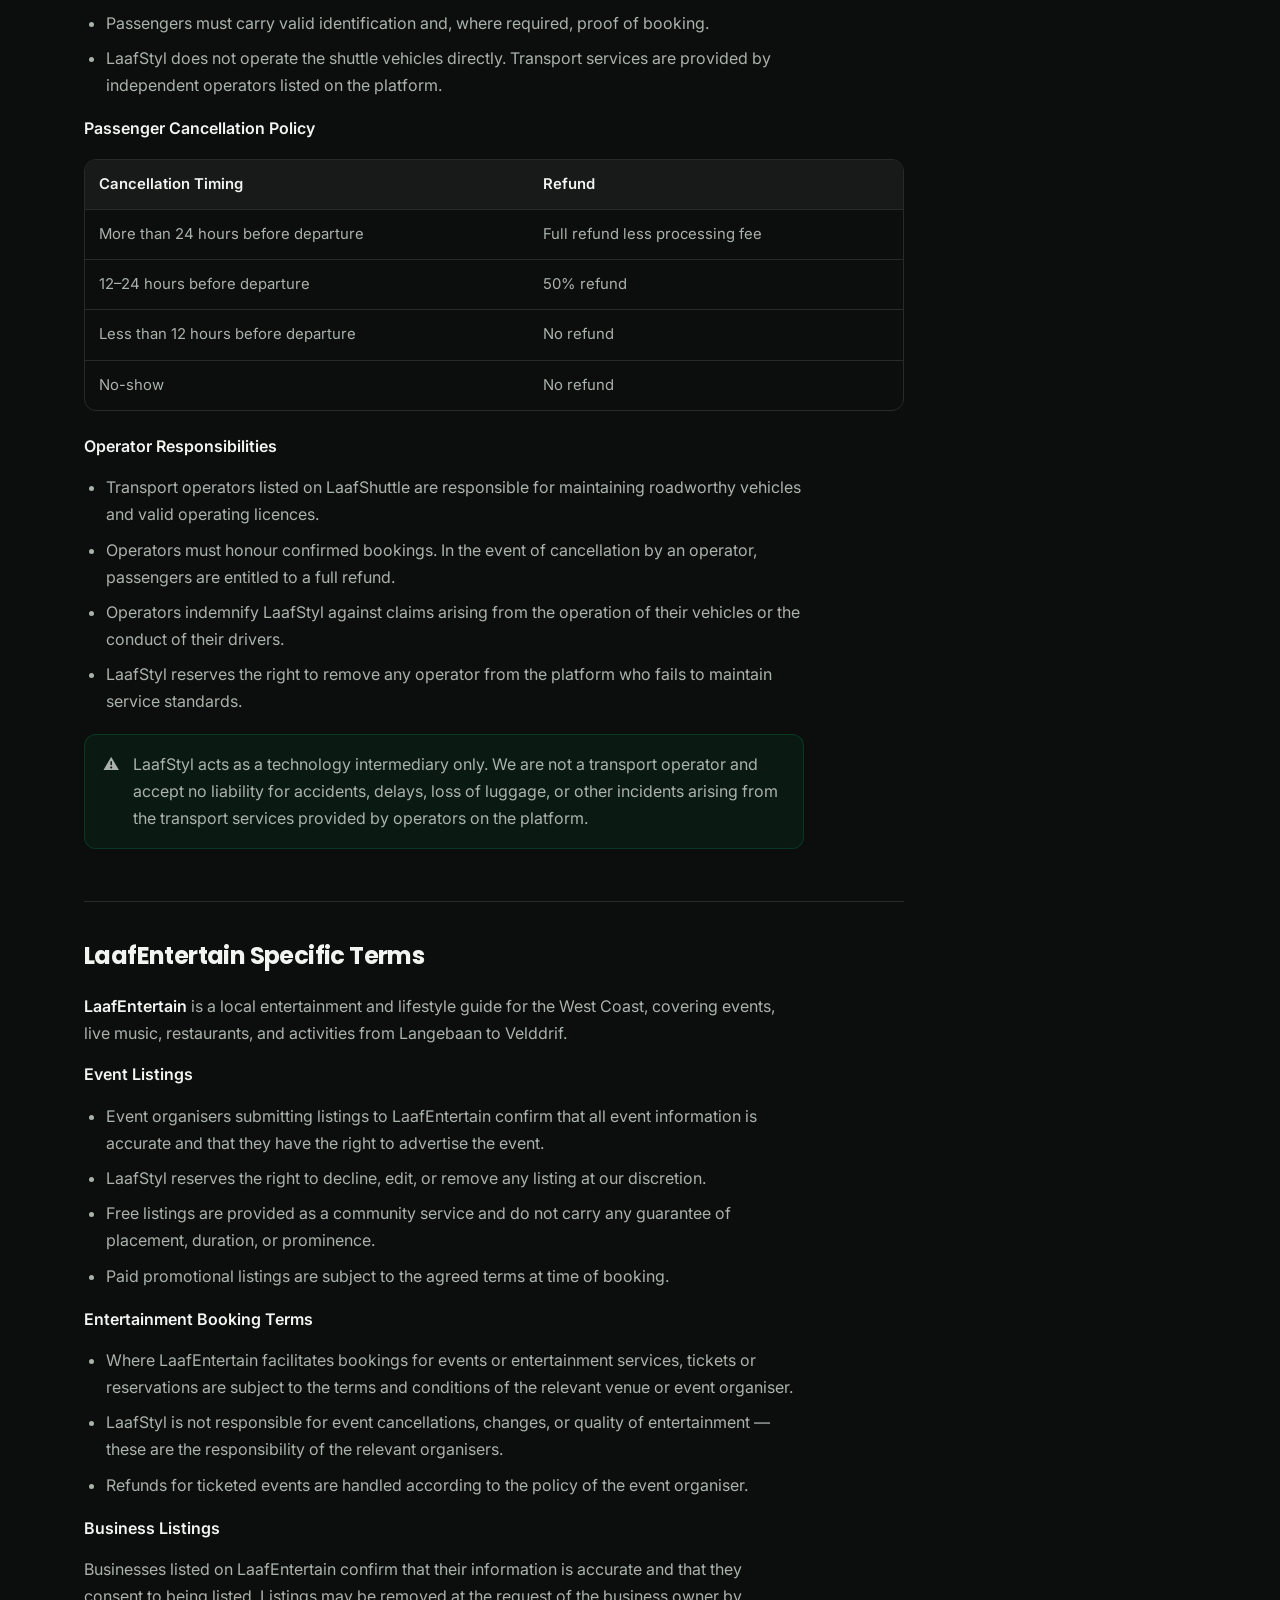
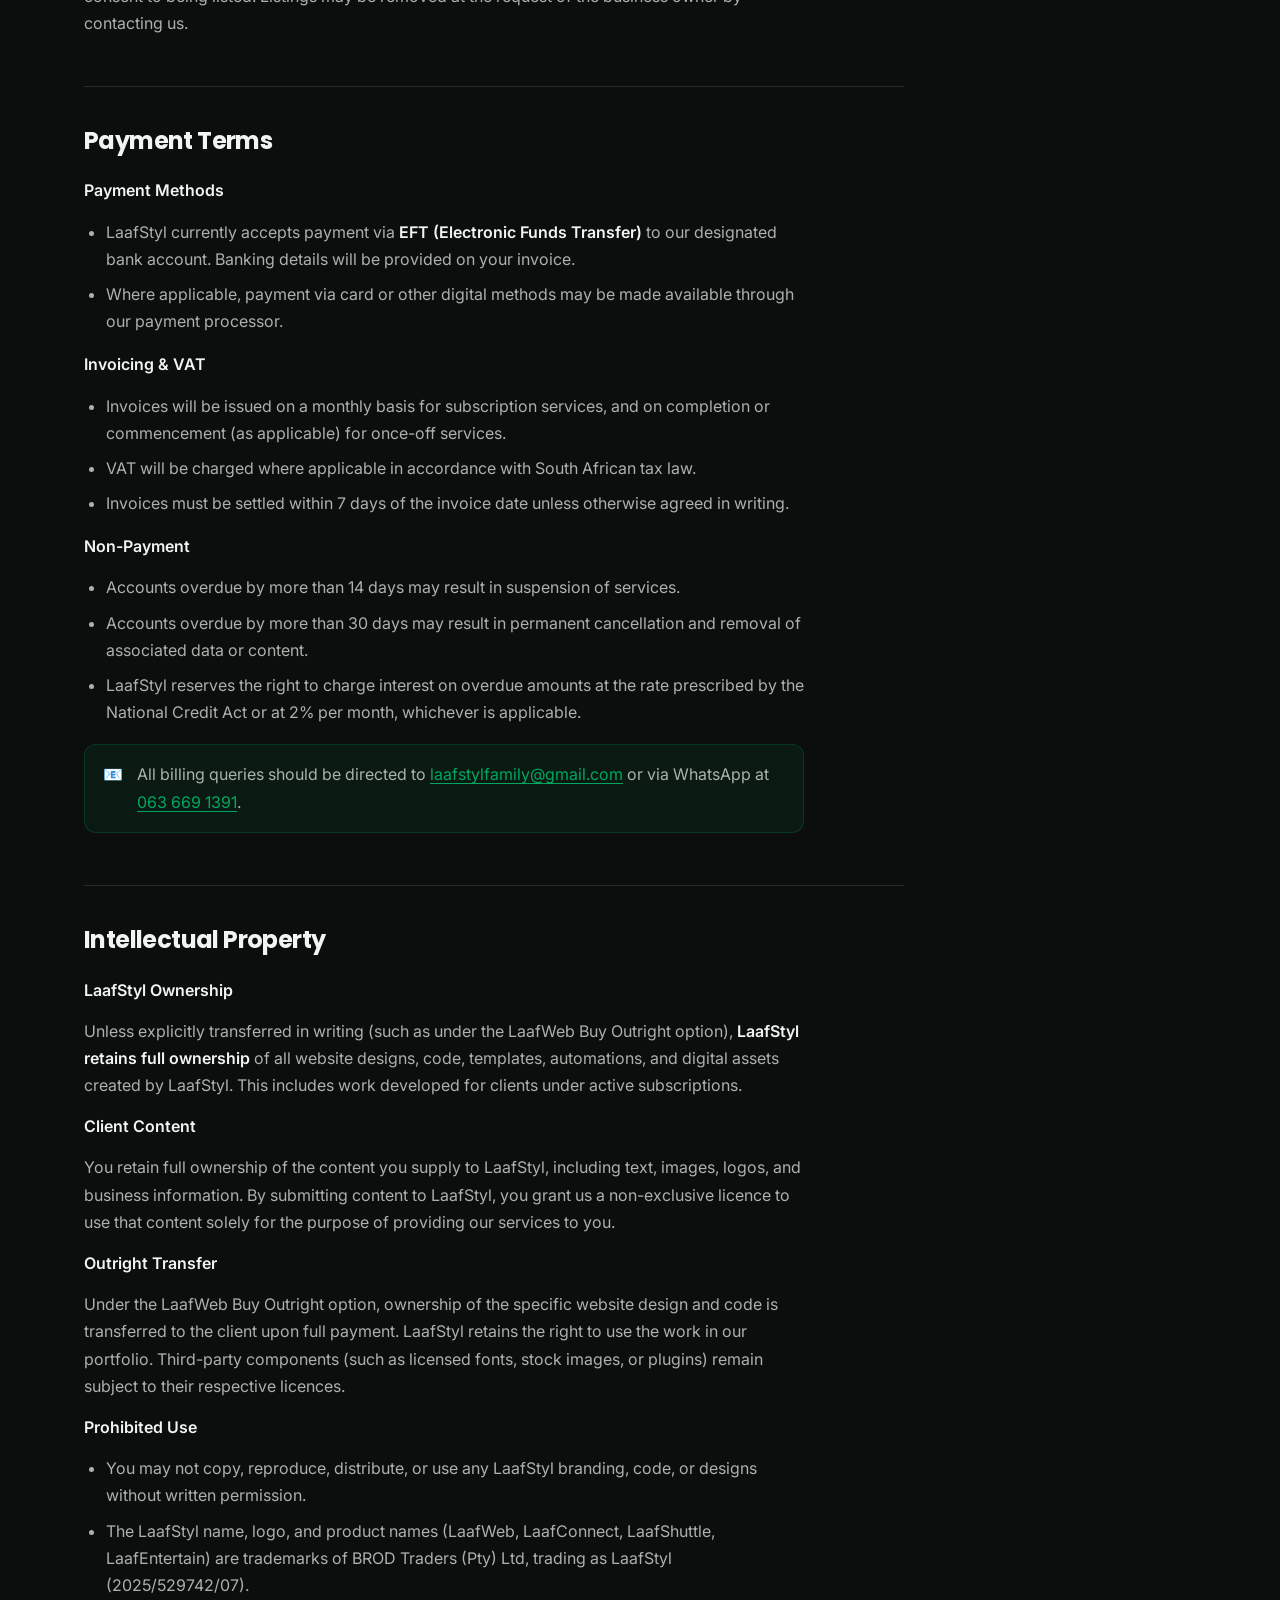
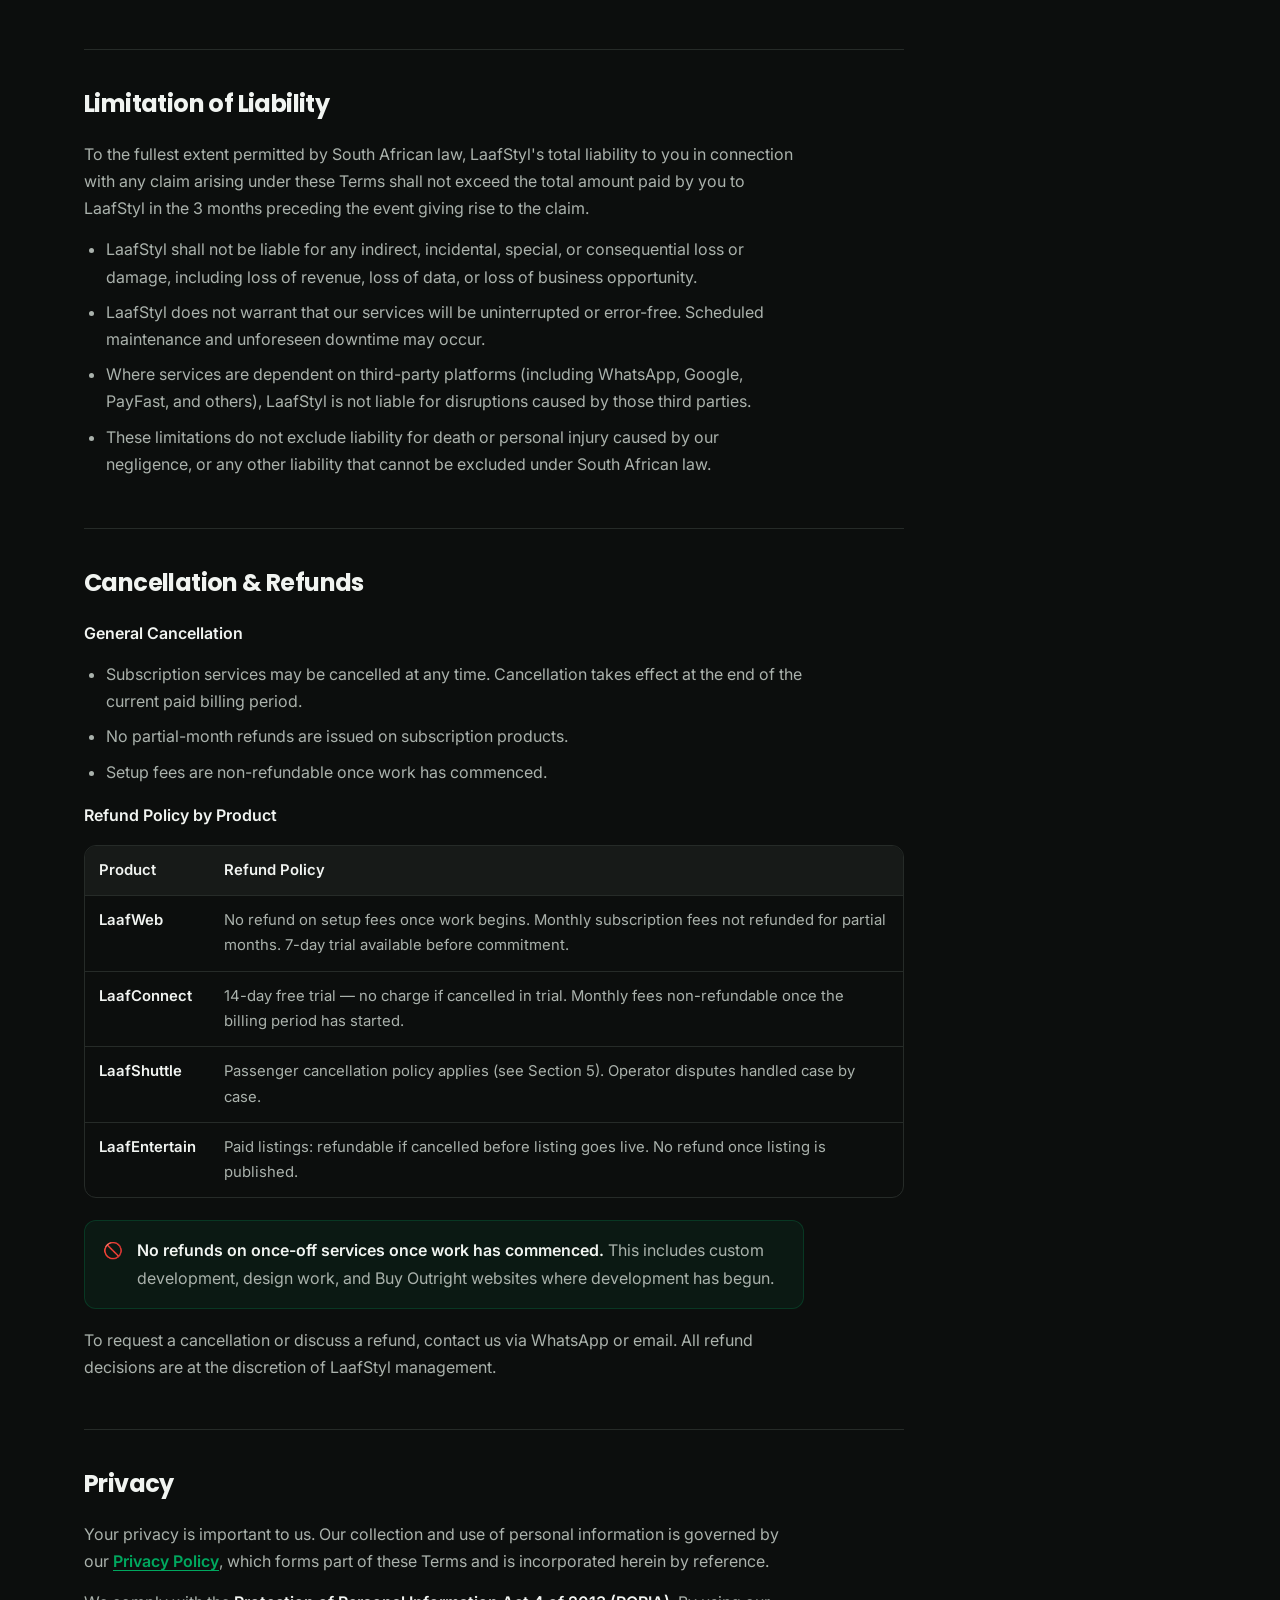
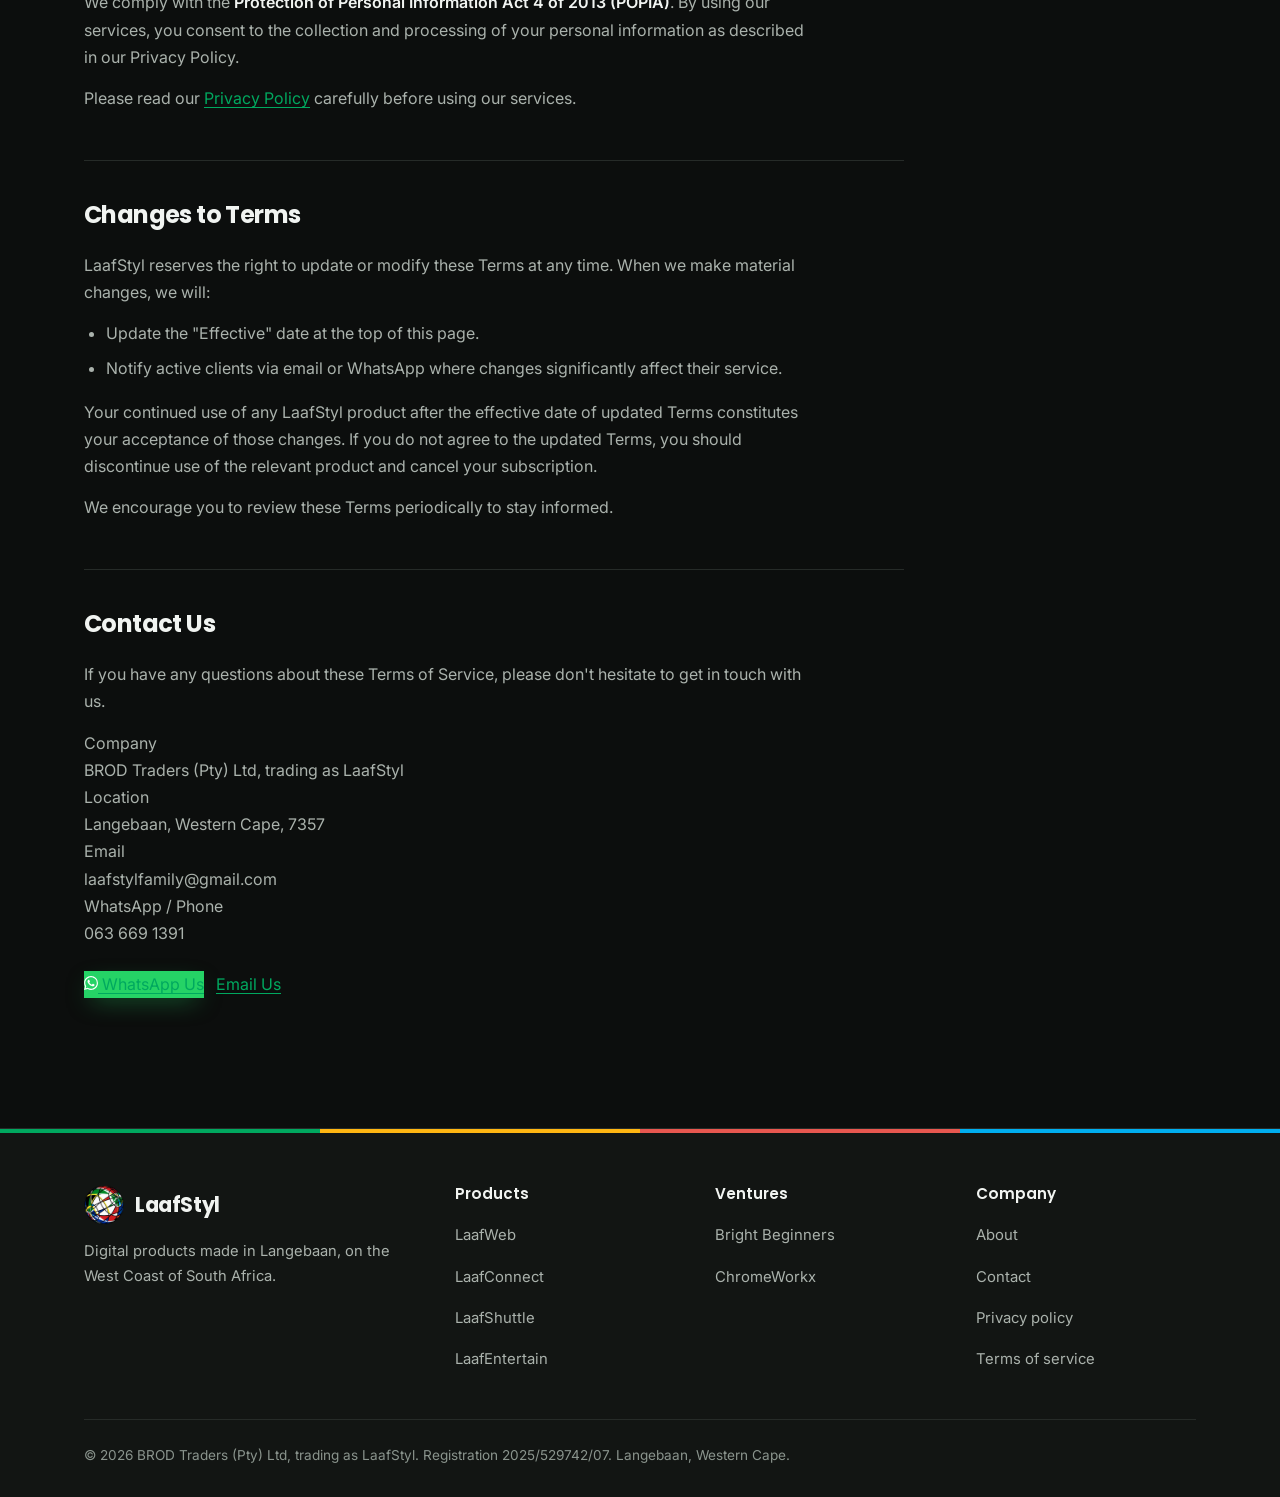
<file: terms.html>
<!DOCTYPE html>
<html lang="en">
<head>
<meta charset="UTF-8">
<meta name="viewport" content="width=device-width, initial-scale=1">
<title>Terms of Service | LaafStyl</title>
<meta name="description" content="The terms that apply to LaafStyl products and services operated by BROD Traders (Pty) Ltd, trading as LaafStyl, Langebaan.">
<meta name="author" content="LaafStyl, a trading name of BROD Traders (Pty) Ltd">
<meta name="theme-color" content="#0c0e0d">

<link rel="canonical" href="https://www.laafstyl.org/terms.html">
<meta property="og:site_name" content="LaafStyl">
<meta property="og:title" content="Terms of Service | LaafStyl">
<meta property="og:description" content="The terms that apply to LaafStyl products and services operated by BROD Traders (Pty) Ltd, trading as LaafStyl, Langebaan.">
<meta property="og:type" content="website">
<meta property="og:url" content="https://www.laafstyl.org/terms.html">
<meta property="og:locale" content="en_ZA">
<meta property="og:image" content="https://www.laafstyl.org/assets/og.png">
<meta property="og:image:width" content="1200">
<meta property="og:image:height" content="630">
<meta name="twitter:card" content="summary_large_image">
<meta name="twitter:title" content="Terms of Service | LaafStyl">
<meta name="twitter:description" content="The terms that apply to LaafStyl products and services operated by BROD Traders (Pty) Ltd, trading as LaafStyl, Langebaan.">
<meta name="twitter:image" content="https://www.laafstyl.org/assets/og.png">
<link rel="icon" href="/favicon.ico" sizes="any">
<link rel="icon" type="image/png" sizes="32x32" href="/assets/favicon-32.png">
<link rel="apple-touch-icon" href="/assets/favicon-180.png">
<link rel="preconnect" href="https://fonts.googleapis.com">
<link rel="preconnect" href="https://fonts.gstatic.com" crossorigin>
<link rel="stylesheet" href="https://fonts.googleapis.com/css2?family=Inter:wght@400;500;600&family=Poppins:wght@600;700&display=swap">
<link rel="stylesheet" href="/assets/site.css?v=20261004">
<script type="application/ld+json">
{
 "@context": "https://schema.org",
 "@graph": [
  {
   "@type": "WebPage",
   "@id": "https://www.laafstyl.org/terms.html#webpage",
   "url": "https://www.laafstyl.org/terms.html",
   "name": "Terms of Service | LaafStyl",
   "description": "The terms that apply to LaafStyl products and services operated by BROD Traders (Pty) Ltd, trading as LaafStyl, Langebaan.",
   "inLanguage": "en-ZA",
   "isPartOf": {
    "@id": "https://www.laafstyl.org/#website"
   },
   "about": {
    "@id": "https://www.laafstyl.org/#org"
   },
   "breadcrumb": {
    "@id": "https://www.laafstyl.org/terms.html#crumbs"
   }
  },
  {
   "@type": "BreadcrumbList",
   "@id": "https://www.laafstyl.org/terms.html#crumbs",
   "itemListElement": [
    {
     "@type": "ListItem",
     "position": 1,
     "name": "Home",
     "item": "https://www.laafstyl.org/"
    },
    {
     "@type": "ListItem",
     "position": 2,
     "name": "Terms of Service",
     "item": "https://www.laafstyl.org/terms.html"
    }
   ]
  }
 ]
}
</script>
<script defer src="https://static.cloudflareinsights.com/beacon.min.js" data-cf-beacon='{"token": "98d72898b6714b828172b4507930c93f"}'></script><!-- cf-web-analytics -->
</head>
<body>
<a class="skip" href="#main">Skip to content</a>

<header class="hdr" id="top">
  <div class="container">
    <a class="brand" href="/" aria-label="LaafStyl home">
      <img src="/assets/globe-96.png" width="44" height="44" alt="">LaafStyl
    </a>
    <nav class="nav" aria-label="Main">
      <a href="/#products">Products</a>
      <a href="/#ventures">Ventures</a>
      <a href="about.html">About</a>
      <a href="contact.html">Contact</a>
      <a class="btn btn-wa btn-sm" href="https://wa.me/27636691391?text=Hi%20LaafStyl%2C%20I%27d%20like%20to%20start%20a%20project" target="_blank" rel="noopener"><svg viewBox="0 0 24 24" width="16" height="16" fill="currentColor" aria-hidden="true"><path d="M17.472 14.382c-.297-.149-1.758-.867-2.03-.967-.273-.099-.471-.148-.67.15-.197.297-.767.966-.94 1.164-.173.199-.347.223-.644.075-.297-.15-1.255-.463-2.39-1.475-.883-.788-1.48-1.761-1.653-2.059-.173-.297-.018-.458.13-.606.134-.133.298-.347.446-.52.149-.174.198-.298.298-.497.099-.198.05-.371-.025-.52-.075-.149-.669-1.612-.916-2.207-.242-.579-.487-.5-.669-.51-.173-.008-.371-.01-.57-.01-.198 0-.52.074-.792.372-.272.297-1.04 1.016-1.04 2.479 0 1.462 1.065 2.875 1.213 3.074.149.198 2.096 3.2 5.077 4.487.709.306 1.262.489 1.694.625.712.227 1.36.195 1.871.118.571-.085 1.758-.719 2.006-1.413.248-.694.248-1.289.173-1.413-.074-.124-.272-.198-.57-.347m-5.421 7.403h-.004a9.87 9.87 0 01-5.031-1.378l-.361-.214-3.741.982.998-3.648-.235-.374a9.86 9.86 0 01-1.51-5.26c.001-5.45 4.436-9.884 9.888-9.884 2.64 0 5.122 1.03 6.988 2.898a9.825 9.825 0 012.893 6.994c-.003 5.45-4.437 9.884-9.885 9.884m8.413-18.297A11.815 11.815 0 0012.05 0C5.495 0 .16 5.335.157 11.892c0 2.096.547 4.142 1.588 5.945L.057 24l6.305-1.654a11.882 11.882 0 005.683 1.448h.005c6.554 0 11.89-5.335 11.893-11.893a11.821 11.821 0 00-3.48-8.413Z"/></svg>WhatsApp us</a>
    </nav>
    <button class="burger" id="burger" aria-label="Open menu" aria-expanded="false" aria-controls="mnav">
      <svg class="b" width="22" height="22" viewBox="0 0 24 24" fill="none" stroke="currentColor" stroke-width="2" stroke-linecap="round" aria-hidden="true"><path d="M3 6h18M3 12h18M3 18h18"/></svg>
      <svg class="x" width="22" height="22" viewBox="0 0 24 24" fill="none" stroke="currentColor" stroke-width="2" stroke-linecap="round" aria-hidden="true"><path d="M6 6l12 12M18 6L6 18"/></svg>
    </button>
  </div>
</header>
<div class="scrim" id="scrim"></div>
<aside class="mnav" id="mnav" aria-label="Menu">
  <div class="mnav-top">
    <span class="brand"><img src="/assets/globe-96.png" width="40" height="40" alt="">LaafStyl</span>
    <button id="mclose" aria-label="Close menu"><svg width="22" height="22" viewBox="0 0 24 24" fill="none" stroke="currentColor" stroke-width="2" stroke-linecap="round" aria-hidden="true"><path d="M6 6l12 12M18 6L6 18"/></svg></button>
  </div>
  <a class="l" href="/#products">Products</a>
  <a class="l" href="/#ventures">Ventures</a>
  <a class="l" href="about.html">About</a>
  <a class="l" href="contact.html">Contact</a>
  <a class="btn btn-wa" href="https://wa.me/27636691391?text=Hi%20LaafStyl%2C%20I%27d%20like%20to%20start%20a%20project" target="_blank" rel="noopener">WhatsApp us</a>
</aside>

<main id="main">
<section class="phero"><div class="container">
<p class="crumb"><a href="/">Home</a><span aria-hidden="true">/</span>Terms of Service</p>
<h1>Terms of Service</h1>

<p class="sub"><span>Effective March 2026</span><span>Langebaan, South Africa</span><span>BROD Traders (Pty) Ltd, trading as LaafStyl</span></p>
</div></section>
<div class="flagbar" aria-hidden="true"><span></span><span></span><span></span><span></span></div><section class="sec"><div class="container"><div class="doc">
<div class="intro">
<p>These Terms of Service govern your use of all products and services operated by <strong>BROD Traders (Pty) Ltd, trading as LaafStyl</strong>, a company registered in South Africa and based in Langebaan, Western Cape (postal code 7357). By accessing or using any LaafStyl product — including LaafWeb, LaafConnect, LaafShuttle, and LaafEntertain — you agree to be bound by these terms. These terms are governed by the laws of the Republic of South Africa.</p>
</div>
<nav class="toc" aria-labelledby="h-toc"><h2 id="h-toc">Contents</h2><div><a href="#intro">1. Introduction</a><a href="#services">2. The Services</a><a href="#laafweb">3. LaafWeb Terms</a><a href="#laafconnect">4. LaafConnect Terms</a><a href="#laafshuttle">5. LaafShuttle Terms</a><a href="#laafentertain">6. LaafEntertain Terms</a><a href="#payment">7. Payment Terms</a><a href="#ip">8. Intellectual Property</a><a href="#liability">9. Limitation of Liability</a><a href="#cancellation">10. Cancellation &amp; Refunds</a><a href="#privacy">11. Privacy</a><a href="#changes">12. Changes to Terms</a><a href="#contact">13. Contact Us</a></div></nav>
<section class="dsec" id="intro"><h2>Introduction</h2>

<p>These Terms of Service ("Terms") constitute a legally binding agreement between you ("the Client", "you", or "your") and <strong>BROD Traders (Pty) Ltd, trading as LaafStyl</strong> ("LaafStyl", "we", "us", or "our"), a private company incorporated under the laws of the Republic of South Africa.</p>
<p>These Terms apply to all visitors, users, and clients of our products and services. By registering, subscribing to, or using any LaafStyl product or service, you confirm that you have read, understood, and agreed to these Terms in full.</p>
<p>If you are using LaafStyl services on behalf of a business, organisation, or other entity, you represent that you have the authority to bind that entity to these Terms.</p>
<div class="highlight-box">
<span class="hb-ico">⚖️</span>
<div>These Terms are governed by and construed in accordance with the laws of the Republic of South Africa, including applicable consumer protection legislation such as the Consumer Protection Act 68 of 2008 and the Electronic Communications and Transactions Act 25 of 2002.</div>
</div>

</section>
<section class="dsec" id="services"><h2>The Services</h2>

<p>LaafStyl operates a suite of digital products designed for South African businesses and individuals. These Terms apply to all current and future products within the LaafStyl ecosystem:</p>
<div style="margin:16px 0">
<span class="prod-badge pb-green">🌐 LaafWeb</span>
<span class="prod-badge pb-blue">💬 LaafConnect</span>
<span class="prod-badge pb-gold">🚐 LaafShuttle</span>
<span class="prod-badge pb-red">🎉 LaafEntertain</span>
</div>
<ul class="terms-list">
<li><strong>LaafWeb</strong> (web.laafstyl.org) — Professional website design, hosting, and a local business directory for the West Coast of South Africa.</li>
<li><strong>LaafConnect</strong> (register.laafstyl.org) — AI-powered WhatsApp automation for South African small businesses.</li>
<li><strong>LaafShuttle</strong> (shuttle.laafstyl.org) — A shuttle service on the West Coast with an online fare quote and WhatsApp booking.</li>
<li><strong>LaafEntertain</strong> (entertain.laafstyl.org) — The LaafStyl podcast and video channel.</li>
</ul>
<p>We reserve the right to modify, suspend, or discontinue any part of our services at any time with reasonable notice to existing clients. We will always communicate changes that affect active subscriptions.</p>

</section>
<section class="dsec" id="laafweb"><h2>LaafWeb Specific Terms</h2>

<p><strong>LaafWeb</strong> provides website design, hosting, and directory listing services. The following terms apply specifically to LaafWeb subscriptions.</p>
<p><strong>Subscription Plans &amp; Pricing</strong></p>
<div class="tbl"><table class="terms-table">
<thead>
<tr>
<th>Plan</th>
<th>Monthly Fee</th>
<th>Setup Fee</th>
<th>Description</th>
</tr>
</thead>
<tbody>
<tr>
<td><strong>Basic</strong></td>
<td><span class="price">R49/mo</span></td>
<td>R700</td>
<td>Directory listing + single-page web presence</td>
</tr>
<tr>
<td><strong>Launch</strong></td>
<td><span class="price">R120/mo</span></td>
<td>R700</td>
<td>Up to 3-page website with contact form</td>
</tr>
<tr>
<td><strong>Business</strong></td>
<td><span class="price">R450/mo</span></td>
<td>R1,200</td>
<td>Up to 8 pages, SEO, WhatsApp integration</td>
</tr>
<tr>
<td><strong>Enterprise</strong></td>
<td><span class="price">R899/mo</span></td>
<td>Free</td>
<td>Custom build, e-commerce, priority support</td>
</tr>
</tbody>
</table></div>
<p><strong>Buy Outright Option</strong></p>
<div class="highlight-box gold">
<span class="hb-ico">💡</span>
<div>Clients may purchase a website outright for <strong>R2,000 base price</strong>, plus <strong>R350 per additional page</strong> beyond the base. Outright purchase transfers ownership of the website design and code to the client. Hosting is not included and must be arranged separately.</div>
</div>
<p><strong>7-Day Free Trial</strong></p>
<p>New LaafWeb clients may request a 7-day free trial before committing to a subscription. During the trial period, a basic version of your website will be set up for review. No payment is required during the trial. At the end of the trial period, you may choose to subscribe or decline — no charge will be applied if you do not proceed.</p>
<p><strong>Cancellation Policy</strong></p>
<ul class="terms-list">
<li>Subscriptions may be cancelled at any time by contacting us on WhatsApp or email.</li>
<li>Cancellations take effect at the end of the current billing period. No partial-month refunds are issued.</li>
<li>If a subscription lapses due to non-payment or cancellation, the website will be taken offline within 7 days of the lapse date.</li>
<li>We will retain the website files for 30 days after lapse, after which they may be permanently deleted. Clients who wish to retain their files must request a backup before the 30-day period expires.</li>
</ul>
<p><strong>Client Responsibilities</strong></p>
<ul class="terms-list">
<li>Clients are responsible for supplying accurate business information, text, and images for their website.</li>
<li>Content submitted by the client must not infringe on third-party intellectual property or contain unlawful material.</li>
<li>LaafStyl is not liable for the accuracy of client-supplied content published on client websites.</li>
</ul>

</section>
<section class="dsec" id="laafconnect"><h2>LaafConnect Specific Terms</h2>

<p><strong>LaafConnect</strong> provides AI-powered WhatsApp automation services for South African businesses.</p>
<p><strong>Subscription Plans</strong></p>
<div class="tbl"><table class="terms-table">
<thead>
<tr>
<th>Plan</th>
<th>Monthly Fee</th>
<th>Free Trial</th>
<th>Includes</th>
</tr>
</thead>
<tbody>
<tr>
<td><strong>Starter</strong></td>
<td><span class="price">R239/mo</span></td>
<td>14 days</td>
<td>AI auto-replies, basic booking, 1 number</td>
</tr>
<tr>
<td><strong>Growth Engine</strong></td>
<td><span class="price-gold">R599/mo</span></td>
<td>14 days</td>
<td>Full automation, lead capture, multi-language, analytics</td>
</tr>
</tbody>
</table></div>
<p><strong>14-Day Free Trial</strong></p>
<p>All LaafConnect plans include a 14-day free trial. No credit card is required to begin your trial. Your automation will be set up and running within 24–48 hours of sign-up.</p>
<div class="highlight-box blue">
<span class="hb-ico">🔒</span>
<div><strong>We do not auto-bill without confirmation.</strong> At the end of your free trial, we will contact you via WhatsApp to confirm whether you wish to continue. We will never charge you without your explicit consent.</div>
</div>
<p><strong>Cancellation</strong></p>
<ul class="terms-list">
<li>Subscriptions may be cancelled at any time by sending us a WhatsApp message or email.</li>
<li>Cancellation takes effect at the end of the current billing period.</li>
<li>On cancellation, your WhatsApp automation will be deactivated at period end. Any conversation history held on our systems may be deleted after 30 days.</li>
</ul>
<p><strong>WhatsApp Business API</strong></p>
<p>LaafConnect operates via the WhatsApp Business API. By using LaafConnect, you also agree to comply with <a href="https://www.whatsapp.com/legal/business-policy" rel="noopener" target="_blank">Meta's WhatsApp Business Policy</a>. LaafStyl is not responsible for changes to WhatsApp's platform that may affect service delivery.</p>

</section>
<section class="dsec" id="laafshuttle"><h2>LaafShuttle Specific Terms</h2>

<p><strong>LaafShuttle</strong> is an online booking and management platform connecting passengers with shuttle and transport operators on the West Coast and beyond.</p>
<p><strong>Passenger Booking Terms</strong></p>
<ul class="terms-list">
<li>Bookings are confirmed only upon receipt of full payment or a booking confirmation message from LaafShuttle or the relevant operator.</li>
<li>Passengers are responsible for being at the designated pick-up point at the specified departure time. Late arrival may result in forfeiture of the booking without refund.</li>
<li>Passengers must carry valid identification and, where required, proof of booking.</li>
<li>LaafStyl does not operate the shuttle vehicles directly. Transport services are provided by independent operators listed on the platform.</li>
</ul>
<p><strong>Passenger Cancellation Policy</strong></p>
<div class="tbl"><table class="terms-table">
<thead>
<tr><th>Cancellation Timing</th><th>Refund</th></tr>
</thead>
<tbody>
<tr><td>More than 24 hours before departure</td><td>Full refund less processing fee</td></tr>
<tr><td>12–24 hours before departure</td><td>50% refund</td></tr>
<tr><td>Less than 12 hours before departure</td><td>No refund</td></tr>
<tr><td>No-show</td><td>No refund</td></tr>
</tbody>
</table></div>
<p><strong>Operator Responsibilities</strong></p>
<ul class="terms-list">
<li>Transport operators listed on LaafShuttle are responsible for maintaining roadworthy vehicles and valid operating licences.</li>
<li>Operators must honour confirmed bookings. In the event of cancellation by an operator, passengers are entitled to a full refund.</li>
<li>Operators indemnify LaafStyl against claims arising from the operation of their vehicles or the conduct of their drivers.</li>
<li>LaafStyl reserves the right to remove any operator from the platform who fails to maintain service standards.</li>
</ul>
<div class="highlight-box">
<span class="hb-ico">⚠️</span>
<div>LaafStyl acts as a technology intermediary only. We are not a transport operator and accept no liability for accidents, delays, loss of luggage, or other incidents arising from the transport services provided by operators on the platform.</div>
</div>

</section>
<section class="dsec" id="laafentertain"><h2>LaafEntertain Specific Terms</h2>

<p><strong>LaafEntertain</strong> is a local entertainment and lifestyle guide for the West Coast, covering events, live music, restaurants, and activities from Langebaan to Velddrif.</p>
<p><strong>Event Listings</strong></p>
<ul class="terms-list">
<li>Event organisers submitting listings to LaafEntertain confirm that all event information is accurate and that they have the right to advertise the event.</li>
<li>LaafStyl reserves the right to decline, edit, or remove any listing at our discretion.</li>
<li>Free listings are provided as a community service and do not carry any guarantee of placement, duration, or prominence.</li>
<li>Paid promotional listings are subject to the agreed terms at time of booking.</li>
</ul>
<p><strong>Entertainment Booking Terms</strong></p>
<ul class="terms-list">
<li>Where LaafEntertain facilitates bookings for events or entertainment services, tickets or reservations are subject to the terms and conditions of the relevant venue or event organiser.</li>
<li>LaafStyl is not responsible for event cancellations, changes, or quality of entertainment — these are the responsibility of the relevant organisers.</li>
<li>Refunds for ticketed events are handled according to the policy of the event organiser.</li>
</ul>
<p><strong>Business Listings</strong></p>
<p>Businesses listed on LaafEntertain confirm that their information is accurate and that they consent to being listed. Listings may be removed at the request of the business owner by contacting us.</p>

</section>
<section class="dsec" id="payment"><h2>Payment Terms</h2>

<p><strong>Payment Methods</strong></p>
<ul class="terms-list">
<li>LaafStyl currently accepts payment via <strong>EFT (Electronic Funds Transfer)</strong> to our designated bank account. Banking details will be provided on your invoice.</li>
<li>Where applicable, payment via card or other digital methods may be made available through our payment processor.</li>
</ul>
<p><strong>Invoicing &amp; VAT</strong></p>
<ul class="terms-list">
<li>Invoices will be issued on a monthly basis for subscription services, and on completion or commencement (as applicable) for once-off services.</li>
<li>VAT will be charged where applicable in accordance with South African tax law.</li>
<li>Invoices must be settled within 7 days of the invoice date unless otherwise agreed in writing.</li>
</ul>
<p><strong>Non-Payment</strong></p>
<ul class="terms-list">
<li>Accounts overdue by more than 14 days may result in suspension of services.</li>
<li>Accounts overdue by more than 30 days may result in permanent cancellation and removal of associated data or content.</li>
<li>LaafStyl reserves the right to charge interest on overdue amounts at the rate prescribed by the National Credit Act or at 2% per month, whichever is applicable.</li>
</ul>
<div class="highlight-box">
<span class="hb-ico">📧</span>
<div>All billing queries should be directed to <a href="mailto:laafstylfamily@gmail.com">laafstylfamily@gmail.com</a> or via WhatsApp at <a href="https://wa.me/27636691391" target="_blank">063 669 1391</a>.</div>
</div>

</section>
<section class="dsec" id="ip"><h2>Intellectual Property</h2>

<p><strong>LaafStyl Ownership</strong></p>
<p>Unless explicitly transferred in writing (such as under the LaafWeb Buy Outright option), <strong>LaafStyl retains full ownership</strong> of all website designs, code, templates, automations, and digital assets created by LaafStyl. This includes work developed for clients under active subscriptions.</p>
<p><strong>Client Content</strong></p>
<p>You retain full ownership of the content you supply to LaafStyl, including text, images, logos, and business information. By submitting content to LaafStyl, you grant us a non-exclusive licence to use that content solely for the purpose of providing our services to you.</p>
<p><strong>Outright Transfer</strong></p>
<p>Under the LaafWeb Buy Outright option, ownership of the specific website design and code is transferred to the client upon full payment. LaafStyl retains the right to use the work in our portfolio. Third-party components (such as licensed fonts, stock images, or plugins) remain subject to their respective licences.</p>
<p><strong>Prohibited Use</strong></p>
<ul class="terms-list">
<li>You may not copy, reproduce, distribute, or use any LaafStyl branding, code, or designs without written permission.</li>
<li>The LaafStyl name, logo, and product names (LaafWeb, LaafConnect, LaafShuttle, LaafEntertain) are trademarks of BROD Traders (Pty) Ltd, trading as LaafStyl (2025/529742/07).</li>
</ul>

</section>
<section class="dsec" id="liability"><h2>Limitation of Liability</h2>

<p>To the fullest extent permitted by South African law, LaafStyl's total liability to you in connection with any claim arising under these Terms shall not exceed the total amount paid by you to LaafStyl in the 3 months preceding the event giving rise to the claim.</p>
<ul class="terms-list">
<li>LaafStyl shall not be liable for any indirect, incidental, special, or consequential loss or damage, including loss of revenue, loss of data, or loss of business opportunity.</li>
<li>LaafStyl does not warrant that our services will be uninterrupted or error-free. Scheduled maintenance and unforeseen downtime may occur.</li>
<li>Where services are dependent on third-party platforms (including WhatsApp, Google, PayFast, and others), LaafStyl is not liable for disruptions caused by those third parties.</li>
<li>These limitations do not exclude liability for death or personal injury caused by our negligence, or any other liability that cannot be excluded under South African law.</li>
</ul>

</section>
<section class="dsec" id="cancellation"><h2>Cancellation &amp; Refunds</h2>

<p><strong>General Cancellation</strong></p>
<ul class="terms-list">
<li>Subscription services may be cancelled at any time. Cancellation takes effect at the end of the current paid billing period.</li>
<li>No partial-month refunds are issued on subscription products.</li>
<li>Setup fees are non-refundable once work has commenced.</li>
</ul>
<p><strong>Refund Policy by Product</strong></p>
<div class="tbl"><table class="terms-table">
<thead>
<tr><th>Product</th><th>Refund Policy</th></tr>
</thead>
<tbody>
<tr><td><strong>LaafWeb</strong></td><td>No refund on setup fees once work begins. Monthly subscription fees not refunded for partial months. 7-day trial available before commitment.</td></tr>
<tr><td><strong>LaafConnect</strong></td><td>14-day free trial — no charge if cancelled in trial. Monthly fees non-refundable once the billing period has started.</td></tr>
<tr><td><strong>LaafShuttle</strong></td><td>Passenger cancellation policy applies (see Section 5). Operator disputes handled case by case.</td></tr>
<tr><td><strong>LaafEntertain</strong></td><td>Paid listings: refundable if cancelled before listing goes live. No refund once listing is published.</td></tr>
</tbody>
</table></div>
<div class="highlight-box red">
<span class="hb-ico">🚫</span>
<div><strong>No refunds on once-off services once work has commenced.</strong> This includes custom development, design work, and Buy Outright websites where development has begun.</div>
</div>
<p>To request a cancellation or discuss a refund, contact us via WhatsApp or email. All refund decisions are at the discretion of LaafStyl management.</p>

</section>
<section class="dsec" id="privacy"><h2>Privacy</h2>

<p>Your privacy is important to us. Our collection and use of personal information is governed by our <strong><a href="privacy.html">Privacy Policy</a></strong>, which forms part of these Terms and is incorporated herein by reference.</p>
<p>We comply with the <strong>Protection of Personal Information Act 4 of 2013 (POPIA)</strong>. By using our services, you consent to the collection and processing of your personal information as described in our Privacy Policy.</p>
<p>Please read our <a href="privacy.html">Privacy Policy</a> carefully before using our services.</p>

</section>
<section class="dsec" id="changes"><h2>Changes to Terms</h2>

<p>LaafStyl reserves the right to update or modify these Terms at any time. When we make material changes, we will:</p>
<ul class="terms-list">
<li>Update the "Effective" date at the top of this page.</li>
<li>Notify active clients via email or WhatsApp where changes significantly affect their service.</li>
</ul>
<p>Your continued use of any LaafStyl product after the effective date of updated Terms constitutes your acceptance of those changes. If you do not agree to the updated Terms, you should discontinue use of the relevant product and cancel your subscription.</p>
<p>We encourage you to review these Terms periodically to stay informed.</p>

</section>
<section class="dsec" id="contact"><h2>Contact Us</h2>

<p>If you have any questions about these Terms of Service, please don't hesitate to get in touch with us.</p>
<div class="info-grid">
<div class="info-pill">
<div class="info-pill-label">Company</div>
<div class="info-pill-val">BROD Traders (Pty) Ltd, trading as LaafStyl</div>
</div>
<div class="info-pill">
<div class="info-pill-label">Location</div>
<div class="info-pill-val">Langebaan, Western Cape, 7357</div>
</div>
<div class="info-pill">
<div class="info-pill-label">Email</div>
<div class="info-pill-val"><a href="mailto:laafstylfamily@gmail.com" style="color:var(--green2);text-decoration:none">laafstylfamily@gmail.com</a></div>
</div>
<div class="info-pill">
<div class="info-pill-label">WhatsApp / Phone</div>
<div class="info-pill-val"><a href="https://wa.me/27636691391" style="color:var(--green2);text-decoration:none" target="_blank">063 669 1391</a></div>
</div>
</div>
<div style="margin-top:24px;display:flex;gap:12px;flex-wrap:wrap">
<a class="btn-wa" href="https://wa.me/27636691391?text=Hi%20LaafStyl%2C%20I%20have%20a%20question%20about%20your%20Terms%20of%20Service" rel="noopener" target="_blank">
<svg fill="white" height="14" viewbox="0 0 24 24" width="14"><path d="M17.472 14.382c-.297-.149-1.758-.867-2.03-.967-.273-.099-.471-.148-.67.15-.197.297-.767.966-.94 1.164-.173.199-.347.223-.644.075-.297-.15-1.255-.463-2.39-1.475-.883-.788-1.48-1.761-1.653-2.059-.173-.297-.018-.458.13-.606.134-.133.298-.347.446-.52.149-.174.198-.298.298-.497.099-.198.05-.371-.025-.52-.075-.149-.669-1.612-.916-2.207-.242-.579-.487-.5-.669-.51-.173-.008-.371-.01-.57-.01-.198 0-.52.074-.792.372-.272.297-1.04 1.016-1.04 2.479 0 1.462 1.065 2.875 1.213 3.074.149.198 2.096 3.2 5.077 4.487.709.306 1.262.489 1.694.625.712.227 1.36.195 1.871.118.571-.085 1.758-.719 2.006-1.413.248-.694.248-1.289.173-1.413-.074-.124-.272-.198-.57-.347m-5.421 7.403h-.004a9.87 9.87 0 01-5.031-1.378l-.361-.214-3.741.982.998-3.648-.235-.374a9.86 9.86 0 01-1.51-5.26c.001-5.45 4.436-9.884 9.888-9.884 2.64 0 5.122 1.03 6.988 2.898a9.825 9.825 0 012.893 6.994c-.003 5.45-4.437 9.884-9.885 9.884m8.413-18.297A11.815 11.815 0 0012.05 0C5.495 0 .16 5.335.157 11.892c0 2.096.547 4.142 1.588 5.945L.057 24l6.305-1.654a11.882 11.882 0 005.683 1.448h.005c6.554 0 11.89-5.335 11.893-11.893a11.821 11.821 0 00-3.48-8.413Z"></path></svg>
            WhatsApp Us
          </a>
<a class="btn-outline" href="mailto:laafstylfamily@gmail.com">Email Us</a>
</div>

</section>
</div></div></section>
</main>

<footer class="ftr">
  <div class="flagbar" aria-hidden="true" style="position:absolute;inset:0 0 auto 0"><span></span><span></span><span></span><span></span></div>
  <div class="container">
    <div class="ftr-top">
      <div>
        <a class="brand" href="/"><img src="/assets/globe-96.png" width="40" height="40" alt="" loading="lazy">LaafStyl</a>
        <p class="ftr-desc">Digital products made in Langebaan, on the West Coast of South Africa.</p>
      </div>
      <div>
        <h4>Products</h4>
        <ul>
          <li><a href="https://web.laafstyl.org">LaafWeb</a></li>
          <li><a href="https://register.laafstyl.org">LaafConnect</a></li>
          <li><a href="https://shuttle.laafstyl.org">LaafShuttle</a></li>
          <li><a href="https://entertain.laafstyl.org">LaafEntertain</a></li>
        </ul>
      </div>
      <div>
        <h4>Ventures</h4>
        <ul>
          <li><a href="https://care.laafstyl.org">Bright Beginners</a></li>
          <li><a href="https://auto.laafstyl.org">ChromeWorkx</a></li>
        </ul>
      </div>
      <div>
        <h4>Company</h4>
        <ul>
          <li><a href="about.html">About</a></li>
          <li><a href="contact.html">Contact</a></li>
          <li><a href="privacy.html">Privacy policy</a></li>
          <li><a href="terms.html">Terms of service</a></li>
        </ul>
      </div>
    </div>
    <p class="ftr-bot">&copy; <span id="yr">2026</span> BROD Traders (Pty) Ltd, trading as LaafStyl. Registration 2025/529742/07. Langebaan, Western Cape.</p>
  </div>
</footer>

<a class="wa-float" href="https://wa.me/27636691391?text=Hi%20LaafStyl%2C%20I%27d%20like%20to%20start%20a%20project" target="_blank" rel="noopener" aria-label="Chat with us on WhatsApp"><svg viewBox="0 0 24 24" width="28" height="28" fill="currentColor" aria-hidden="true"><path d="M17.472 14.382c-.297-.149-1.758-.867-2.03-.967-.273-.099-.471-.148-.67.15-.197.297-.767.966-.94 1.164-.173.199-.347.223-.644.075-.297-.15-1.255-.463-2.39-1.475-.883-.788-1.48-1.761-1.653-2.059-.173-.297-.018-.458.13-.606.134-.133.298-.347.446-.52.149-.174.198-.298.298-.497.099-.198.05-.371-.025-.52-.075-.149-.669-1.612-.916-2.207-.242-.579-.487-.5-.669-.51-.173-.008-.371-.01-.57-.01-.198 0-.52.074-.792.372-.272.297-1.04 1.016-1.04 2.479 0 1.462 1.065 2.875 1.213 3.074.149.198 2.096 3.2 5.077 4.487.709.306 1.262.489 1.694.625.712.227 1.36.195 1.871.118.571-.085 1.758-.719 2.006-1.413.248-.694.248-1.289.173-1.413-.074-.124-.272-.198-.57-.347m-5.421 7.403h-.004a9.87 9.87 0 01-5.031-1.378l-.361-.214-3.741.982.998-3.648-.235-.374a9.86 9.86 0 01-1.51-5.26c.001-5.45 4.436-9.884 9.888-9.884 2.64 0 5.122 1.03 6.988 2.898a9.825 9.825 0 012.893 6.994c-.003 5.45-4.437 9.884-9.885 9.884m8.413-18.297A11.815 11.815 0 0012.05 0C5.495 0 .16 5.335.157 11.892c0 2.096.547 4.142 1.588 5.945L.057 24l6.305-1.654a11.882 11.882 0 005.683 1.448h.005c6.554 0 11.89-5.335 11.893-11.893a11.821 11.821 0 00-3.48-8.413Z"/></svg></a>
<script src="/assets/site.js?v=20261004" defer></script>
</body>
</html>
</file>
<file: assets/site.css>
/* LaafStyl parent site. Dark theme, SA flag colours as structure. Motion only inside prefers-reduced-motion:no-preference. */
:root{
  --bg:#0c0e0d;--bg2:#121513;--card:#171a18;--card2:#1d211f;--line:#262b28;--line2:#333a36;
  --ink:#f1f4f1;--body:#aab2ac;--mut:#8a948d;
  --green:#00a85f;--gold:#ffb612;--red:#e8574f;--blue:#00aeef;--teal:#2dd4bf;--violet:#a78bfa;--wa:#25d366;
  --fh:'Poppins',system-ui,sans-serif;--fb:'Inter',system-ui,-apple-system,'Segoe UI',Roboto,sans-serif;
  --r:16px;--hdr:76px;
}
*,*::before,*::after{box-sizing:border-box}
html{scroll-behavior:smooth;scroll-padding-top:84px;-webkit-text-size-adjust:100%}
body{margin:0;background:var(--bg);color:var(--body);font:400 16px/1.7 var(--fb);-webkit-font-smoothing:antialiased;overflow-x:hidden}
img,svg{max-width:100%}
a{color:inherit}
:focus-visible{outline:3px solid var(--gold);outline-offset:3px;border-radius:6px}
.skip{position:absolute;left:-999px;top:8px;z-index:100;background:var(--gold);color:#111;padding:10px 16px;border-radius:8px;font-weight:600;text-decoration:none}
.skip:focus{left:8px}
.container{width:100%;max-width:1160px;margin:0 auto;padding:0 24px}
h1,h2,h3{font-family:var(--fh);color:var(--ink);margin:0;letter-spacing:-.025em;text-wrap:balance}
p{margin:0}

/* ---------- header ---------- */
.hdr{position:fixed;inset:0 0 auto 0;z-index:50;height:var(--hdr);display:flex;align-items:center;background:rgba(12,14,13,0);border-bottom:1px solid transparent;transition:height .3s ease,background .3s ease,border-color .3s ease,backdrop-filter .3s ease}
.hdr.scrolled{--hdr:60px;height:60px;background:rgba(12,14,13,.88);border-bottom-color:var(--line);-webkit-backdrop-filter:blur(12px);backdrop-filter:blur(12px)}
.hdr .container{display:flex;align-items:center;gap:20px}
.brand{display:flex;align-items:center;gap:11px;text-decoration:none;font:700 1.3rem/1 var(--fh);color:var(--ink);letter-spacing:-.02em}
.brand img{width:44px;height:44px;transition:width .3s ease,height .3s ease}
.hdr.scrolled .brand img{width:36px;height:36px}
.nav{margin-left:auto;display:flex;align-items:center;gap:4px}
.nav a{padding:10px 14px;border-radius:10px;text-decoration:none;font-weight:500;font-size:.95rem;color:var(--body);transition:color .2s,background .2s}
.nav a:hover{color:var(--ink);background:rgba(255,255,255,.05)}
.nav a[aria-current=page]{color:var(--ink)}
.nav .btn{margin-left:8px;color:#06210f}
.burger{display:none;margin-left:auto;width:48px;height:48px;border:1px solid var(--line2);border-radius:12px;background:transparent;color:var(--ink);cursor:pointer;align-items:center;justify-content:center}
.burger svg{display:block}
.burger .x{display:none}
.burger[aria-expanded=true] .b{display:none}.burger[aria-expanded=true] .x{display:block}
.mnav{display:none}

/* ---------- buttons ---------- */
.btn{display:inline-flex;align-items:center;justify-content:center;gap:9px;min-height:48px;padding:12px 24px;border-radius:12px;font:600 .98rem/1 var(--fb);text-decoration:none;border:1px solid transparent;cursor:pointer;transition:transform .2s,background .2s,border-color .2s,box-shadow .2s}
.btn svg{flex:none}
.btn-wa{background:var(--wa);color:#06210f;box-shadow:0 8px 24px -8px rgba(37,211,102,.55)}
.btn-wa:hover{background:#3be07c;transform:translateY(-2px)}
.btn-ghost{background:transparent;color:var(--ink);border-color:var(--line2)}
.btn-ghost:hover{border-color:var(--ink);transform:translateY(-2px)}
.btn-sm{min-height:44px;padding:10px 18px;font-size:.92rem}

/* ---------- hero ---------- */
.hero{position:relative;padding:calc(var(--hdr) + 56px) 0 72px;overflow:hidden;
  background:
    radial-gradient(620px 420px at 78% 38%,rgba(0,168,95,.13),transparent 70%),
    radial-gradient(520px 380px at 96% 78%,rgba(255,182,18,.07),transparent 70%),
    radial-gradient(520px 380px at 56% 6%,rgba(0,174,239,.07),transparent 70%),var(--bg)}
.hero::before{content:"";position:absolute;inset:0;background-image:linear-gradient(rgba(255,255,255,.028) 1px,transparent 1px),linear-gradient(90deg,rgba(255,255,255,.028) 1px,transparent 1px);background-size:56px 56px;-webkit-mask-image:radial-gradient(ellipse 70% 80% at 70% 45%,#000 20%,transparent 75%);mask-image:radial-gradient(ellipse 70% 80% at 70% 45%,#000 20%,transparent 75%);pointer-events:none}
.hero-grid{position:relative;display:grid;grid-template-columns:1.02fr .98fr;gap:32px;align-items:center;min-height:min(640px,calc(100svh - var(--hdr) - 90px))}
.where{display:inline-flex;align-items:center;gap:10px;padding:7px 15px;border:1px solid var(--line2);border-radius:999px;font-size:.88rem;color:var(--body);margin-bottom:22px;background:rgba(255,255,255,.02)}
.where i{width:8px;height:8px;border-radius:50%;background:var(--green);display:block}
.hero h1{font-size:clamp(2.35rem,5.2vw,4.1rem);font-weight:700;line-height:1.06;margin-bottom:22px}
.lead{font-size:1.14rem;line-height:1.7;max-width:50ch;margin-bottom:30px}
.hero-cta{display:flex;flex-wrap:wrap;gap:12px;margin-bottom:34px}
.facts{display:flex;flex-wrap:wrap;gap:8px 26px;font-size:.9rem;color:var(--mut);list-style:none;padding:0;margin:0}
.facts li{display:flex;align-items:center;gap:9px}
.facts li::before{content:"";width:6px;height:6px;border-radius:50%;background:var(--gold)}

/* ecosystem diagram */
.eco-wrap{position:relative;width:100%;max-width:560px;margin:0 auto}
.eco{display:block;width:100%;height:auto;overflow:visible}
.eco .orbit{fill:none;stroke:var(--line2);stroke-width:1.2;stroke-dasharray:3 9;stroke-linecap:round}
.eco .orbit2{fill:none;stroke:var(--line);stroke-width:1}
.eco .cn{stroke-width:2;stroke-linecap:round;fill:none;opacity:.55}
.eco .pk{stroke-width:5;stroke-linecap:round;fill:none;stroke-dasharray:.02 .98;opacity:0}
.eco .nd{transform-box:fill-box;transform-origin:center}
.eco .nd circle.bg{fill:var(--card);stroke-width:2.4;transition:fill .25s}
.eco .nd .ic{fill:none;stroke-width:1.9;stroke-linecap:round;stroke-linejoin:round}
.eco .nd .grow{transform-box:fill-box;transform-origin:center;transition:transform .3s cubic-bezier(.3,1.4,.5,1)}
.eco-links{list-style:none;margin:0;padding:0}
.eco-links a{position:absolute;display:block;width:25%;height:26%;border-radius:22px}
.eco-links a:focus-visible{outline:3px solid var(--gold);outline-offset:-2px}
.eco-wrap:has(a[data-k="0"]:hover) .nd[data-k="0"] circle.bg,.eco-wrap:has(a[data-k="1"]:hover) .nd[data-k="1"] circle.bg,.eco-wrap:has(a[data-k="2"]:hover) .nd[data-k="2"] circle.bg,.eco-wrap:has(a[data-k="3"]:hover) .nd[data-k="3"] circle.bg{fill:var(--card2)}
.eco-wrap:has(a[data-k="0"]:hover) .nd[data-k="0"] .grow,.eco-wrap:has(a[data-k="1"]:hover) .nd[data-k="1"] .grow,.eco-wrap:has(a[data-k="2"]:hover) .nd[data-k="2"] .grow,.eco-wrap:has(a[data-k="3"]:hover) .nd[data-k="3"] .grow{transform:scale(1.1)}
.eco text{font-family:var(--fh);text-anchor:middle}
.eco .nm{fill:var(--ink);font-size:21px;font-weight:600}
.eco .sb{fill:var(--mut);font-family:var(--fb);font-size:15px}
.c-web{--c:var(--green)}.c-con{--c:var(--blue)}.c-shu{--c:var(--gold)}.c-ent{--c:var(--red)}
.eco .cn,.eco .pk{stroke:var(--c)}
.eco .nd circle.bg{stroke:var(--c)}
.eco .nd .ic{stroke:var(--c)}
.globe-spin{transform-box:fill-box;transform-origin:center}

/* flag bar */
.flagbar{display:flex;height:4px}
.flagbar span{flex:1}
.flagbar span:nth-child(1){background:var(--green)}.flagbar span:nth-child(2){background:var(--gold)}.flagbar span:nth-child(3){background:var(--red)}.flagbar span:nth-child(4){background:var(--blue)}

/* ---------- sections ---------- */
section{position:relative}
.sec{padding:96px 0}
.sec-alt{background:var(--bg2);border-block:1px solid var(--line)}
.sec-hd{max-width:660px;margin-bottom:46px}
.sec-hd h2{font-size:clamp(1.8rem,3.6vw,2.6rem);font-weight:700;line-height:1.12;margin-bottom:14px}
.sec-hd p{font-size:1.06rem}

.grid2{display:grid;grid-template-columns:repeat(2,1fr);gap:20px}
.card{position:relative;display:flex;flex-direction:column;background:var(--card);border:1px solid var(--line);border-radius:var(--r);padding:30px 30px 26px;overflow:hidden;transition:border-color .25s,transform .25s,background .25s}
.card::before{content:"";position:absolute;inset:0 0 auto 0;height:3px;background:var(--c)}
.card:hover{border-color:var(--c);background:var(--card2);transform:translateY(-3px)}
.card:focus-within{border-color:var(--c)}
.card-top{display:flex;align-items:center;gap:14px;margin-bottom:20px}
.ico{flex:none;width:52px;height:52px;border-radius:14px;display:grid;place-items:center;background:color-mix(in srgb,var(--c) 14%,transparent);color:var(--c)}
.ico svg{width:26px;height:26px;fill:none;stroke:currentColor;stroke-width:1.8;stroke-linecap:round;stroke-linejoin:round}
.card h3{font-size:1.4rem;font-weight:700}
.cat{font-size:.88rem;color:var(--mut);margin-top:2px;display:block}
.card p{flex:1;margin-bottom:18px}
.meta{font-size:.9rem;color:var(--ink);font-weight:500;margin-bottom:20px;padding-top:16px;border-top:1px solid var(--line)}
.go{display:inline-flex;align-items:center;gap:8px;color:var(--c);font-weight:600;font-size:.95rem;text-decoration:none}
.go::after{content:"";position:absolute;inset:0}
.go svg{transition:transform .25s}
.card:hover .go svg{transform:translateX(4px)}
.cv-green{--c:var(--green)}.cv-blue{--c:var(--blue)}.cv-gold{--c:var(--gold)}.cv-red{--c:var(--red)}.cv-teal{--c:var(--teal)}.cv-violet{--c:var(--violet)}

/* ventures */
.ventures .card{padding:26px}

/* how we work */
.work{display:grid;grid-template-columns:.9fr 1.1fr;gap:56px;align-items:start}
.work h2{font-size:clamp(1.8rem,3.6vw,2.6rem);font-weight:700;line-height:1.12;margin-bottom:16px}
.work-list{list-style:none;margin:0;padding:0;display:grid;gap:14px}
.work-list li{display:flex;gap:18px;padding:22px 24px;background:var(--card);border:1px solid var(--line);border-radius:var(--r)}
.work-list svg{flex:none;width:26px;height:26px;margin-top:3px;fill:none;stroke:var(--gold);stroke-width:1.8;stroke-linecap:round;stroke-linejoin:round}
.work-list h3{font-size:1.06rem;font-weight:600;margin-bottom:4px}
.co{margin-top:26px;padding:18px 20px;border-left:3px solid var(--green);background:rgba(0,168,95,.06);border-radius:0 12px 12px 0;font-size:.95rem}
.co strong{color:var(--ink);font-weight:600}

/* cta */
.cta{text-align:center;padding:104px 0;background:radial-gradient(560px 300px at 50% 100%,rgba(0,168,95,.12),transparent 70%),var(--bg)}
.cta h2{font-size:clamp(1.9rem,4vw,3rem);font-weight:700;line-height:1.1;margin-bottom:16px}
.cta p{max-width:46ch;margin:0 auto 30px;font-size:1.06rem}
.cta .hero-cta{justify-content:center;margin-bottom:0}

/* ---------- footer ---------- */
.ftr{position:relative;background:var(--bg2);padding:56px 0 30px;border-top:1px solid var(--line)}
.ftr-top{display:grid;grid-template-columns:1.5fr 1fr 1fr 1fr;gap:40px;margin-bottom:40px}
.ftr .brand{margin-bottom:14px}
.ftr .brand img{width:40px;height:40px}
.ftr-desc{font-size:.92rem;max-width:34ch}
.ftr h4{margin:0 0 14px;font:600 .95rem/1.2 var(--fh);color:var(--ink)}
.ftr ul{list-style:none;margin:0;padding:0;display:grid;gap:4px}
.ftr li a{display:inline-block;padding:6px 0;font-size:.93rem;color:var(--body);text-decoration:none;min-height:32px}
.ftr li a:hover{color:var(--ink);text-decoration:underline;text-underline-offset:4px}
.ftr-bot{padding-top:24px;border-top:1px solid var(--line);font-size:.85rem;color:var(--mut)}

.wa-float{position:fixed;right:20px;bottom:20px;z-index:40;width:56px;height:56px;border-radius:50%;background:var(--wa);color:#06210f;display:grid;place-items:center;box-shadow:0 10px 28px -6px rgba(37,211,102,.6);transition:transform .25s}
.wa-float:hover{transform:scale(1.08)}

/* ---------- responsive ---------- */
@media(max-width:980px){
  .hero-grid{grid-template-columns:1fr;gap:12px;min-height:0}
  .eco-wrap{max-width:460px;margin-top:8px}
  .work{grid-template-columns:1fr;gap:32px}
  .ftr-top{grid-template-columns:1fr 1fr;gap:32px}
}
@media(max-width:860px){
  .nav{display:none}
  .burger{display:flex}
  .mnav{display:block;position:fixed;inset:0 0 0 auto;width:min(86vw,340px);z-index:60;background:var(--bg2);border-left:1px solid var(--line);padding:18px 24px 28px;transform:translateX(104%);visibility:hidden;transition:transform .3s ease,visibility 0s linear .3s}
  .mnav.open{transform:none;visibility:visible;transition:transform .3s ease}
  .mnav-top{display:flex;align-items:center;justify-content:space-between;margin-bottom:18px}
  .mnav-top button{width:48px;height:48px;border:1px solid var(--line2);border-radius:12px;background:transparent;color:var(--ink);cursor:pointer;display:grid;place-items:center}
  .mnav a.l{display:block;padding:15px 4px;font:600 1.15rem/1.2 var(--fh);color:var(--ink);text-decoration:none;border-bottom:1px solid var(--line)}
  .mnav .btn{width:100%;margin-top:22px}
  .scrim{position:fixed;inset:0;z-index:55;background:rgba(0,0,0,.6);opacity:0;visibility:hidden;transition:opacity .3s,visibility 0s linear .3s}
  .scrim.open{opacity:1;visibility:visible;transition:opacity .3s}
}
@media(max-width:700px){
  .sec{padding:68px 0}
  .grid2{grid-template-columns:1fr}
  .container{padding:0 20px}
  .card{padding:26px 22px 22px}
  .hero{padding-bottom:48px}
  .hero-cta .btn{flex:1 1 100%}
  .ftr-top{grid-template-columns:1fr;gap:26px}
  .cta{padding:72px 0}
}

/* ---------- motion (everything is inside no-preference, so the static page is complete) ---------- */
@media (prefers-reduced-motion:no-preference){
  .globe-spin{animation:gspin 36s linear infinite}
  .eco .globe{animation:gin .9s cubic-bezier(.2,.8,.2,1) backwards}
  .eco .orbit{animation:orb 140s linear infinite;transform-box:fill-box;transform-origin:center}
  .eco .orbit2{animation:fade .8s .2s ease backwards}
  .eco .cn{stroke-dasharray:1;animation:draw .7s cubic-bezier(.4,0,.2,1) backwards;animation-delay:calc(.6s + var(--i)*.2s)}
  .eco .nd{animation:pop .6s cubic-bezier(.3,1.5,.5,1) backwards;animation-delay:calc(.95s + var(--i)*.2s)}
  .eco .lb{animation:fade .5s ease backwards;animation-delay:calc(1.25s + var(--i)*.2s)}
  .eco .pk{animation:flow 3.2s linear infinite;animation-delay:calc(2.3s + var(--i)*.8s)}
  .eco-wrap.off *{animation-play-state:paused}
  .js .rv{opacity:0;transform:translateY(18px);transition:opacity .6s ease,transform .6s cubic-bezier(.2,.7,.2,1),border-color .25s,background .25s;transition-delay:calc(var(--i,0)*90ms),calc(var(--i,0)*90ms),0s,0s}
  .js .rv.in{opacity:1;transform:none}
  .js .rv.in:hover{transform:translateY(-3px);transition-delay:0s}
}
@keyframes gspin{to{transform:rotate(360deg)}}
@keyframes gin{from{opacity:0;transform:scale(.6)}}
@keyframes orb{to{transform:rotate(360deg)}}
@keyframes fade{from{opacity:0}}
@keyframes draw{from{stroke-dashoffset:1}to{stroke-dashoffset:0}}
@keyframes pop{from{opacity:0;transform:scale(.5)}}
@keyframes flow{0%{stroke-dashoffset:0;opacity:0}10%{opacity:1}88%{opacity:1}100%{stroke-dashoffset:-1;opacity:0}}
.eco .globe{transform-box:fill-box;transform-origin:center}

/* ---------- inner pages ---------- */
.phero{position:relative;padding:calc(var(--hdr) + 52px) 0 52px;background:radial-gradient(560px 320px at 85% 0%,rgba(0,168,95,.12),transparent 70%),radial-gradient(420px 280px at 10% 100%,rgba(0,174,239,.06),transparent 70%),var(--bg);border-bottom:1px solid var(--line)}
.crumb{font-size:.88rem;color:var(--mut);margin-bottom:22px}
.crumb a{color:var(--body);text-decoration:none}.crumb a:hover{color:var(--ink);text-decoration:underline}
.crumb span[aria-hidden]{margin:0 8px}
.phero h1{font-size:clamp(2.1rem,4.8vw,3.4rem);font-weight:700;line-height:1.08;margin-bottom:18px;max-width:18ch}
.phero .lead{margin-bottom:0}
.phero .sub{display:flex;flex-wrap:wrap;gap:6px 22px;font-size:.92rem;color:var(--mut);margin-top:22px}
.prose{max-width:66ch}
.prose p+p{margin-top:16px}
.prose strong{color:var(--ink);font-weight:600}
.split{display:grid;grid-template-columns:1.1fr .9fr;gap:56px;align-items:start}
.sec h2.h2,.split h2,.sec-hd h2{font-size:clamp(1.7rem,3.4vw,2.4rem);font-weight:700;line-height:1.14;margin-bottom:18px}
.tl{list-style:none;margin:0;padding:0 0 0 26px;border-left:2px solid var(--line2);display:grid;gap:30px}
.tl li{position:relative}
.tl li::before{content:"";position:absolute;left:-33px;top:5px;width:12px;height:12px;border-radius:50%;background:var(--bg);border:2px solid var(--gold)}
.tl b{display:block;font:600 .88rem/1 var(--fh);color:var(--gold);margin-bottom:6px}
.tl h3{font-size:1.1rem;font-weight:600;margin-bottom:4px}
.tl p{font-size:.95rem}
.mission{font:600 clamp(1.25rem,2.4vw,1.7rem)/1.4 var(--fh);color:var(--ink);letter-spacing:-.015em;max-width:30ch;margin-bottom:22px;border-left:3px solid var(--green);padding-left:22px}
.grid3{display:grid;grid-template-columns:repeat(3,1fr);gap:18px}
.grid4{display:grid;grid-template-columns:repeat(4,1fr);gap:18px}
.mini{background:var(--card);border:1px solid var(--line);border-radius:var(--r);padding:24px}
.mini h3{font-size:1.05rem;font-weight:600;margin-bottom:8px}
.mini p{font-size:.94rem}
.mini .role{font-size:.85rem;color:var(--gold);font-weight:500;margin-bottom:10px;display:block}
.mini a.tel{display:inline-flex;align-items:center;min-height:44px;margin-top:10px;color:var(--ink);font-weight:600;text-decoration:none;border-bottom:1px solid var(--line2)}
.mini a.tel:hover{border-color:var(--ink)}
.rowlinks{display:flex;flex-wrap:wrap;gap:10px;margin-top:26px}
.contact-card{background:var(--card);border:1px solid var(--line);border-radius:var(--r);padding:30px}
.contact-card dl{margin:0;display:grid;gap:20px}
.contact-card dt{font-size:.85rem;color:var(--mut);margin-bottom:2px}
.contact-card dd{margin:0;color:var(--ink);font-size:1.05rem;font-weight:500}
.contact-card dd a{color:var(--ink)}
.contact-card dd small{display:block;font-size:.88rem;color:var(--body);font-weight:400;margin-top:2px}
.contact-card .hero-cta{margin:26px 0 0}

/* legal documents */
.doc{max-width:820px}
.doc .intro{font-size:1.05rem;padding:22px 24px;background:var(--card);border:1px solid var(--line);border-radius:var(--r);margin-bottom:26px}
.doc .intro p+p{margin-top:12px}
.toc{padding:22px 24px;border:1px solid var(--line);border-radius:var(--r);margin-bottom:44px}
.toc h2{font:600 1rem/1 var(--fh);color:var(--ink);margin-bottom:12px}
.toc ol,.toc div{display:grid;grid-template-columns:repeat(2,1fr);gap:2px 24px}
.toc a{display:block;padding:7px 0;color:var(--body);text-decoration:none;font-size:.95rem}
.toc a:hover{color:var(--ink);text-decoration:underline;text-underline-offset:3px}
.dsec{padding:34px 0;border-top:1px solid var(--line)}
.dsec h2{font-size:1.5rem;font-weight:700;margin-bottom:16px}
.dsec h3,.dsec h4{font-family:var(--fh);color:var(--ink);font-size:1.05rem;font-weight:600;margin:22px 0 8px}
.dsec p{margin:0 0 14px;max-width:72ch}
.dsec ul,.dsec ol{margin:10px 0 16px;padding-left:22px;max-width:72ch}
.dsec li{margin-bottom:8px}
.dsec strong{color:var(--ink);font-weight:600}
.dsec a{color:var(--green);text-underline-offset:3px}
.dsec .highlight-box,.dsec .hb{display:flex;gap:14px;padding:16px 18px;margin:18px 0;background:rgba(0,168,95,.07);border:1px solid rgba(0,168,95,.22);border-radius:12px;max-width:72ch}
.dsec .highlight-box.gold{background:rgba(255,182,18,.07);border-color:rgba(255,182,18,.25)}
.dsec .highlight-box.blue{background:rgba(0,174,239,.07);border-color:rgba(0,174,239,.25)}
.dsec .hb-ico{flex:none}
.tbl{overflow-x:auto;margin:16px 0 22px;border:1px solid var(--line);border-radius:12px}
.dsec table{border-collapse:collapse;width:100%;min-width:560px;font-size:.93rem}
.dsec th,.dsec td{text-align:left;padding:12px 14px;border-bottom:1px solid var(--line);vertical-align:top}
.dsec th{color:var(--ink);font-weight:600;background:var(--card)}
.dsec tr:last-child td{border-bottom:0}
@media(max-width:980px){.split{grid-template-columns:1fr;gap:36px}.grid4{grid-template-columns:repeat(2,1fr)}.grid3{grid-template-columns:1fr 1fr}}
@media(max-width:700px){.grid3,.grid4{grid-template-columns:1fr}.toc ol,.toc div{grid-template-columns:1fr}.phero{padding-bottom:40px}.dsec{padding:26px 0}}
@media (prefers-reduced-motion:no-preference){.js .rv.fast{transition-duration:.45s}}
</file>
